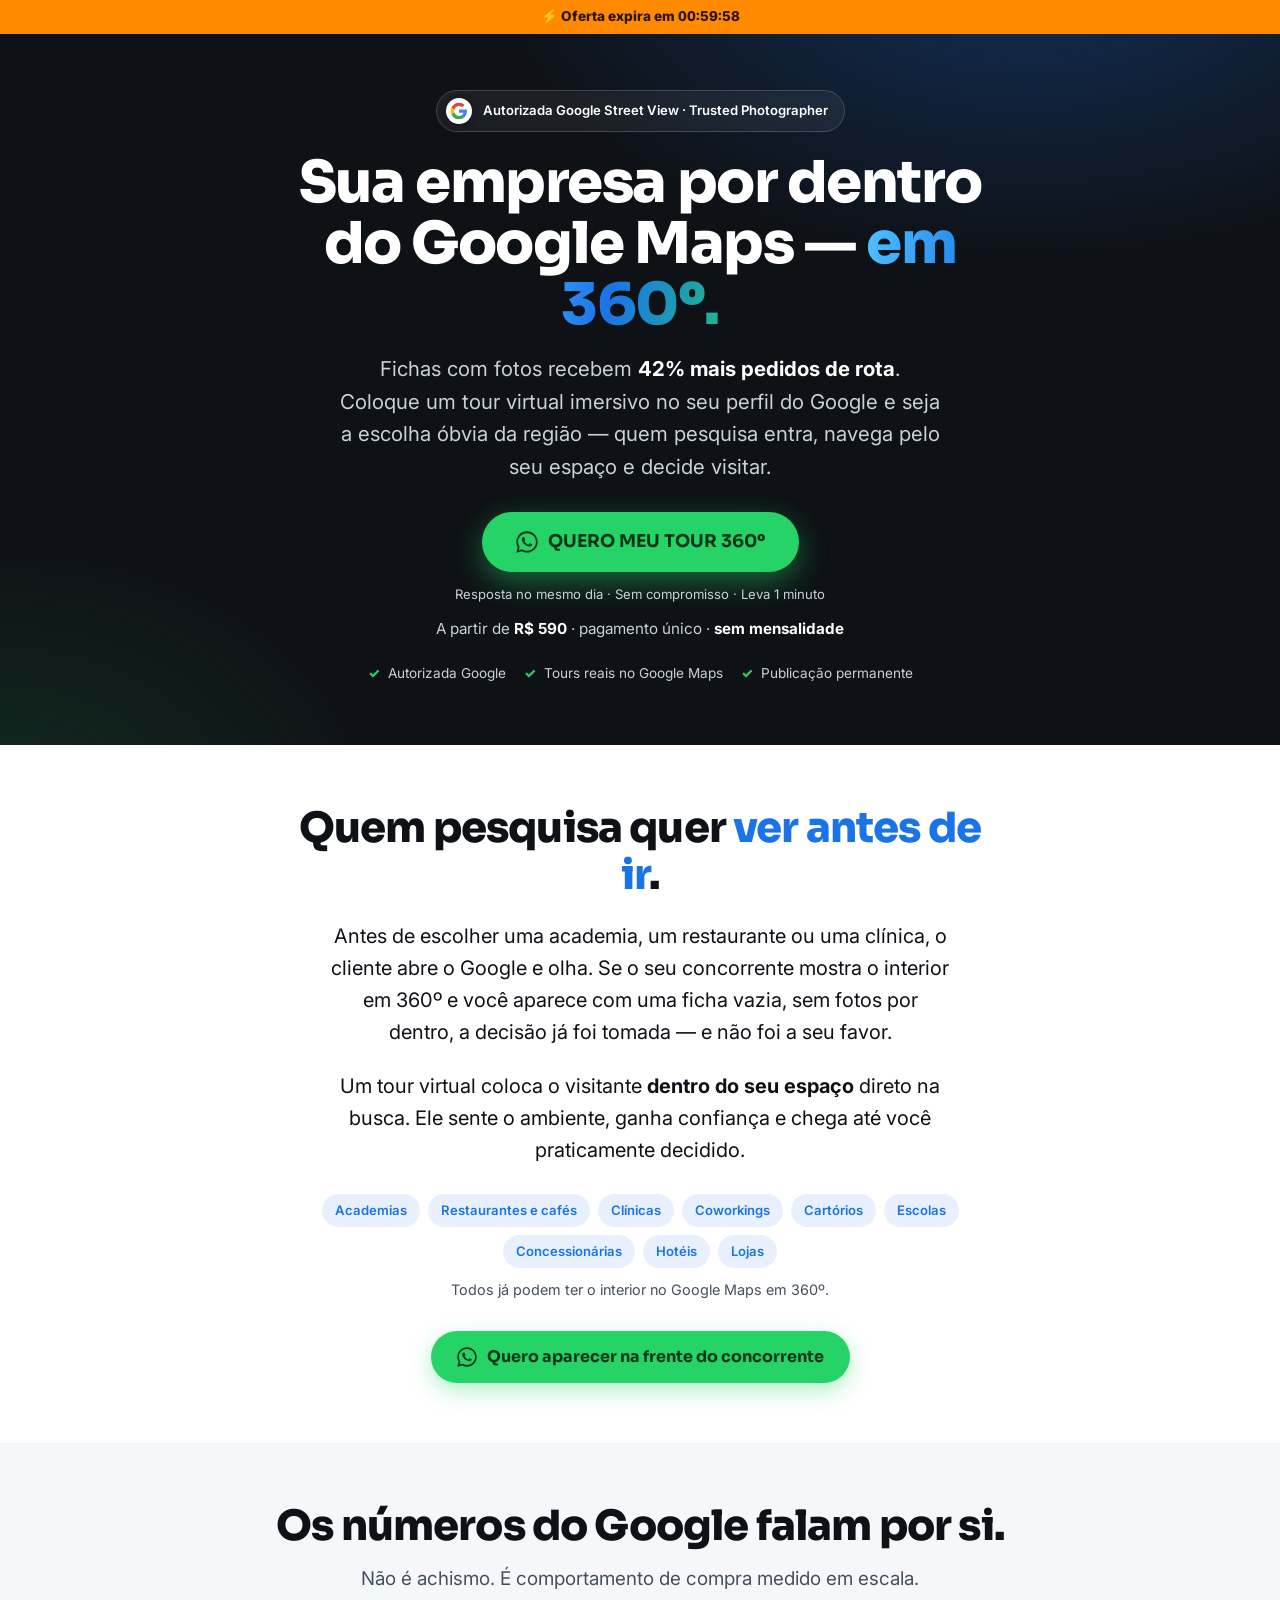
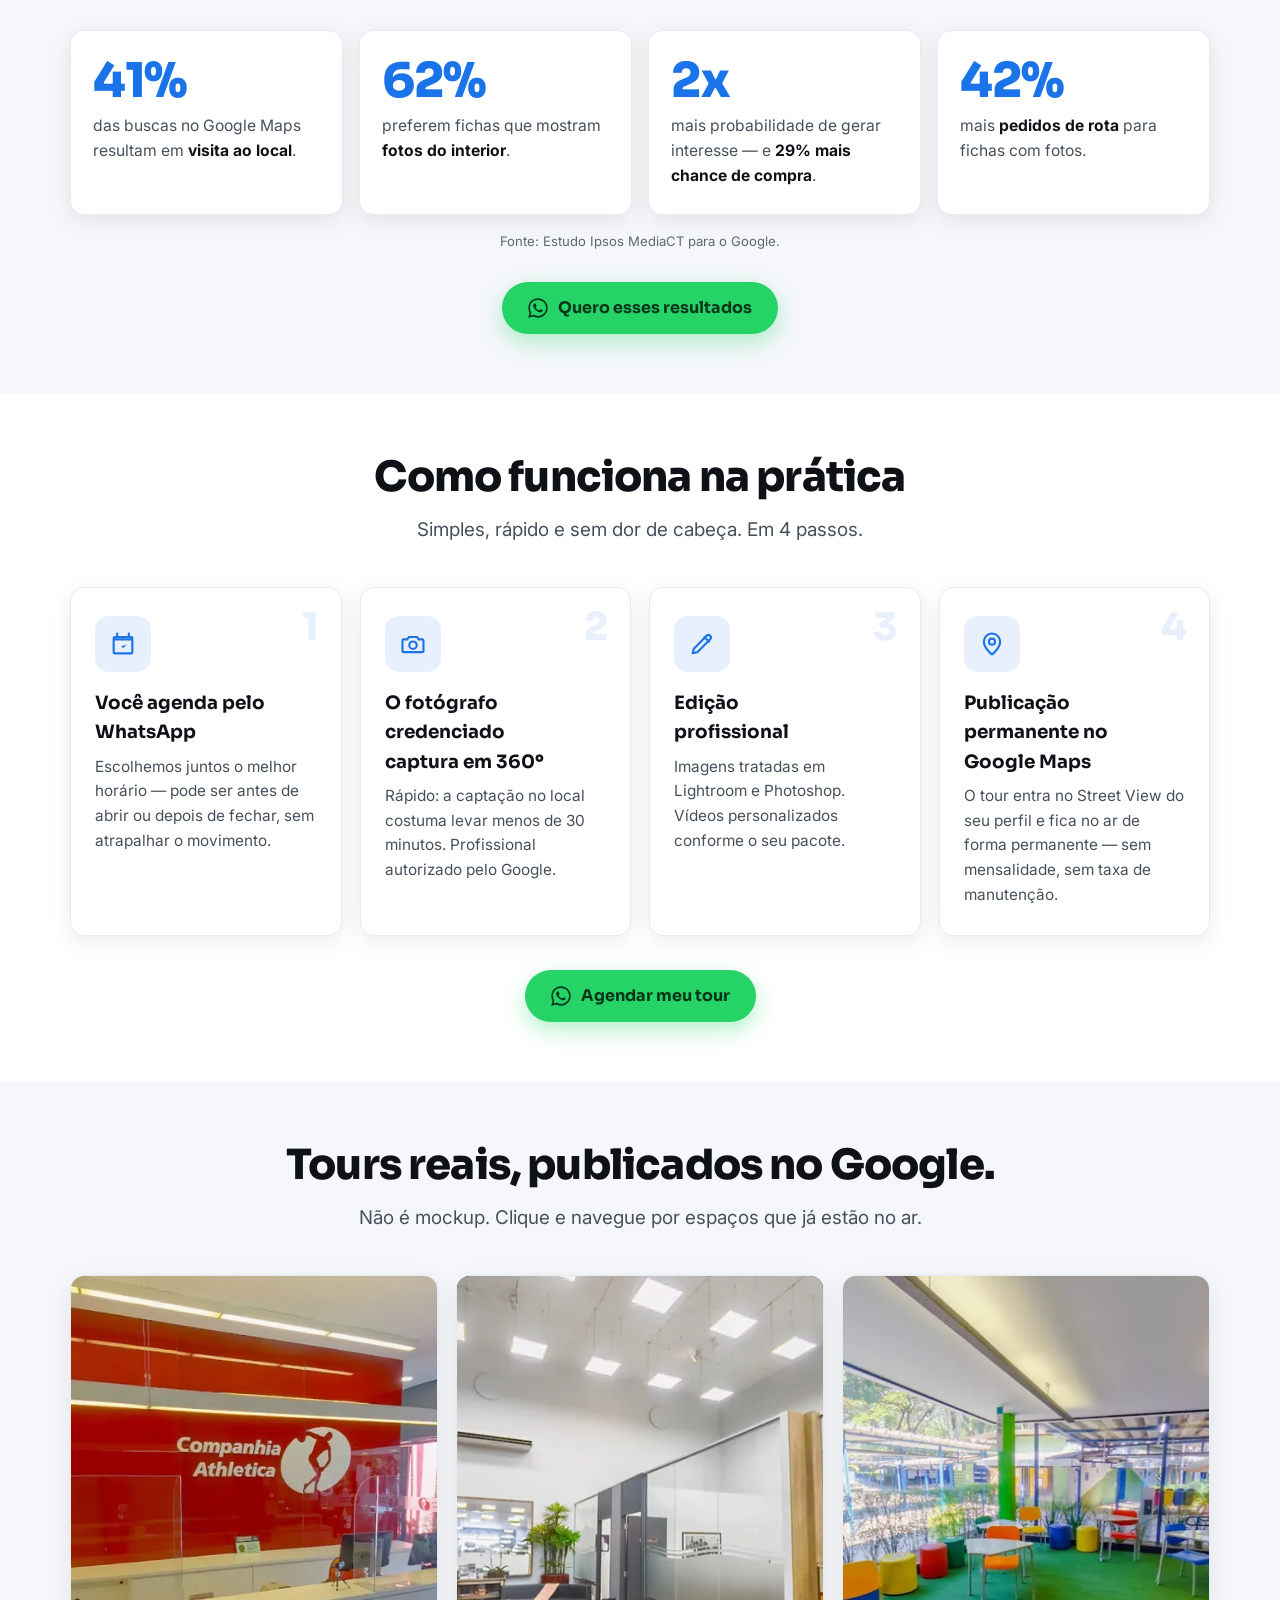
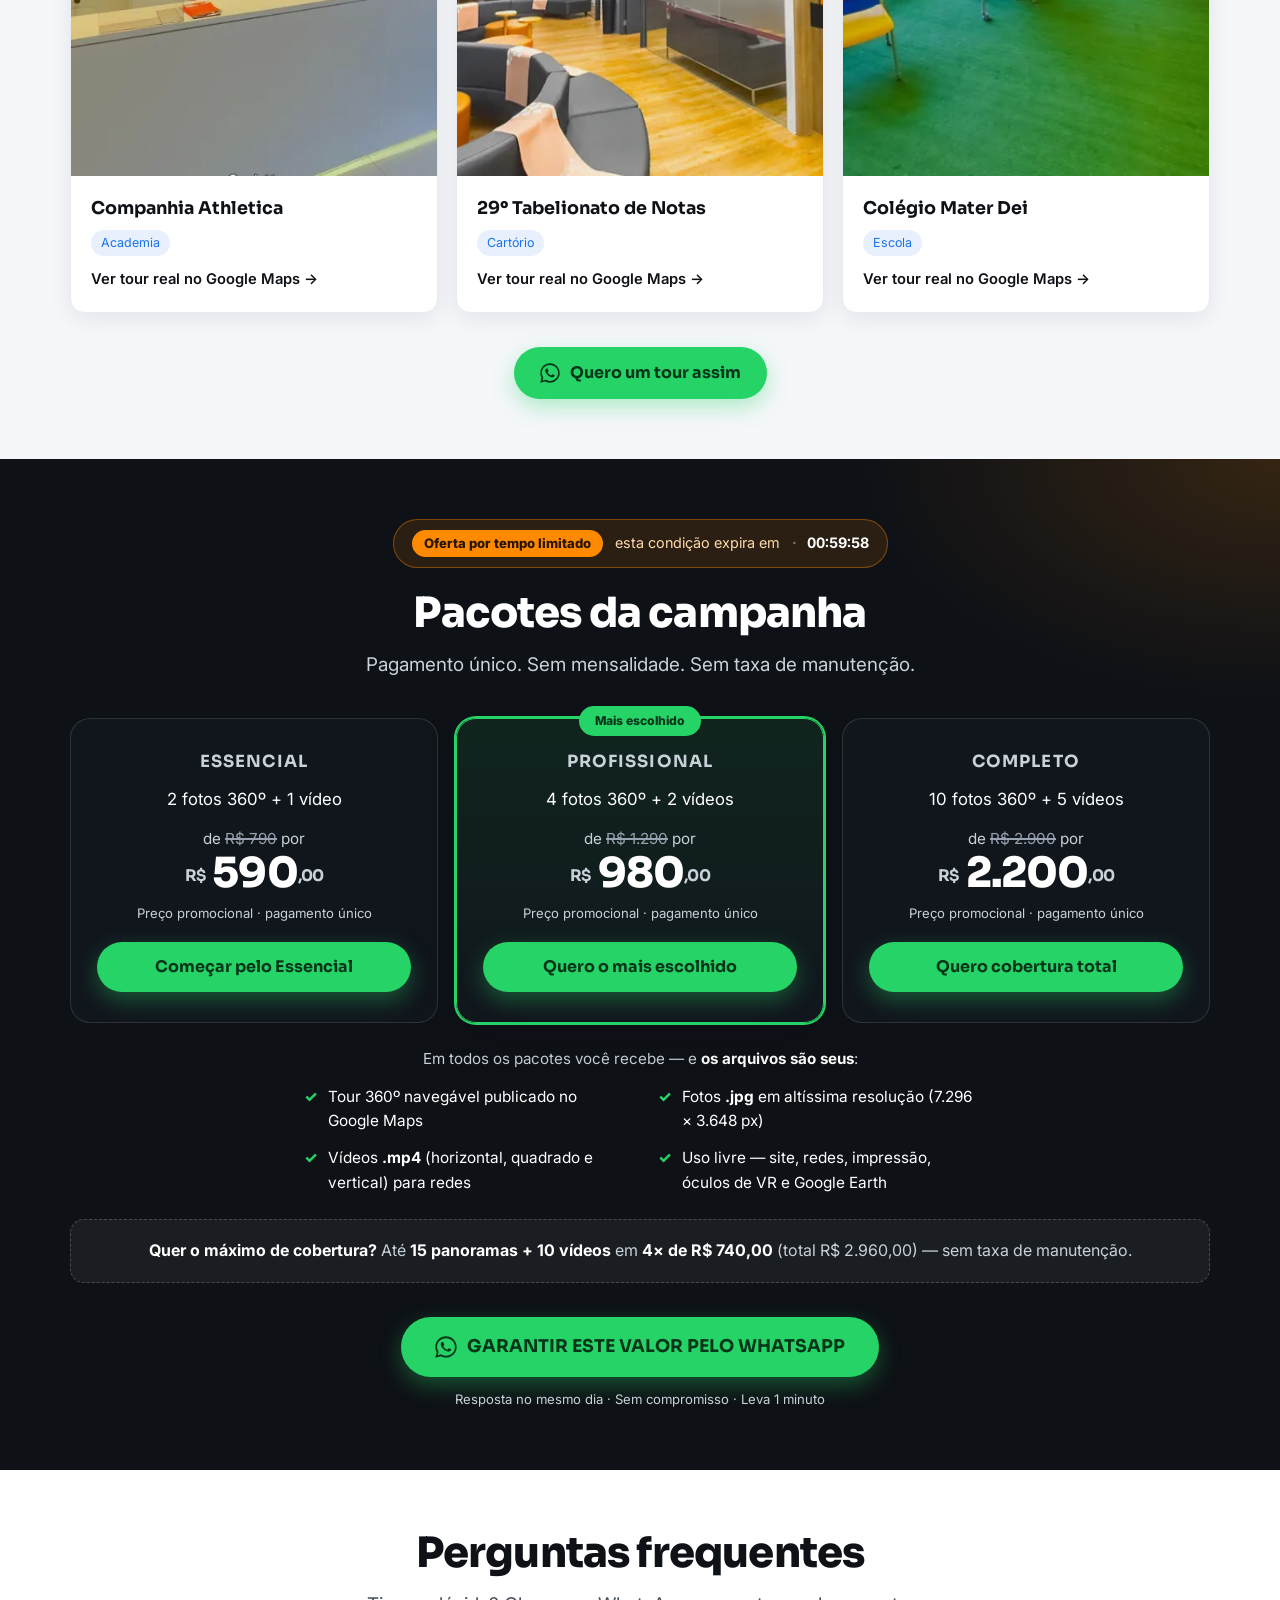
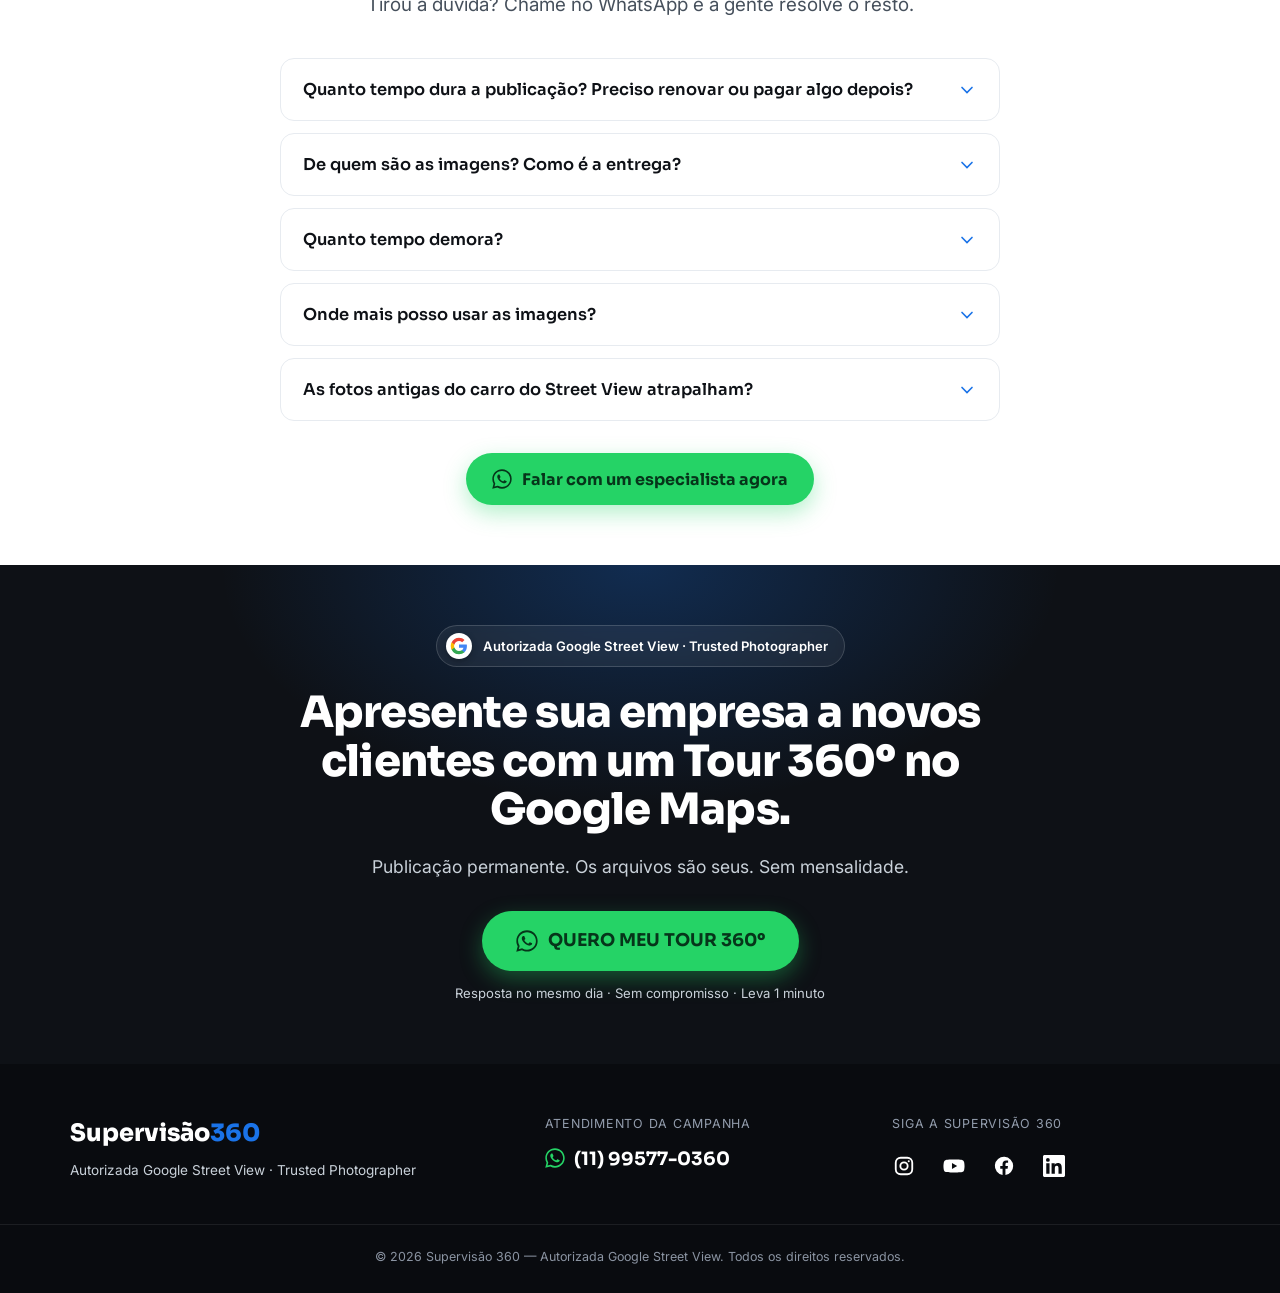
<file: index.html>
<!DOCTYPE html>
<html lang="pt-BR">
<head>
  <meta charset="UTF-8" />
  <meta name="viewport" content="width=device-width, initial-scale=1.0" />

  <!-- Marca JS como disponível ANTES do paint: o estado escondido das animações
       (.reveal) só vale quando há JS. Sem JS, o conteúdo aparece normalmente. -->
  <script>document.documentElement.classList.add('js');</script>

  <!-- ====================================================================== -->
  <!-- SEO / OPEN GRAPH  (⚠️ AJUSTAR: domínio final em og:url e og:image)     -->
  <!-- ====================================================================== -->
  <title>Tour Virtual 360º no Google Maps · Street View | Supervisão 360</title>
  <meta name="description" content="Tour virtual 360º no perfil da sua empresa no Google Maps. Fichas com fotos recebem 42% mais pedidos de rota. Autorizada Google Street View. Sem mensalidade." />
  <meta name="robots" content="index, follow" />
  <link rel="canonical" href="https://supervisao.com.br/" />

  <!-- Open Graph (⚠️ AJUSTAR: troque para URL absoluta com o domínio final) -->
  <meta property="og:type" content="website" />
  <meta property="og:locale" content="pt_BR" />
  <meta property="og:site_name" content="Supervisão 360" />
  <meta property="og:title" content="Sua empresa por dentro do Google Maps — em 360º" />
  <meta property="og:description" content="Tour virtual imersivo no seu perfil do Google. Mais visitas, mais clientes. Autorizada Google Street View. Publicação permanente, sem mensalidade." />
  <meta property="og:image" content="https://supervisao.com.br/assets/og-image.jpg" />
  <meta property="og:image:width" content="1200" />
  <meta property="og:image:height" content="630" />
  <meta property="og:url" content="https://supervisao.com.br/" />

  <!-- Twitter -->
  <meta name="twitter:card" content="summary_large_image" />
  <meta name="twitter:title" content="Sua empresa por dentro do Google Maps — em 360º" />
  <meta name="twitter:description" content="Tour virtual imersivo no seu perfil do Google. Autorizada Google Street View. Publicação permanente." />
  <meta name="twitter:image" content="https://supervisao.com.br/assets/og-image.jpg" />

  <meta name="theme-color" content="#0E1116" />
  <link rel="icon" type="image/svg+xml" href="assets/favicon.svg" />
  <link rel="apple-touch-icon" href="assets/favicon.svg" />

  <!-- Fonts: preconnect + carregamento NÃO-bloqueante (media=print -> all no onload).
       Pesos enxutos (Inter 400/600/700, Sora 600/700/800) — só o que é usado. -->
  <link rel="preconnect" href="https://fonts.googleapis.com" />
  <link rel="preconnect" href="https://fonts.gstatic.com" crossorigin />
  <link rel="stylesheet" href="https://fonts.googleapis.com/css2?family=Inter:wght@400;600;700&family=Sora:wght@600;700;800&display=swap" media="print" onload="this.media='all'" />
  <noscript>
    <link rel="stylesheet" href="https://fonts.googleapis.com/css2?family=Inter:wght@400;600;700&family=Sora:wght@600;700;800&display=swap" />
  </noscript>

  <link rel="stylesheet" href="style.css" />

  <!-- ====================================================================== -->
  <!-- PIXELS DE RASTREAMENTO  (⚠️ AJUSTAR: cole os IDs reais e descomente)    -->
  <!-- O disparo de conversão no clique do WhatsApp está em script.js         -->
  <!-- ====================================================================== -->

  <!-- ===== Meta Pixel (Facebook) — ⚠️ AJUSTAR: substitua SEU_PIXEL_ID ===== -->
  <!--
  <script>
    !function(f,b,e,v,n,t,s)
    {if(f.fbq)return;n=f.fbq=function(){n.callMethod?
    n.callMethod.apply(n,arguments):n.queue.push(arguments)};
    if(!f._fbq)f._fbq=n;n.push=n;n.loaded=!0;n.version='2.0';
    n.queue=[];t=b.createElement(e);t.async=!0;
    t.src=v;s=b.getElementsByTagName(e)[0];
    s.parentNode.insertBefore(t,s)}(window, document,'script',
    'https://connect.facebook.net/en_US/fbevents.js');
    fbq('init', 'SEU_PIXEL_ID');
    fbq('track', 'PageView');
  </script>
  <noscript><img height="1" width="1" style="display:none"
    src="https://www.facebook.com/tr?id=SEU_PIXEL_ID&ev=PageView&noscript=1"/></noscript>
  -->

  <!-- ===== Google Tag (gtag.js) — ⚠️ AJUSTAR: substitua G-XXXXXXX ===== -->
  <!--
  <script async src="https://www.googletagmanager.com/gtag/js?id=G-XXXXXXX"></script>
  <script>
    window.dataLayer = window.dataLayer || [];
    function gtag(){dataLayer.push(arguments);}
    gtag('js', new Date());
    gtag('config', 'G-XXXXXXX');
  </script>
  -->

  <!-- ===== Dados estruturados (JSON-LD): Organização + FAQ ===== -->
  <script type="application/ld+json">
  {
    "@context": "https://schema.org",
    "@type": "LocalBusiness",
    "name": "Supervisão 360",
    "description": "Autorizada Google Street View (Trusted Photographer). Produção e publicação de tours virtuais 360º no Google Maps para estabelecimentos físicos.",
    "url": "https://supervisao.com.br/",
    "telephone": "+5511995770360",
    "image": "https://supervisao.com.br/assets/og-image.jpg",
    "sameAs": [
      "https://www.instagram.com/supervisaogoogle360/",
      "https://www.youtube.com/@supervisao360",
      "https://www.facebook.com/supervisao360",
      "https://www.linkedin.com/company/supervisao360/"
    ]
  }
  </script>
  <script type="application/ld+json">
  {
    "@context": "https://schema.org",
    "@type": "FAQPage",
    "mainEntity": [
      { "@type": "Question", "name": "Quanto tempo dura a publicação? Preciso renovar ou pagar algo depois?", "acceptedAnswer": { "@type": "Answer", "text": "A publicação é permanente, sem custos fixos posteriores. O tour fica integrado ao Street View e distribuído na plataforma do Google indefinidamente, conforme os termos do Google. Não há mensalidade nem taxa de manutenção." } },
      { "@type": "Question", "name": "De quem são as imagens? Como é a entrega?", "acceptedAnswer": { "@type": "Answer", "text": "Todos os arquivos pertencem ao cliente. Cada panorama é entregue em .jpg com 7.296 × 3.648 px e os vídeos em .mp4 nos formatos horizontal, quadrado e vertical." } },
      { "@type": "Question", "name": "Quanto tempo demora?", "acceptedAnswer": { "@type": "Answer", "text": "A captação no local geralmente leva menos de 30 minutos. Depois vem o processamento em Lightroom, a edição em Photoshop e a montagem do tour com os links internos entre os panoramas." } },
      { "@type": "Question", "name": "Onde mais posso usar as imagens?", "acceptedAnswer": { "@type": "Answer", "text": "Além do Google Maps, as imagens ficam disponíveis no Google Earth e podem ser usadas em óculos de VR, redes sociais, site e impressão. Os vídeos servem para website, redes e mensagens." } },
      { "@type": "Question", "name": "As fotos antigas do carro do Street View atrapalham?", "acceptedAnswer": { "@type": "Answer", "text": "As fotos novas ganham evidência: imagens recentes aparecem em destaque. O Street View mantém o histórico arquivado por data, mas o posicionamento do que aparece primeiro é definido pelo algoritmo do Google." } }
    ]
  }
  </script>
</head>

<body>

  <!-- ====================================================================== -->
  <!-- SPRITE DE ÍCONES (definido 1x; reutilizado via <use>)                  -->
  <!-- ====================================================================== -->
  <svg aria-hidden="true" focusable="false" style="position:absolute;width:0;height:0;overflow:hidden" xmlns="http://www.w3.org/2000/svg">
    <symbol id="ic-wa" viewBox="0 0 32 32">
      <path fill="currentColor" d="M16 .4C7.4.4.5 7.3.5 15.9c0 2.8.7 5.4 2 7.7L.4 31.6l8.2-2.1c2.2 1.2 4.8 1.9 7.4 1.9 8.6 0 15.5-6.9 15.5-15.5S24.6.4 16 .4zm0 28.3c-2.4 0-4.6-.6-6.6-1.8l-.5-.3-4.9 1.3 1.3-4.8-.3-.5a12.7 12.7 0 0 1-2-6.9C3 9 8.8 3.3 16 3.3S29 9 29 16.1 23.2 28.7 16 28.7zm7.1-9.5c-.4-.2-2.3-1.1-2.6-1.3-.4-.1-.6-.2-.9.2-.3.4-1 1.3-1.2 1.5-.2.2-.4.3-.8.1-.4-.2-1.6-.6-3.1-1.9-1.1-1-1.9-2.3-2.2-2.7-.2-.4 0-.6.2-.8l.6-.7c.2-.2.3-.4.4-.6.1-.2 0-.5 0-.7-.1-.2-.9-2.1-1.2-2.9-.3-.8-.6-.7-.9-.7h-.7c-.2 0-.6.1-1 .5-.3.4-1.3 1.3-1.3 3.1s1.3 3.6 1.5 3.9c.2.2 2.6 4 6.3 5.6.9.4 1.6.6 2.1.8.9.3 1.7.2 2.3.1.7-.1 2.3-.9 2.6-1.8.3-.9.3-1.7.2-1.8-.1-.2-.3-.3-.7-.5z"/>
    </symbol>
    <symbol id="ic-google" viewBox="0 0 24 24">
      <path fill="#4285F4" d="M22.56 12.25c0-.78-.07-1.53-.2-2.25H12v4.26h5.92a5.06 5.06 0 0 1-2.2 3.32v2.77h3.57c2.08-1.92 3.27-4.74 3.27-8.1z"/>
      <path fill="#34A853" d="M12 23c2.97 0 5.46-.98 7.28-2.66l-3.57-2.77c-.99.66-2.26 1.06-3.71 1.06-2.86 0-5.29-1.93-6.16-4.53H2.18v2.84A11 11 0 0 0 12 23z"/>
      <path fill="#FBBC05" d="M5.84 14.1a6.6 6.6 0 0 1 0-4.2V7.06H2.18a11 11 0 0 0 0 9.88l3.66-2.84z"/>
      <path fill="#EA4335" d="M12 5.38c1.62 0 3.06.56 4.21 1.64l3.15-3.15C17.45 2.09 14.97 1 12 1 7.7 1 3.99 3.47 2.18 7.06l3.66 2.84C6.71 7.3 9.14 5.38 12 5.38z"/>
    </symbol>
    <symbol id="ic-check" viewBox="0 0 24 24">
      <circle cx="12" cy="12" r="11" fill="#1FB855"/>
      <path fill="none" stroke="#fff" stroke-width="2.2" stroke-linecap="round" stroke-linejoin="round" d="m7 12.5 3.2 3.2L17 8.5"/>
    </symbol>
    <symbol id="ic-chev" viewBox="0 0 24 24">
      <path fill="none" stroke="currentColor" stroke-width="2" stroke-linecap="round" d="m6 9 6 6 6-6"/>
    </symbol>
  </svg>

  <!-- Faixa de urgência: cronômetro por sessão (FLASH_MINUTES em script.js). -->
  <div class="promo-bar" id="promo-bar">
    ⚡ <strong>Oferta expira em <span id="flash-countdown" class="flash-num">01:00:00</span></strong>
  </div>

  <!-- ====================================================================== -->
  <!-- 1. HERO  (sem .reveal: pinta imediatamente — protege o LCP)            -->
  <!-- ====================================================================== -->
  <header class="hero" id="topo">
    <div class="container hero__grid">
      <div class="hero__content">

        <span class="badge-authority">
          <svg class="badge-authority__icon" width="18" height="18" aria-hidden="true"><use href="#ic-google"/></svg>
          Autorizada Google Street View · Trusted Photographer
        </span>

        <h1 class="hero__title">
          Sua empresa por dentro do Google&nbsp;Maps — <span class="text-grad">em 360º.</span>
        </h1>

        <p class="hero__subtitle">
          Fichas com fotos recebem <strong>42% mais pedidos de rota</strong>. Coloque um
          tour virtual imersivo no seu perfil do Google e seja a escolha óbvia da região —
          quem pesquisa entra, navega pelo seu espaço e decide visitar.
        </p>

        <a class="btn btn--whatsapp btn--lg js-wa"
           data-wa-context="hero" data-track-label="cta_hero"
           aria-label="Falar no WhatsApp e pedir meu Tour Virtual 360º">
          <svg class="btn__wa-icon" width="22" height="22" aria-hidden="true"><use href="#ic-wa"/></svg>
          QUERO MEU TOUR 360º
        </a>
        <p class="cta-reassure">Resposta no mesmo dia · Sem compromisso · Leva 1 minuto</p>
        <p class="hero__price">A partir de <strong>R$&nbsp;590</strong> · pagamento único · <strong>sem mensalidade</strong></p>

        <ul class="hero__proof" aria-label="Diferenciais">
          <li>Autorizada Google</li>
          <li>Tours reais no Google Maps</li>
          <li>Publicação permanente</li>
        </ul>
        <!-- ⚠️ AJUSTAR (opcional): se o cliente confirmar o número real de
             estabelecimentos publicados, troque um <li> acima por algo como
             "+120 estabelecimentos publicados". NÃO inventar o número. -->
      </div>

    </div>
  </header>

  <!-- ====================================================================== -->
  <!-- 2. O PROBLEMA / A VIRADA                                               -->
  <!-- ====================================================================== -->
  <section class="section problem">
    <div class="container narrow center">
      <h2 class="section__title reveal">Quem pesquisa quer <span class="text-blue">ver antes de ir</span>.</h2>
      <p class="section__lead reveal">
        Antes de escolher uma academia, um restaurante ou uma clínica, o cliente abre o
        Google e olha. Se o seu concorrente mostra o interior em 360º e você aparece com
        uma ficha vazia, sem fotos por dentro, a decisão já foi tomada — e não foi a seu favor.
      </p>
      <p class="section__lead reveal">
        Um tour virtual coloca o visitante <strong>dentro do seu espaço</strong> direto na busca.
        Ele sente o ambiente, ganha confiança e chega até você praticamente decidido.
      </p>

      <ul class="segments reveal" aria-label="Segmentos atendidos">
        <li>Academias</li>
        <li>Restaurantes e cafés</li>
        <li>Clínicas</li>
        <li>Coworkings</li>
        <li>Cartórios</li>
        <li>Escolas</li>
        <li>Concessionárias</li>
        <li>Hotéis</li>
        <li>Lojas</li>
      </ul>
      <p class="segments__note reveal">Todos já podem ter o interior no Google Maps em 360º.</p>

      <a class="btn btn--whatsapp js-wa reveal"
         data-wa-context="problema" data-track-label="cta_problema"
         aria-label="Falar no WhatsApp sobre o tour virtual 360º">
        <svg class="btn__wa-icon" width="20" height="20" aria-hidden="true"><use href="#ic-wa"/></svg>
        Quero aparecer na frente do concorrente
      </a>
    </div>
  </section>

  <!-- ====================================================================== -->
  <!-- 4. DADOS / ROI (Ipsos MediaCT para o Google)                          -->
  <!-- ====================================================================== -->
  <section class="section section--alt data">
    <div class="container">
      <div class="center">
        <h2 class="section__title reveal">Os números do Google falam por si.</h2>
        <p class="section__lead reveal">Não é achismo. É comportamento de compra medido em escala.</p>
      </div>

      <div class="data__grid">
        <div class="stat reveal">
          <span class="stat__num" data-count="41" data-suffix="%">41%</span>
          <p class="stat__desc">das buscas no Google Maps resultam em <strong>visita ao local</strong>.</p>
        </div>
        <div class="stat reveal">
          <span class="stat__num" data-count="62" data-suffix="%">62%</span>
          <p class="stat__desc">preferem fichas que mostram <strong>fotos do interior</strong>.</p>
        </div>
        <div class="stat reveal">
          <span class="stat__num">2x</span>
          <p class="stat__desc">mais probabilidade de gerar interesse — e <strong>29% mais chance de compra</strong>.</p>
        </div>
        <div class="stat reveal">
          <span class="stat__num" data-count="42" data-suffix="%">42%</span>
          <p class="stat__desc">mais <strong>pedidos de rota</strong> para fichas com fotos.</p>
        </div>
      </div>

      <p class="data__source reveal">Fonte: Estudo Ipsos MediaCT para o Google.</p>

      <div class="center">
        <a class="btn btn--whatsapp js-wa reveal"
           data-wa-context="dados" data-track-label="cta_dados"
           aria-label="Falar no WhatsApp para colocar meu negócio nesses números">
          <svg class="btn__wa-icon" width="20" height="20" aria-hidden="true"><use href="#ic-wa"/></svg>
          Quero esses resultados
        </a>
      </div>
    </div>
  </section>

  <!-- ====================================================================== -->
  <!-- 5. COMO FUNCIONA (4 passos)                                            -->
  <!-- ====================================================================== -->
  <section class="section how">
    <div class="container">
      <div class="center">
        <h2 class="section__title reveal">Como funciona na prática</h2>
        <p class="section__lead reveal">Simples, rápido e sem dor de cabeça. Em 4 passos.</p>
      </div>

      <ol class="how__grid">
        <li class="step reveal">
          <span class="step__num" aria-hidden="true">1</span>
          <span class="step__icon" aria-hidden="true">
            <svg viewBox="0 0 24 24" width="28" height="28"><path fill="none" stroke="#1A73E8" stroke-width="1.8" stroke-linecap="round" d="M7 3v3m10-3v3M4 8h16M5 6h14a1 1 0 0 1 1 1v12a1 1 0 0 1-1 1H5a1 1 0 0 1-1-1V7a1 1 0 0 1 1-1z"/><path fill="#1A73E8" d="m10.5 14 1.6 1.6 3-3.2"/></svg>
          </span>
          <h3 class="step__title">Você agenda pelo WhatsApp</h3>
          <p class="step__desc">Escolhemos juntos o melhor horário — pode ser antes de abrir ou depois de fechar, sem atrapalhar o movimento.</p>
        </li>
        <li class="step reveal">
          <span class="step__num" aria-hidden="true">2</span>
          <span class="step__icon" aria-hidden="true">
            <svg viewBox="0 0 24 24" width="28" height="28"><path fill="none" stroke="#1A73E8" stroke-width="1.8" d="M4 8h3l1.5-2h7L17 8h3a1 1 0 0 1 1 1v9a1 1 0 0 1-1 1H4a1 1 0 0 1-1-1V9a1 1 0 0 1 1-1z"/><circle cx="12" cy="13" r="3.2" fill="none" stroke="#1A73E8" stroke-width="1.8"/></svg>
          </span>
          <h3 class="step__title">O fotógrafo credenciado captura em 360º</h3>
          <p class="step__desc">Rápido: a captação no local costuma levar menos de 30 minutos. Profissional autorizado pelo Google.</p>
        </li>
        <li class="step reveal">
          <span class="step__num" aria-hidden="true">3</span>
          <span class="step__icon" aria-hidden="true">
            <svg viewBox="0 0 24 24" width="28" height="28"><path fill="none" stroke="#1A73E8" stroke-width="1.8" stroke-linecap="round" stroke-linejoin="round" d="m14 6 4 4M4 20l1-4L16 5a2 2 0 0 1 3 3L8 19l-4 1z"/></svg>
          </span>
          <h3 class="step__title">Edição profissional</h3>
          <p class="step__desc">Imagens tratadas em Lightroom e Photoshop. Vídeos personalizados conforme o seu pacote.</p>
        </li>
        <li class="step reveal">
          <span class="step__num" aria-hidden="true">4</span>
          <span class="step__icon" aria-hidden="true">
            <svg viewBox="0 0 24 24" width="28" height="28"><path fill="none" stroke="#1A73E8" stroke-width="1.8" d="M12 21s7-5.5 7-11a7 7 0 1 0-14 0c0 5.5 7 11 7 11z"/><circle cx="12" cy="10" r="2.6" fill="none" stroke="#1A73E8" stroke-width="1.8"/></svg>
          </span>
          <h3 class="step__title">Publicação permanente no Google Maps</h3>
          <p class="step__desc">O tour entra no Street View do seu perfil e fica no ar de forma permanente — sem mensalidade, sem taxa de manutenção.</p>
        </li>
      </ol>

      <div class="center">
        <a class="btn btn--whatsapp js-wa reveal"
           data-wa-context="como_funciona" data-track-label="cta_como_funciona"
           aria-label="Falar no WhatsApp para agendar o tour 360º">
          <svg class="btn__wa-icon" width="20" height="20" aria-hidden="true"><use href="#ic-wa"/></svg>
          Agendar meu tour
        </a>
      </div>
    </div>
  </section>

  <!-- ====================================================================== -->
  <!-- 6. GALERIA DE TOURS REAIS                                              -->
  <!-- ====================================================================== -->
  <section class="section section--alt gallery">
    <div class="container">
      <div class="center">
        <h2 class="section__title reveal">Tours reais, publicados no Google.</h2>
        <p class="section__lead reveal">Não é mockup. Clique e navegue por espaços que já estão no ar.</p>
      </div>

      <!-- Thumbnails .webp reais e otimizadas (assets/images/), com loading="lazy".
           Os links abaixo são REAIS (extraídos do site institucional). -->
      <div class="gallery__grid">

        <a class="tour-card reveal" href="https://goo.gl/maps/jH2p1vk9M58bKJk57" target="_blank" rel="noopener" data-track-label="tour_companhia_athletica" aria-label="Ver tour real da Companhia Athletica (academia) no Google Maps — abre em nova aba">
          <img class="tour-card__thumb" src="assets/images/ciaathletica.webp" alt="Tour virtual 360º (Street View) da academia Companhia Athletica no Google Maps" width="800" height="500" loading="lazy" decoding="async" />
          <div class="tour-card__body">
            <h3 class="tour-card__name">Companhia Athletica</h3>
            <span class="tour-card__cat">Academia</span>
            <span class="tour-card__link">Ver tour real no Google Maps <span aria-hidden="true">→</span></span>
          </div>
        </a>

        <a class="tour-card reveal" href="https://goo.gl/maps/kPEXGrYg3cuVrKXn8" target="_blank" rel="noopener" data-track-label="tour_cartorio" aria-label="Ver tour real do 29º Tabelionato de Notas no Google Maps — abre em nova aba">
          <img class="tour-card__thumb" src="assets/images/tabeliaodenotas.webp" alt="Tour virtual 360º (Street View) do cartório 29º Tabelionato de Notas no Google Maps" width="800" height="500" loading="lazy" decoding="async" style="object-position: 28% center;" />
          <div class="tour-card__body">
            <h3 class="tour-card__name">29º Tabelionato de Notas</h3>
            <span class="tour-card__cat">Cartório</span>
            <span class="tour-card__link">Ver tour real no Google Maps <span aria-hidden="true">→</span></span>
          </div>
        </a>

        <a class="tour-card reveal" href="https://goo.gl/maps/6zkHBG5EDCZabGjo8" target="_blank" rel="noopener" data-track-label="tour_mater_dei" aria-label="Ver tour real do Colégio Mater Dei no Google Maps — abre em nova aba">
          <img class="tour-card__thumb" src="assets/images/colegiomaterdei.webp" alt="Tour virtual 360º (Street View) da escola Colégio Mater Dei no Google Maps" width="800" height="500" loading="lazy" decoding="async" />
          <div class="tour-card__body">
            <h3 class="tour-card__name">Colégio Mater Dei</h3>
            <span class="tour-card__cat">Escola</span>
            <span class="tour-card__link">Ver tour real no Google Maps <span aria-hidden="true">→</span></span>
          </div>
        </a>

      </div>

      <div class="center">
        <a class="btn btn--whatsapp js-wa reveal"
           data-wa-context="galeria" data-track-label="cta_galeria"
           aria-label="Falar no WhatsApp e ter um tour como esses">
          <svg class="btn__wa-icon" width="20" height="20" aria-hidden="true"><use href="#ic-wa"/></svg>
          Quero um tour assim
        </a>
      </div>
    </div>
  </section>

  <!-- ====================================================================== -->
  <!-- 7. OFERTA / PROMOÇÃO + O QUE VOCÊ RECEBE (urgência real)               -->
  <!-- ====================================================================== -->
  <section class="section section--dark offer" id="oferta">
    <div class="container">
      <div class="center">
        <!-- Cronômetro por sessão (mesmo relógio da faixa do topo) -->
        <div class="promo-flag reveal" id="promo-flag">
          <span class="promo-flag__pill">Oferta por tempo limitado</span>
          <span class="promo-flag__text">esta condição expira em</span>
          <span class="promo-flag__count flash-num" id="promo-countdown" aria-live="polite">01:00:00</span>
        </div>
        <!-- ⚠️ AJUSTAR: a duração do cronômetro está em script.js (FLASH_MINUTES).
             É urgência por sessão (reinicia a cada reload), não um prazo real. -->

        <h2 class="section__title reveal">Pacotes da campanha</h2>
        <p class="section__lead reveal">Pagamento único. Sem mensalidade. Sem taxa de manutenção.</p>
      </div>

      <!-- ⚠️ AJUSTAR: valores e pacotes. Os preços riscados "de R$X" (.price-card__was)
           são PLACEHOLDERS — troque pelo PREÇO REGULAR REAL (fora da promoção).
           Desconto inventado é propaganda enganosa (CDC/Procon) e pode reprovar o
           anúncio. Se não existir preço cheio real, REMOVA as linhas .price-card__was. -->
      <div class="pricing">
        <div class="price-card reveal">
          <h3 class="price-card__name">Essencial</h3>
          <p class="price-card__items">2 fotos 360º + 1 vídeo</p>
          <p class="price-card__was">de <s>R$&nbsp;790</s> por</p>
          <p class="price-card__value" aria-label="de 790 por 590 reais na promoção, pagamento único"><span class="price-card__cents" aria-hidden="true">R$</span> 590<span class="price-card__cents" aria-hidden="true">,00</span></p>
          <p class="price-card__note">Preço promocional · pagamento único</p>
          <a class="btn btn--whatsapp btn--block js-wa" data-wa-context="pacote_essencial" data-track-label="cta_pacote_essencial" aria-label="Começar pelo pacote Essencial no WhatsApp">Começar pelo Essencial</a>
        </div>

        <div class="price-card price-card--featured reveal">
          <span class="price-card__tag">Mais escolhido</span>
          <h3 class="price-card__name">Profissional</h3>
          <p class="price-card__items">4 fotos 360º + 2 vídeos</p>
          <p class="price-card__was">de <s>R$&nbsp;1.290</s> por</p>
          <p class="price-card__value" aria-label="de 1290 por 980 reais na promoção, pagamento único"><span class="price-card__cents" aria-hidden="true">R$</span> 980<span class="price-card__cents" aria-hidden="true">,00</span></p>
          <p class="price-card__note">Preço promocional · pagamento único</p>
          <a class="btn btn--whatsapp btn--block js-wa" data-wa-context="pacote_profissional" data-track-label="cta_pacote_profissional" aria-label="Quero o pacote Profissional (mais escolhido) no WhatsApp">Quero o mais escolhido</a>
        </div>

        <div class="price-card reveal">
          <h3 class="price-card__name">Completo</h3>
          <p class="price-card__items">10 fotos 360º + 5 vídeos</p>
          <p class="price-card__was">de <s>R$&nbsp;2.900</s> por</p>
          <p class="price-card__value" aria-label="de 2900 por 2200 reais na promoção, pagamento único"><span class="price-card__cents" aria-hidden="true">R$</span> 2.200<span class="price-card__cents" aria-hidden="true">,00</span></p>
          <p class="price-card__note">Preço promocional · pagamento único</p>
          <a class="btn btn--whatsapp btn--block js-wa" data-wa-context="pacote_completo" data-track-label="cta_pacote_completo" aria-label="Quero cobertura total com o pacote Completo no WhatsApp">Quero cobertura total</a>
        </div>
      </div>

      <!-- O que está incluído em todos os pacotes (entregáveis) -->
      <div class="offer__includes reveal">
        <p class="offer__includes-label">Em todos os pacotes você recebe — e <strong>os arquivos são seus</strong>:</p>
        <ul class="offer__includes-list">
          <li>Tour 360º navegável publicado no Google Maps</li>
          <li>Fotos <strong>.jpg</strong> em altíssima resolução (7.296 × 3.648 px)</li>
          <li>Vídeos <strong>.mp4</strong> (horizontal, quadrado e vertical) para redes</li>
          <li>Uso livre — site, redes, impressão, óculos de VR e Google Earth</li>
        </ul>
      </div>

      <!-- Pacote parcelado em destaque (⚠️ AJUSTAR: confirmar se entra na campanha) -->
      <div class="offer__extra reveal">
        <strong>Quer o máximo de cobertura?</strong> Até <strong>15 panoramas + 10 vídeos</strong> em
        <strong>4× de R$ 740,00</strong> (total R$ 2.960,00) — sem taxa de manutenção.
      </div>

      <div class="center">
        <a class="btn btn--whatsapp btn--lg js-wa reveal"
           data-wa-context="oferta" data-track-label="cta_oferta"
           aria-label="Garantir este valor pelo WhatsApp">
          <svg class="btn__wa-icon" width="22" height="22" aria-hidden="true"><use href="#ic-wa"/></svg>
          GARANTIR ESTE VALOR PELO WHATSAPP
        </a>
        <p class="cta-reassure">Resposta no mesmo dia · Sem compromisso · Leva 1 minuto</p>
      </div>
    </div>
  </section>

  <!-- ====================================================================== -->
  <!-- 9. FAQ                                                                 -->
  <!-- ====================================================================== -->
  <section class="section faq">
    <div class="container narrow">
      <div class="center">
        <h2 class="section__title reveal">Perguntas frequentes</h2>
        <p class="section__lead reveal">Tirou a dúvida? Chame no WhatsApp e a gente resolve o resto.</p>
      </div>

      <div class="accordion">
        <div class="faq-item reveal">
          <h3 class="faq-item__h">
            <button class="faq-item__q" id="faq-q-1" aria-expanded="false" aria-controls="faq-a-1">
              <span>Quanto tempo dura a publicação? Preciso renovar ou pagar algo depois?</span>
              <svg class="faq-item__chev" width="20" height="20" aria-hidden="true"><use href="#ic-chev"/></svg>
            </button>
          </h3>
          <div class="faq-item__a" id="faq-a-1" role="region" aria-labelledby="faq-q-1" hidden><p>A publicação é <strong>permanente</strong>, sem custos fixos posteriores. O tour fica integrado ao Street View e distribuído na plataforma do Google indefinidamente, conforme os termos do Google. Não há mensalidade nem taxa de manutenção.</p></div>
        </div>

        <div class="faq-item reveal">
          <h3 class="faq-item__h">
            <button class="faq-item__q" id="faq-q-2" aria-expanded="false" aria-controls="faq-a-2">
              <span>De quem são as imagens? Como é a entrega?</span>
              <svg class="faq-item__chev" width="20" height="20" aria-hidden="true"><use href="#ic-chev"/></svg>
            </button>
          </h3>
          <div class="faq-item__a" id="faq-a-2" role="region" aria-labelledby="faq-q-2" hidden><p>Todos os arquivos <strong>pertencem ao cliente</strong>. Cada panorama é entregue em <strong>.jpg com 7.296 × 3.648 px</strong> e os vídeos em <strong>.mp4</strong> nos formatos horizontal (1.328×746), quadrado (736×736) e vertical (736×1.310).</p></div>
        </div>

        <div class="faq-item reveal">
          <h3 class="faq-item__h">
            <button class="faq-item__q" id="faq-q-4" aria-expanded="false" aria-controls="faq-a-4">
              <span>Quanto tempo demora?</span>
              <svg class="faq-item__chev" width="20" height="20" aria-hidden="true"><use href="#ic-chev"/></svg>
            </button>
          </h3>
          <div class="faq-item__a" id="faq-a-4" role="region" aria-labelledby="faq-q-4" hidden><p>A captação no local geralmente leva <strong>menos de 30 minutos</strong>. Depois vem o processamento em Lightroom, a edição em Photoshop e a montagem do tour com os links internos entre os panoramas.</p></div>
        </div>

        <div class="faq-item reveal">
          <h3 class="faq-item__h">
            <button class="faq-item__q" id="faq-q-5" aria-expanded="false" aria-controls="faq-a-5">
              <span>Onde mais posso usar as imagens?</span>
              <svg class="faq-item__chev" width="20" height="20" aria-hidden="true"><use href="#ic-chev"/></svg>
            </button>
          </h3>
          <div class="faq-item__a" id="faq-a-5" role="region" aria-labelledby="faq-q-5" hidden><p>Além do Google Maps, as imagens ficam disponíveis no <strong>Google Earth</strong> e podem ser usadas em <strong>óculos de VR</strong>, redes sociais, site e impressão. Os vídeos servem para website, redes e mensagens.</p></div>
        </div>

        <div class="faq-item reveal">
          <h3 class="faq-item__h">
            <button class="faq-item__q" id="faq-q-7" aria-expanded="false" aria-controls="faq-a-7">
              <span>As fotos antigas do carro do Street View atrapalham?</span>
              <svg class="faq-item__chev" width="20" height="20" aria-hidden="true"><use href="#ic-chev"/></svg>
            </button>
          </h3>
          <div class="faq-item__a" id="faq-a-7" role="region" aria-labelledby="faq-q-7" hidden><p>As fotos novas ganham evidência: imagens recentes aparecem em destaque. O Street View mantém o histórico arquivado por data, mas o posicionamento do que aparece primeiro é definido pelo algoritmo do Google.</p></div>
        </div>
      </div>

      <div class="center">
        <a class="btn btn--whatsapp js-wa reveal"
           data-wa-context="faq" data-track-label="cta_faq"
           aria-label="Falar com um especialista no WhatsApp">
          <svg class="btn__wa-icon" width="20" height="20" aria-hidden="true"><use href="#ic-wa"/></svg>
          Falar com um especialista agora
        </a>
      </div>
    </div>
  </section>

  <!-- ====================================================================== -->
  <!-- 10. CTA FINAL                                                          -->
  <!-- ====================================================================== -->
  <section class="section section--dark final-cta">
    <div class="container narrow center">
      <span class="badge-authority reveal">
        <svg class="badge-authority__icon" width="18" height="18" aria-hidden="true"><use href="#ic-google"/></svg>
        Autorizada Google Street View · Trusted Photographer
      </span>
      <h2 class="final-cta__title reveal">Apresente sua empresa a novos clientes com um Tour 360º no Google Maps.</h2>
      <p class="final-cta__sub reveal">Publicação permanente. Os arquivos são seus. Sem mensalidade.</p>
      <a class="btn btn--whatsapp btn--lg js-wa reveal"
         data-wa-context="final" data-track-label="cta_final"
         aria-label="Começar agora pelo WhatsApp">
        <svg class="btn__wa-icon" width="22" height="22" aria-hidden="true"><use href="#ic-wa"/></svg>
        QUERO MEU TOUR 360º
      </a>
      <p class="cta-reassure">Resposta no mesmo dia · Sem compromisso · Leva 1 minuto</p>
    </div>
  </section>

  <!-- ====================================================================== -->
  <!-- 11. RODAPÉ                                                             -->
  <!-- ====================================================================== -->
  <footer class="footer">
    <div class="container footer__grid">
      <div class="footer__brand">
        <span class="footer__logo">Supervisão<span class="text-blue">360</span></span>
        <p class="footer__tag">Autorizada Google Street View · Trusted Photographer</p>
        <!-- ⚠️ ASSET: badge oficial trusted_photographer_google_maps_street_view.png -->
      </div>

      <div class="footer__contact">
        <p class="footer__contact-label">Atendimento da campanha</p>
        <!-- ⚠️ AJUSTAR: confirmar qual número usar na campanha (atual: SP).
             O texto visível abaixo deve casar com WHATSAPP_PHONE em script.js. -->
        <a class="footer__wa js-wa" data-wa-context="rodape" data-track-label="cta_rodape" aria-label="Falar no WhatsApp (11) 99577-0360">
          <svg class="footer__wa-icon" width="20" height="20" aria-hidden="true"><use href="#ic-wa"/></svg>
          (11) 99577-0360
        </a>
      </div>

      <div class="footer__social">
        <p class="footer__contact-label">Siga a Supervisão 360</p>
        <div class="footer__social-icons">
          <a href="https://www.instagram.com/supervisaogoogle360/" target="_blank" rel="noopener" aria-label="Instagram da Supervisão 360 (abre em nova aba)">
            <svg viewBox="0 0 24 24" width="22" height="22" aria-hidden="true" fill="none" stroke="currentColor" stroke-width="2" stroke-linecap="round" stroke-linejoin="round"><rect x="3" y="3" width="18" height="18" rx="5.4"/><circle cx="12" cy="12" r="4"/><circle cx="17.2" cy="6.8" r="1.1" fill="currentColor" stroke="none"/></svg>
          </a>
          <a href="https://www.youtube.com/@supervisao360" target="_blank" rel="noopener" aria-label="YouTube da Supervisão 360 (abre em nova aba)">
            <svg viewBox="0 0 24 24" width="22" height="22" aria-hidden="true"><path fill="currentColor" d="M23 7.5a3 3 0 0 0-2.1-2.1C19 4.9 12 4.9 12 4.9s-7 0-8.9.5A3 3 0 0 0 1 7.5C.5 9.4.5 12 .5 12s0 2.6.5 4.5a3 3 0 0 0 2.1 2.1c1.9.5 8.9.5 8.9.5s7 0 8.9-.5a3 3 0 0 0 2.1-2.1c.5-1.9.5-4.5.5-4.5s0-2.6-.5-4.5zM9.8 15.3V8.7l5.7 3.3-5.7 3.3z"/></svg>
          </a>
          <a href="https://www.facebook.com/supervisao360" target="_blank" rel="noopener" aria-label="Facebook da Supervisão 360 (abre em nova aba)">
            <svg viewBox="0 0 24 24" width="22" height="22" aria-hidden="true"><path fill="currentColor" d="M22 12a10 10 0 1 0-11.56 9.88v-6.99H7.9V12h2.54V9.8c0-2.5 1.49-3.89 3.78-3.89 1.09 0 2.24.2 2.24.2v2.46h-1.26c-1.24 0-1.63.77-1.63 1.56V12h2.78l-.44 2.89h-2.34v6.99A10 10 0 0 0 22 12z"/></svg>
          </a>
          <a href="https://www.linkedin.com/company/supervisao360/" target="_blank" rel="noopener" aria-label="LinkedIn da Supervisão 360 (abre em nova aba)">
            <svg viewBox="0 0 24 24" width="22" height="22" aria-hidden="true"><path fill="currentColor" d="M20.45 20.45h-3.56v-5.57c0-1.33-.02-3.04-1.85-3.04-1.85 0-2.13 1.45-2.13 2.94v5.67H9.35V9h3.41v1.56h.05c.48-.9 1.64-1.85 3.37-1.85 3.6 0 4.27 2.37 4.27 5.46v6.28zM5.34 7.43a2.07 2.07 0 1 1 0-4.14 2.07 2.07 0 0 1 0 4.14zM7.12 20.45H3.55V9h3.57v11.45zM22.22 0H1.77C.79 0 0 .77 0 1.73v20.54C0 23.22.79 24 1.77 24h20.45c.98 0 1.78-.78 1.78-1.73V1.73C24 .77 23.2 0 22.22 0z"/></svg>
          </a>
        </div>
      </div>
    </div>
    <p class="footer__legal">© 2026 Supervisão 360 — Autorizada Google Street View. Todos os direitos reservados.</p>
  </footer>

  <!-- Botão flutuante de WhatsApp (aparece após o 1º scroll) -->
  <a class="wa-float js-wa" id="wa-float"
     data-wa-context="flutuante" data-track-label="cta_flutuante"
     aria-label="Falar no WhatsApp">
    <svg class="wa-float__icon" width="30" height="30" aria-hidden="true"><use href="#ic-wa"/></svg>
    <span class="wa-float__label">Quero meu tour 360º</span>
  </a>

  <!-- ====================================================================== -->
  <!-- PIXELS (corpo) — ⚠️ AJUSTAR: cole aqui scripts que pedem tag antes de  -->
  <!-- </body> (ex.: Google Ads remarketing), se necessário.                 -->
  <!-- ====================================================================== -->

  <script src="script.js" defer></script>
</body>
</html>
</file>
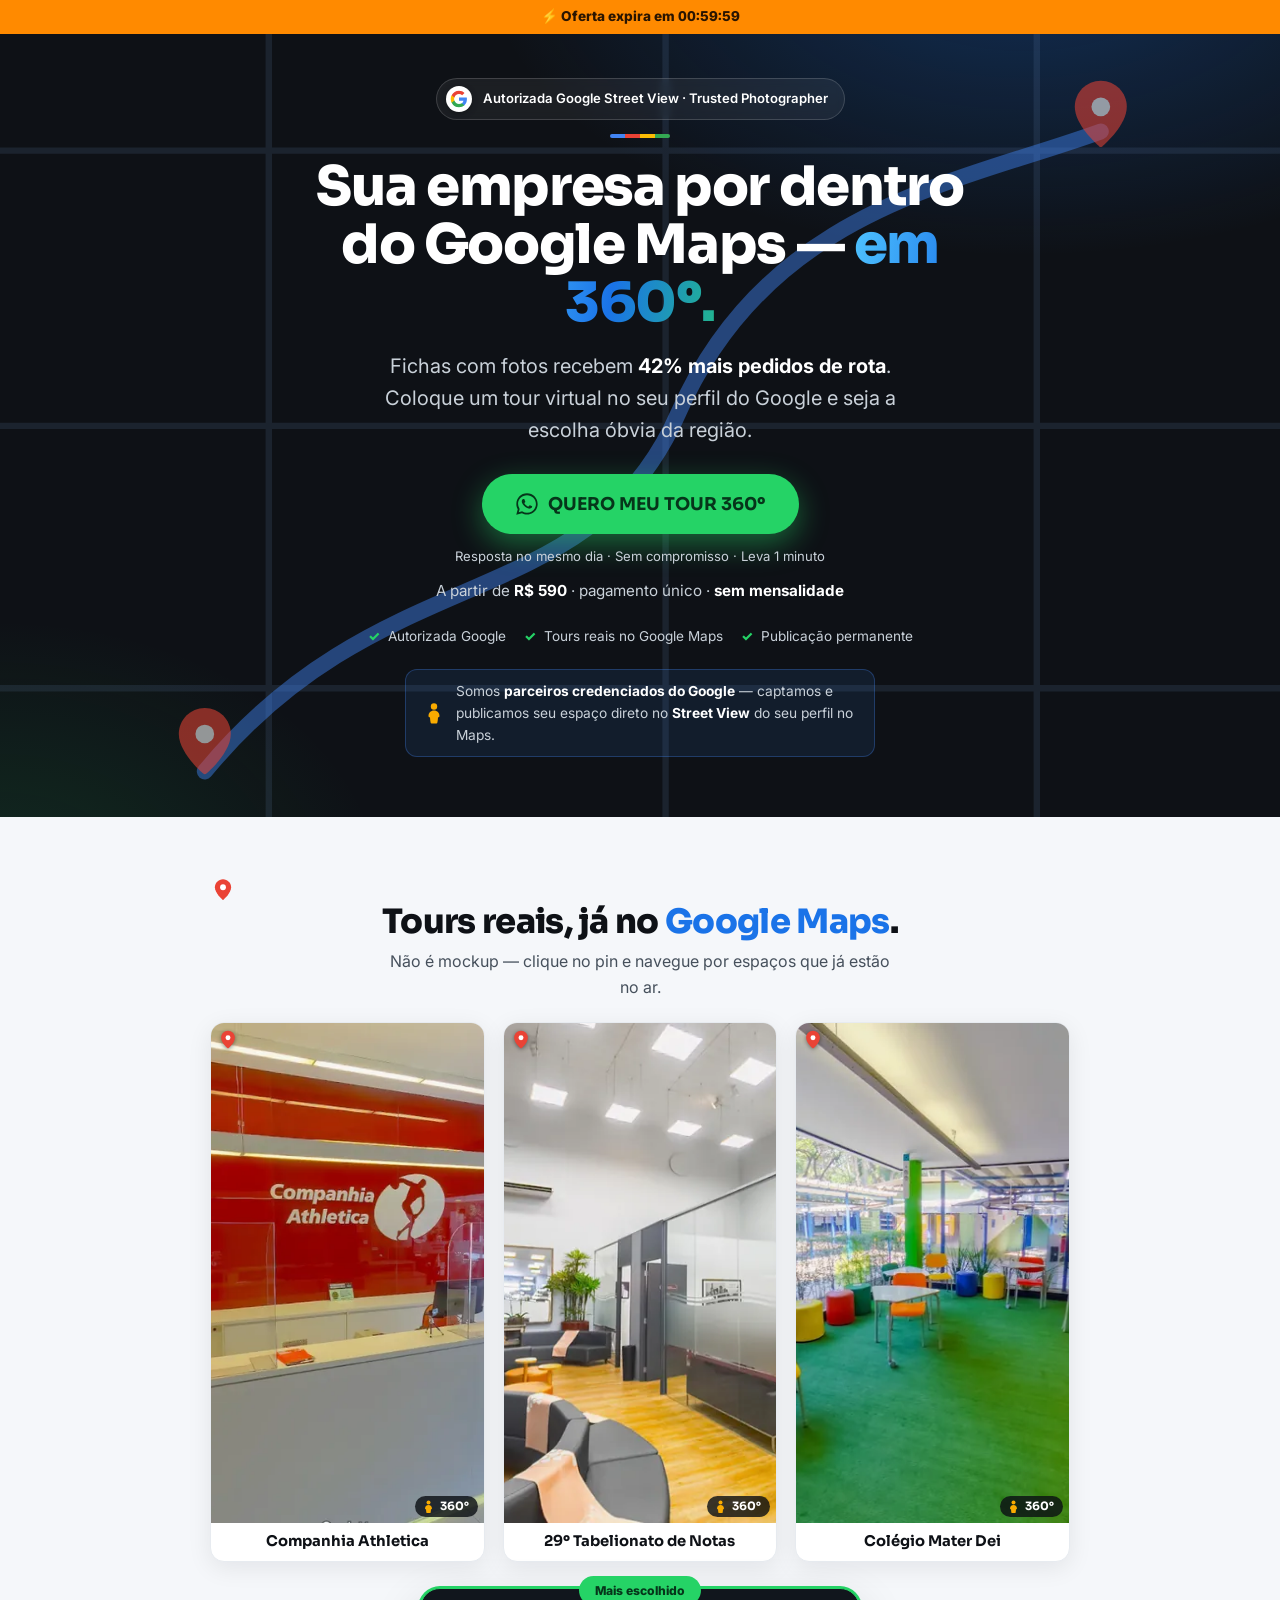
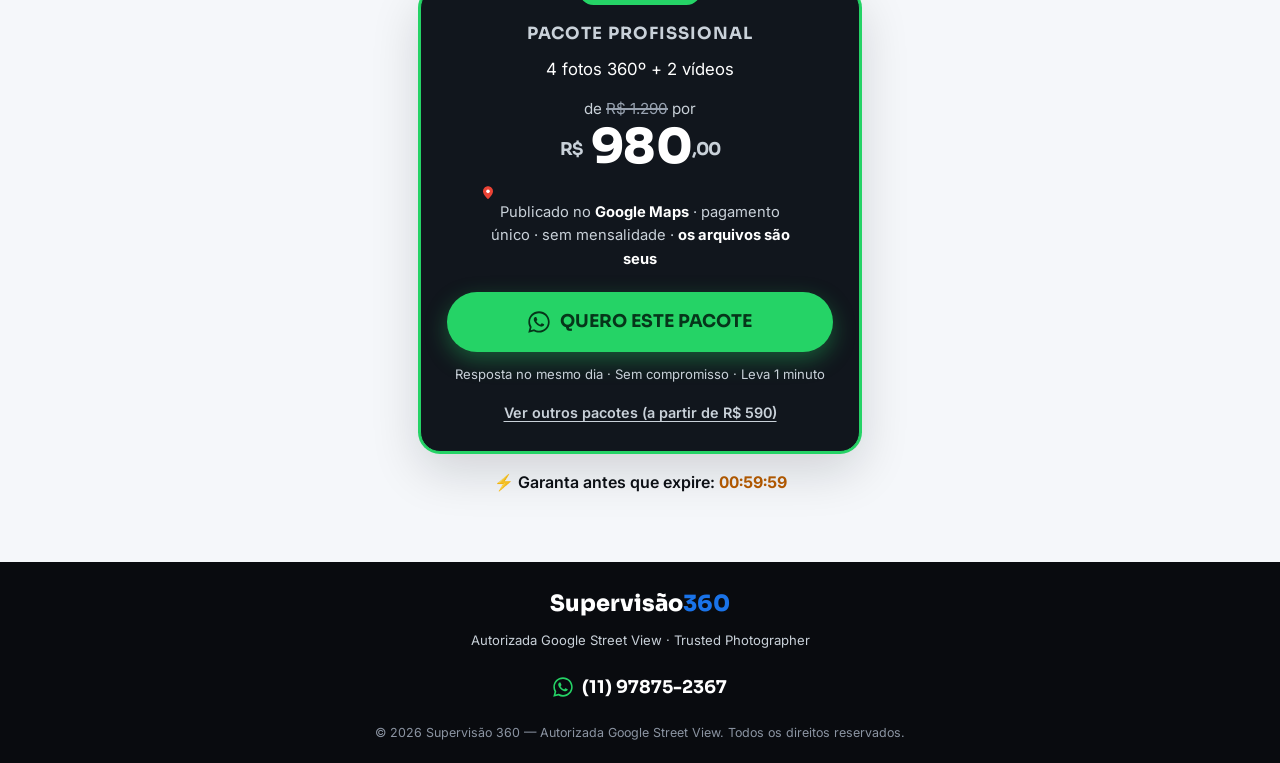
<file: b.html>
<!DOCTYPE html>
<html lang="pt-BR">
<head>
  <meta charset="UTF-8" />
  <meta name="viewport" content="width=device-width, initial-scale=1.0" />

  <!-- ====================================================================== -->
  <!-- VARIANTE B (teste A/B) — versão enxuta de 2 dobras.                    -->
  <!-- ⚠️ noindex enquanto for variante de teste (evita conteúdo duplicado   -->
  <!--    com a versão A). Remova se quiser indexar.                         -->
  <!-- ====================================================================== -->
  <meta name="robots" content="noindex, follow" />

  <title>Tour Virtual 360º no Google Maps · Street View | Supervisão 360</title>
  <meta name="description" content="Tour virtual 360º no perfil da sua empresa no Google Maps. Fichas com fotos recebem 42% mais pedidos de rota. Autorizada Google Street View. Sem mensalidade." />
  <!-- ⚠️ AJUSTAR: domínio final em canonical/og -->
  <link rel="canonical" href="https://lp.supervisao.com.br/" />

  <meta property="og:type" content="website" />
  <meta property="og:locale" content="pt_BR" />
  <meta property="og:site_name" content="Supervisão 360" />
  <meta property="og:title" content="Sua empresa por dentro do Google Maps — em 360º" />
  <meta property="og:description" content="Tour virtual imersivo no seu perfil do Google. Mais visitas, mais clientes. Autorizada Google Street View. Sem mensalidade." />
  <meta property="og:image" content="https://lp.supervisao.com.br/assets/og-image.jpg" />
  <meta property="og:image:width" content="1200" />
  <meta property="og:image:height" content="630" />
  <meta property="og:url" content="https://lp.supervisao.com.br/b" />
  <meta name="twitter:card" content="summary_large_image" />
  <meta name="twitter:title" content="Sua empresa por dentro do Google Maps — em 360º" />
  <meta name="twitter:description" content="Tour virtual imersivo no seu perfil do Google. Autorizada Google Street View." />
  <meta name="twitter:image" content="https://lp.supervisao.com.br/assets/og-image.jpg" />

  <meta name="theme-color" content="#0E1116" />
  <link rel="icon" type="image/svg+xml" href="assets/favicon.svg" />
  <link rel="apple-touch-icon" href="assets/favicon.svg" />

  <!-- Fonts: preconnect + carregamento não-bloqueante; só os pesos usados -->
  <link rel="preconnect" href="https://fonts.googleapis.com" />
  <link rel="preconnect" href="https://fonts.gstatic.com" crossorigin />
  <link rel="stylesheet" href="https://fonts.googleapis.com/css2?family=Inter:wght@400;600;700&family=Sora:wght@700;800&display=swap" media="print" onload="this.media='all'" />
  <noscript><link rel="stylesheet" href="https://fonts.googleapis.com/css2?family=Inter:wght@400;600;700&family=Sora:wght@700;800&display=swap" /></noscript>

  <link rel="stylesheet" href="style-b.css" />

  <!-- ===== Meta Pixel — ATIVO · ID 1509049053476848 (mesmo da versão A) ===== -->
  <!-- PageView aqui; "Contact" (clique no WhatsApp) sai de script-b.js -> trackConversion(). -->
  <script>
    !function(f,b,e,v,n,t,s){if(f.fbq)return;n=f.fbq=function(){n.callMethod?
    n.callMethod.apply(n,arguments):n.queue.push(arguments)};if(!f._fbq)f._fbq=n;
    n.push=n;n.loaded=!0;n.version='2.0';n.queue=[];t=b.createElement(e);t.async=!0;
    t.src=v;s=b.getElementsByTagName(e)[0];s.parentNode.insertBefore(t,s)}(window,
    document,'script','https://connect.facebook.net/en_US/fbevents.js');
    fbq('init','1509049053476848'); fbq('track','PageView');
  </script>
  <noscript><img height="1" width="1" style="display:none"
    src="https://www.facebook.com/tr?id=1509049053476848&ev=PageView&noscript=1"/></noscript>

  <!-- ===== Google Tag (gtag.js) — ⚠️ AJUSTAR: G-XXXXXXX ===== -->
  <!--
  <script async src="https://www.googletagmanager.com/gtag/js?id=G-XXXXXXX"></script>
  <script>
    window.dataLayer = window.dataLayer || [];
    function gtag(){dataLayer.push(arguments);}
    gtag('js', new Date()); gtag('config', 'G-XXXXXXX');
  </script>
  -->

  <!-- Dados estruturados -->
  <script type="application/ld+json">
  {
    "@context": "https://schema.org",
    "@type": "LocalBusiness",
    "name": "Supervisão 360",
    "description": "Autorizada Google Street View (Trusted Photographer). Tours virtuais 360º publicados no Google Maps para estabelecimentos físicos.",
    "url": "https://lp.supervisao.com.br/",
    "telephone": "+5511978752367",
    "image": "https://lp.supervisao.com.br/assets/og-image.jpg",
    "sameAs": [
      "https://www.instagram.com/supervisaogoogle360/",
      "https://www.youtube.com/@supervisao360",
      "https://www.facebook.com/supervisao360",
      "https://www.linkedin.com/company/supervisao360/"
    ]
  }
  </script>
</head>

<body>

  <!-- SPRITE DE ÍCONES (1x, reutilizado via <use>) -->
  <svg aria-hidden="true" focusable="false" style="position:absolute;width:0;height:0;overflow:hidden" xmlns="http://www.w3.org/2000/svg">
    <symbol id="ic-wa" viewBox="0 0 32 32">
      <path fill="currentColor" d="M16 .4C7.4.4.5 7.3.5 15.9c0 2.8.7 5.4 2 7.7L.4 31.6l8.2-2.1c2.2 1.2 4.8 1.9 7.4 1.9 8.6 0 15.5-6.9 15.5-15.5S24.6.4 16 .4zm0 28.3c-2.4 0-4.6-.6-6.6-1.8l-.5-.3-4.9 1.3 1.3-4.8-.3-.5a12.7 12.7 0 0 1-2-6.9C3 9 8.8 3.3 16 3.3S29 9 29 16.1 23.2 28.7 16 28.7zm7.1-9.5c-.4-.2-2.3-1.1-2.6-1.3-.4-.1-.6-.2-.9.2-.3.4-1 1.3-1.2 1.5-.2.2-.4.3-.8.1-.4-.2-1.6-.6-3.1-1.9-1.1-1-1.9-2.3-2.2-2.7-.2-.4 0-.6.2-.8l.6-.7c.2-.2.3-.4.4-.6.1-.2 0-.5 0-.7-.1-.2-.9-2.1-1.2-2.9-.3-.8-.6-.7-.9-.7h-.7c-.2 0-.6.1-1 .5-.3.4-1.3 1.3-1.3 3.1s1.3 3.6 1.5 3.9c.2.2 2.6 4 6.3 5.6.9.4 1.6.6 2.1.8.9.3 1.7.2 2.3.1.7-.1 2.3-.9 2.6-1.8.3-.9.3-1.7.2-1.8-.1-.2-.3-.3-.7-.5z"/>
    </symbol>
    <symbol id="ic-google" viewBox="0 0 24 24">
      <path fill="#4285F4" d="M22.56 12.25c0-.78-.07-1.53-.2-2.25H12v4.26h5.92a5.06 5.06 0 0 1-2.2 3.32v2.77h3.57c2.08-1.92 3.27-4.74 3.27-8.1z"/>
      <path fill="#34A853" d="M12 23c2.97 0 5.46-.98 7.28-2.66l-3.57-2.77c-.99.66-2.26 1.06-3.71 1.06-2.86 0-5.29-1.93-6.16-4.53H2.18v2.84A11 11 0 0 0 12 23z"/>
      <path fill="#FBBC05" d="M5.84 14.1a6.6 6.6 0 0 1 0-4.2V7.06H2.18a11 11 0 0 0 0 9.88l3.66-2.84z"/>
      <path fill="#EA4335" d="M12 5.38c1.62 0 3.06.56 4.21 1.64l3.15-3.15C17.45 2.09 14.97 1 12 1 7.7 1 3.99 3.47 2.18 7.06l3.66 2.84C6.71 7.3 9.14 5.38 12 5.38z"/>
    </symbol>
    <symbol id="ic-check" viewBox="0 0 24 24">
      <circle cx="12" cy="12" r="11" fill="#1FB855"/>
      <path fill="none" stroke="#fff" stroke-width="2.2" stroke-linecap="round" stroke-linejoin="round" d="m7 12.5 3.2 3.2L17 8.5"/>
    </symbol>
    <!-- Pin de localização do Google Maps (vermelho oficial) -->
    <symbol id="ic-pin" viewBox="0 0 24 24">
      <path fill="#EA4335" d="M12 2C7.86 2 4.5 5.36 4.5 9.5c0 5.05 6.02 10.54 7.04 11.43a.7.7 0 0 0 .92 0C13.48 20.04 19.5 14.55 19.5 9.5 19.5 5.36 16.14 2 12 2z"/>
      <circle cx="12" cy="9.5" r="2.7" fill="#fff"/>
    </symbol>
    <!-- "Pegman" do Street View (boneco amarelo) -->
    <symbol id="ic-pegman" viewBox="0 0 24 24">
      <circle cx="12" cy="5.5" r="3.2" fill="#F9AB00"/>
      <path fill="#F9AB00" d="M12 9.5c-3.3 0-5.5 2.4-5.5 5.6 0 1 .8 1.4 1.5 1.4.1 1.8.3 3.6.6 5.1.1.5.5.9 1 .9h4.8c.5 0 .9-.4 1-.9.3-1.5.5-3.3.6-5.1.7 0 1.5-.4 1.5-1.4 0-3.2-2.2-5.6-5.5-5.6z"/>
    </symbol>
  </svg>

  <!-- Faixa de urgência: cronômetro por sessão (FLASH_MINUTES em script-b.js) -->
  <div class="promo-bar" id="promo-bar">
    ⚡ <strong>Oferta expira em <span id="flash-countdown" class="flash-num">01:00:00</span></strong>
  </div>

  <!-- ====================================================================== -->
  <!-- DOBRA 1 — HERO (escuro)                                                -->
  <!-- ====================================================================== -->
  <header class="hero" id="topo">
    <!-- Motivo de "mapa": ruas + rota azul (Google Maps) + pins, bem sutil -->
    <div class="hero__map" aria-hidden="true">
      <svg viewBox="0 0 400 300" preserveAspectRatio="xMidYMid slice">
        <g stroke="#6E8FC0" stroke-width="2" fill="none" opacity=".14">
          <path d="M-20 64 H420"/><path d="M-20 150 H420"/><path d="M-20 232 H420"/>
          <path d="M84 -20 V320"/><path d="M208 -20 V320"/><path d="M324 -20 V320"/>
        </g>
        <path d="M64 258 C 120 190, 184 210, 212 146 S 300 74, 344 58" fill="none" stroke="#4285F4" stroke-width="5" stroke-linecap="round" opacity=".45"/>
        <use href="#ic-pin" x="51" y="236" width="26" height="26" opacity=".55"/>
        <use href="#ic-pin" x="331" y="40" width="26" height="26" opacity=".55"/>
      </svg>
    </div>
    <div class="container">
      <span class="badge-authority">
        <svg class="badge-authority__icon" width="18" height="18" aria-hidden="true"><use href="#ic-google"/></svg>
        Autorizada Google Street View · Trusted Photographer
      </span>
      <!-- ⚠️ ASSET: trocar pelo badge oficial trusted_photographer_google_maps_street_view.png -->
      <span class="gbar" aria-hidden="true"></span>

      <h1 class="hero__title">
        Sua empresa por dentro do Google&nbsp;Maps — <span class="text-grad">em 360º.</span>
      </h1>

      <p class="hero__subtitle">
        Fichas com fotos recebem <strong>42% mais pedidos de rota</strong>. Coloque um
        tour virtual no seu perfil do Google e seja a escolha óbvia da região.
      </p>

      <!-- href de fallback (funciona sem JS); o script enriquece com a mensagem completa -->
      <a class="btn btn--whatsapp btn--lg js-wa" href="https://wa.me/5511978752367"
         data-wa-context="hero" data-track-label="cta_hero"
         aria-label="Falar no WhatsApp e pedir meu Tour Virtual 360º">
        <svg class="btn__wa-icon" width="22" height="22" aria-hidden="true"><use href="#ic-wa"/></svg>
        QUERO MEU TOUR 360º
      </a>
      <p class="cta-reassure">Resposta no mesmo dia · Sem compromisso · Leva 1 minuto</p>
      <p class="hero__price">A partir de <strong>R$&nbsp;590</strong> · pagamento único · <strong>sem mensalidade</strong></p>

      <ul class="trust" aria-label="Diferenciais">
        <li>Autorizada Google</li>
        <li>Tours reais no Google Maps</li>
        <li>Publicação permanente</li>
      </ul>

      <p class="partner">
        <svg class="partner__icon" width="24" height="24" aria-hidden="true"><use href="#ic-pegman"/></svg>
        <span>Somos <strong>parceiros credenciados do Google</strong> — captamos e publicamos seu espaço direto no <strong>Street View</strong> do seu perfil no Maps.</span>
      </p>
    </div>
  </header>

  <!-- ====================================================================== -->
  <!-- DOBRA 2 — PROVA + OFERTA + FECHAMENTO (claro)                          -->
  <!-- ====================================================================== -->
  <main class="fold2">
    <div class="container">

      <h2 class="fold2__title"><svg class="fold2__pin" width="26" height="26" aria-hidden="true"><use href="#ic-pin"/></svg>Tours reais, já no <span class="text-blue">Google&nbsp;Maps</span>.</h2>
      <p class="fold2__lead">Não é mockup — clique no pin e navegue por espaços que já estão no ar.</p>

      <!-- ⚠️ ANTES DE PUBLICAR: confirmar os links (goo.gl foi descontinuado pelo
           Google) e trocar pelas URLs atuais maps.app.goo.gl de cada perfil. -->
      <div class="proof">
        <a class="proof__item" href="https://goo.gl/maps/jH2p1vk9M58bKJk57" target="_blank" rel="noopener" data-track-label="tour_companhia_athletica" aria-label="Ver tour real da academia Companhia Athletica no Google Maps — abre em nova aba">
          <span class="proof__thumb">
            <img src="assets/images/ciaathletica.webp" alt="Tour virtual 360º (Street View) da academia Companhia Athletica no Google Maps" width="800" height="500" loading="lazy" decoding="async" />
            <span class="proof__pin"><svg width="22" height="22" aria-hidden="true"><use href="#ic-pin"/></svg></span>
            <span class="proof__sv"><svg width="15" height="15" aria-hidden="true"><use href="#ic-pegman"/></svg>360°</span>
          </span>
          <span class="proof__name">Companhia Athletica</span>
        </a>
        <a class="proof__item" href="https://goo.gl/maps/kPEXGrYg3cuVrKXn8" target="_blank" rel="noopener" data-track-label="tour_cartorio" aria-label="Ver tour real do cartório 29º Tabelionato de Notas no Google Maps — abre em nova aba">
          <span class="proof__thumb">
            <img src="assets/images/tabeliaodenotas.webp" alt="Tour virtual 360º (Street View) do cartório 29º Tabelionato de Notas no Google Maps" width="800" height="500" loading="lazy" decoding="async" style="object-position: 28% center;" />
            <span class="proof__pin"><svg width="22" height="22" aria-hidden="true"><use href="#ic-pin"/></svg></span>
            <span class="proof__sv"><svg width="15" height="15" aria-hidden="true"><use href="#ic-pegman"/></svg>360°</span>
          </span>
          <span class="proof__name">29º Tabelionato de Notas</span>
        </a>
        <a class="proof__item" href="https://goo.gl/maps/6zkHBG5EDCZabGjo8" target="_blank" rel="noopener" data-track-label="tour_mater_dei" aria-label="Ver tour real da escola Colégio Mater Dei no Google Maps — abre em nova aba">
          <span class="proof__thumb">
            <img src="assets/images/colegiomaterdei.webp" alt="Tour virtual 360º (Street View) da escola Colégio Mater Dei no Google Maps" width="800" height="500" loading="lazy" decoding="async" />
            <span class="proof__pin"><svg width="22" height="22" aria-hidden="true"><use href="#ic-pin"/></svg></span>
            <span class="proof__sv"><svg width="15" height="15" aria-hidden="true"><use href="#ic-pegman"/></svg>360°</span>
          </span>
          <span class="proof__name">Colégio Mater Dei</span>
        </a>
      </div>

      <!-- Oferta única destacada (1 pacote = menos fricção de decisão) -->
      <!-- ⚠️ AJUSTAR: o preço riscado "de R$ 1.290" é PLACEHOLDER. Use o preço
           REGULAR REAL (fora da promoção) ou REMOVA o riscado (.offer-card__was).
           Desconto inventado é propaganda enganosa (CDC/Procon). -->
      <div class="offer-card">
        <span class="offer-card__tag">Mais escolhido</span>
        <h3 class="offer-card__name">Pacote Profissional</h3>
        <p class="offer-card__items">4 fotos 360º + 2 vídeos</p>
        <p class="offer-card__was">de <s>R$&nbsp;1.290</s> por</p>
        <p class="offer-card__value" aria-label="de 1290 por 980 reais na promoção, pagamento único"><span class="offer-card__cents" aria-hidden="true">R$</span> 980<span class="offer-card__cents" aria-hidden="true">,00</span></p>
        <p class="offer-card__note"><svg class="inline-pin" width="16" height="16" aria-hidden="true"><use href="#ic-pin"/></svg> Publicado no <strong>Google Maps</strong> · pagamento único · sem mensalidade · <strong>os arquivos são seus</strong></p>
        <a class="btn btn--whatsapp btn--block btn--lg js-wa" href="https://wa.me/5511978752367"
           data-wa-context="oferta" data-track-label="cta_oferta"
           aria-label="Quero o pacote Profissional pelo WhatsApp">
          <svg class="btn__wa-icon" width="22" height="22" aria-hidden="true"><use href="#ic-wa"/></svg>
          QUERO ESTE PACOTE
        </a>
        <p class="cta-reassure">Resposta no mesmo dia · Sem compromisso · Leva 1 minuto</p>
        <a class="offer-card__other js-wa" href="https://wa.me/5511978752367" data-wa-context="outros" data-track-label="cta_outros_pacotes" aria-label="Ver outros pacotes no WhatsApp">Ver outros pacotes (a partir de R$ 590)</a>
      </div>

      <p class="offer-urgency">⚡ Garanta antes que expire: <strong class="flash-num" id="promo-countdown">01:00:00</strong></p>

    </div>
  </main>

  <!-- RODAPÉ MÍNIMO -->
  <footer class="footer">
    <div class="container">
      <span class="footer__logo">Supervisão<span class="text-blue">360</span></span>
      <p class="footer__tag">Autorizada Google Street View · Trusted Photographer</p>
      <a class="footer__wa js-wa" href="https://wa.me/5511978752367" data-wa-context="rodape" data-track-label="cta_rodape" aria-label="Falar no WhatsApp (11) 97875-2367">
        <svg class="footer__wa-icon" width="20" height="20" aria-hidden="true"><use href="#ic-wa"/></svg>
        (11) 97875-2367
      </a>
      <p class="footer__legal">© 2026 Supervisão 360 — Autorizada Google Street View. Todos os direitos reservados.</p>
    </div>
  </footer>

  <!-- Botão flutuante de WhatsApp (aparece após o 1º scroll) -->
  <a class="wa-float js-wa" id="wa-float" href="https://wa.me/5511978752367"
     data-wa-context="flutuante" data-track-label="cta_flutuante"
     aria-label="Falar no WhatsApp">
    <svg class="wa-float__icon" width="30" height="30" aria-hidden="true"><use href="#ic-wa"/></svg>
    <span class="wa-float__label">Quero meu tour 360º</span>
  </a>

  <script src="script-b.js" defer></script>
</body>
</html>
</file>
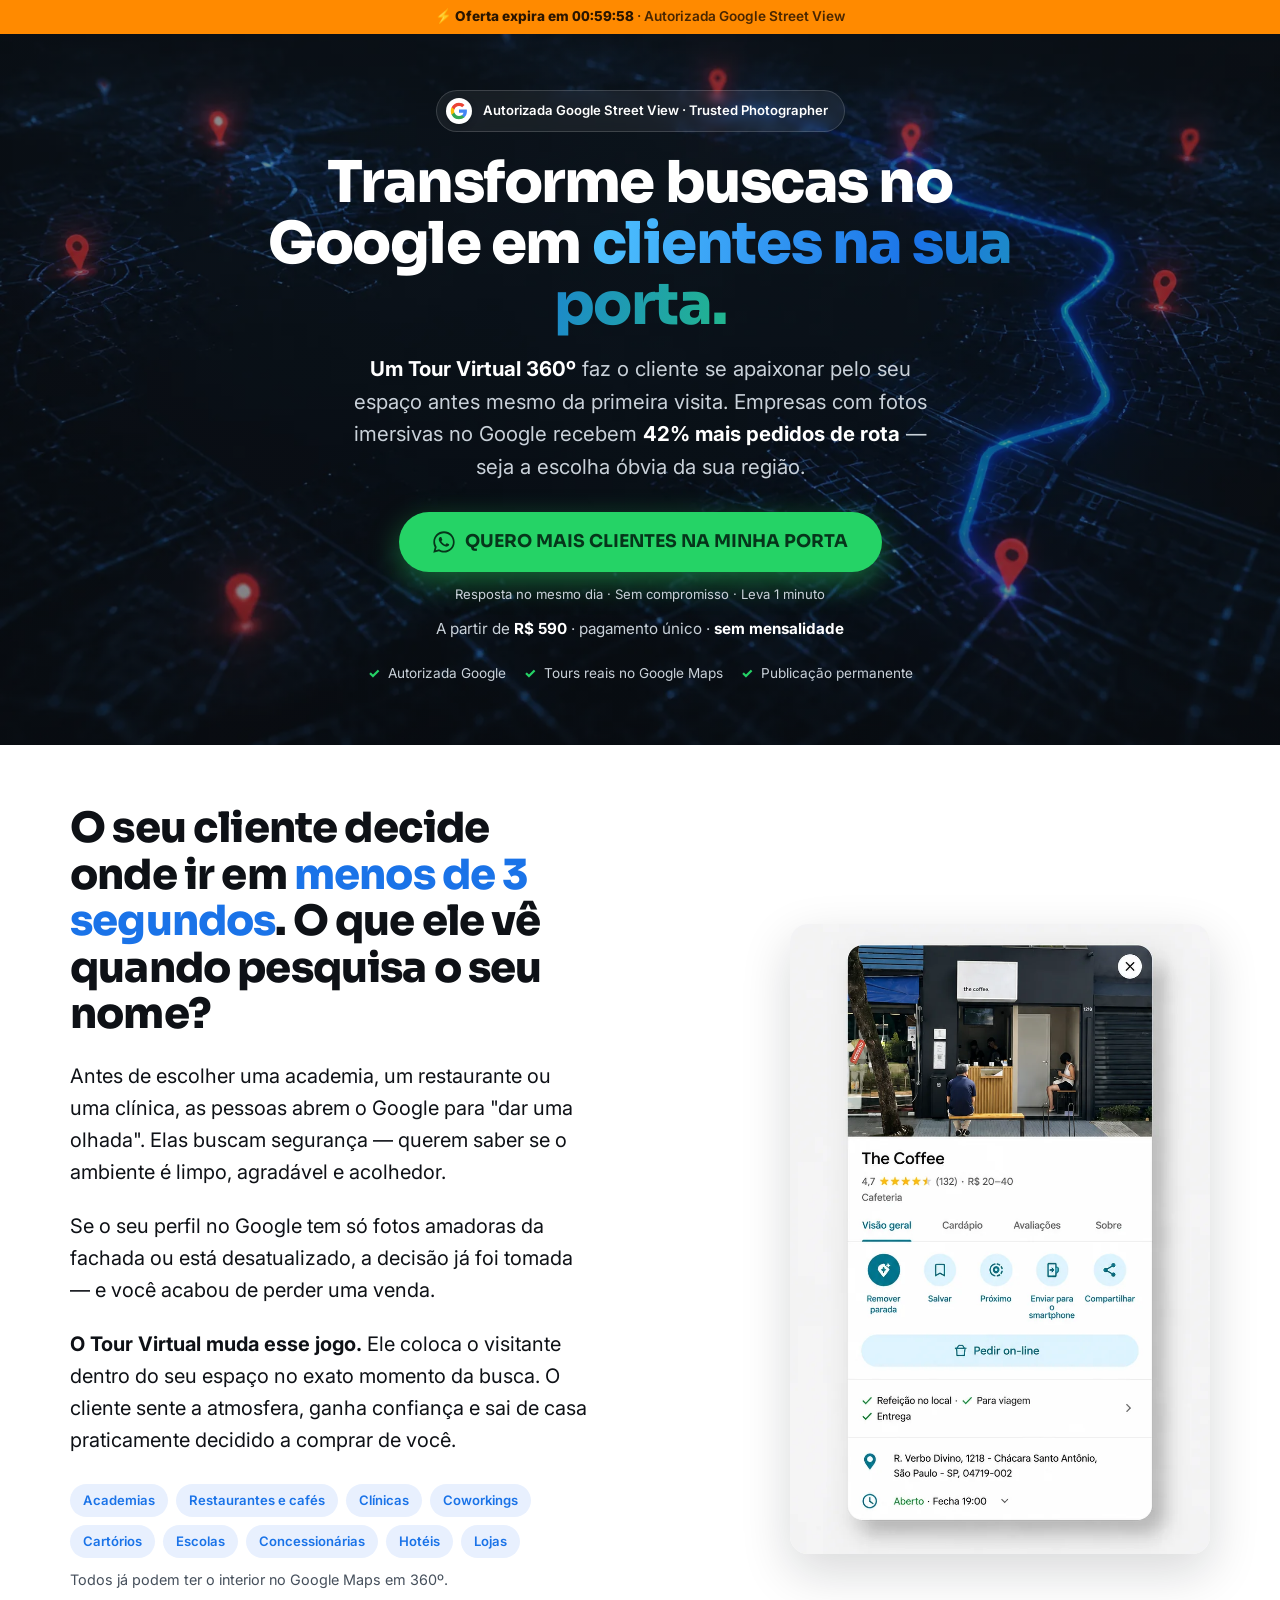
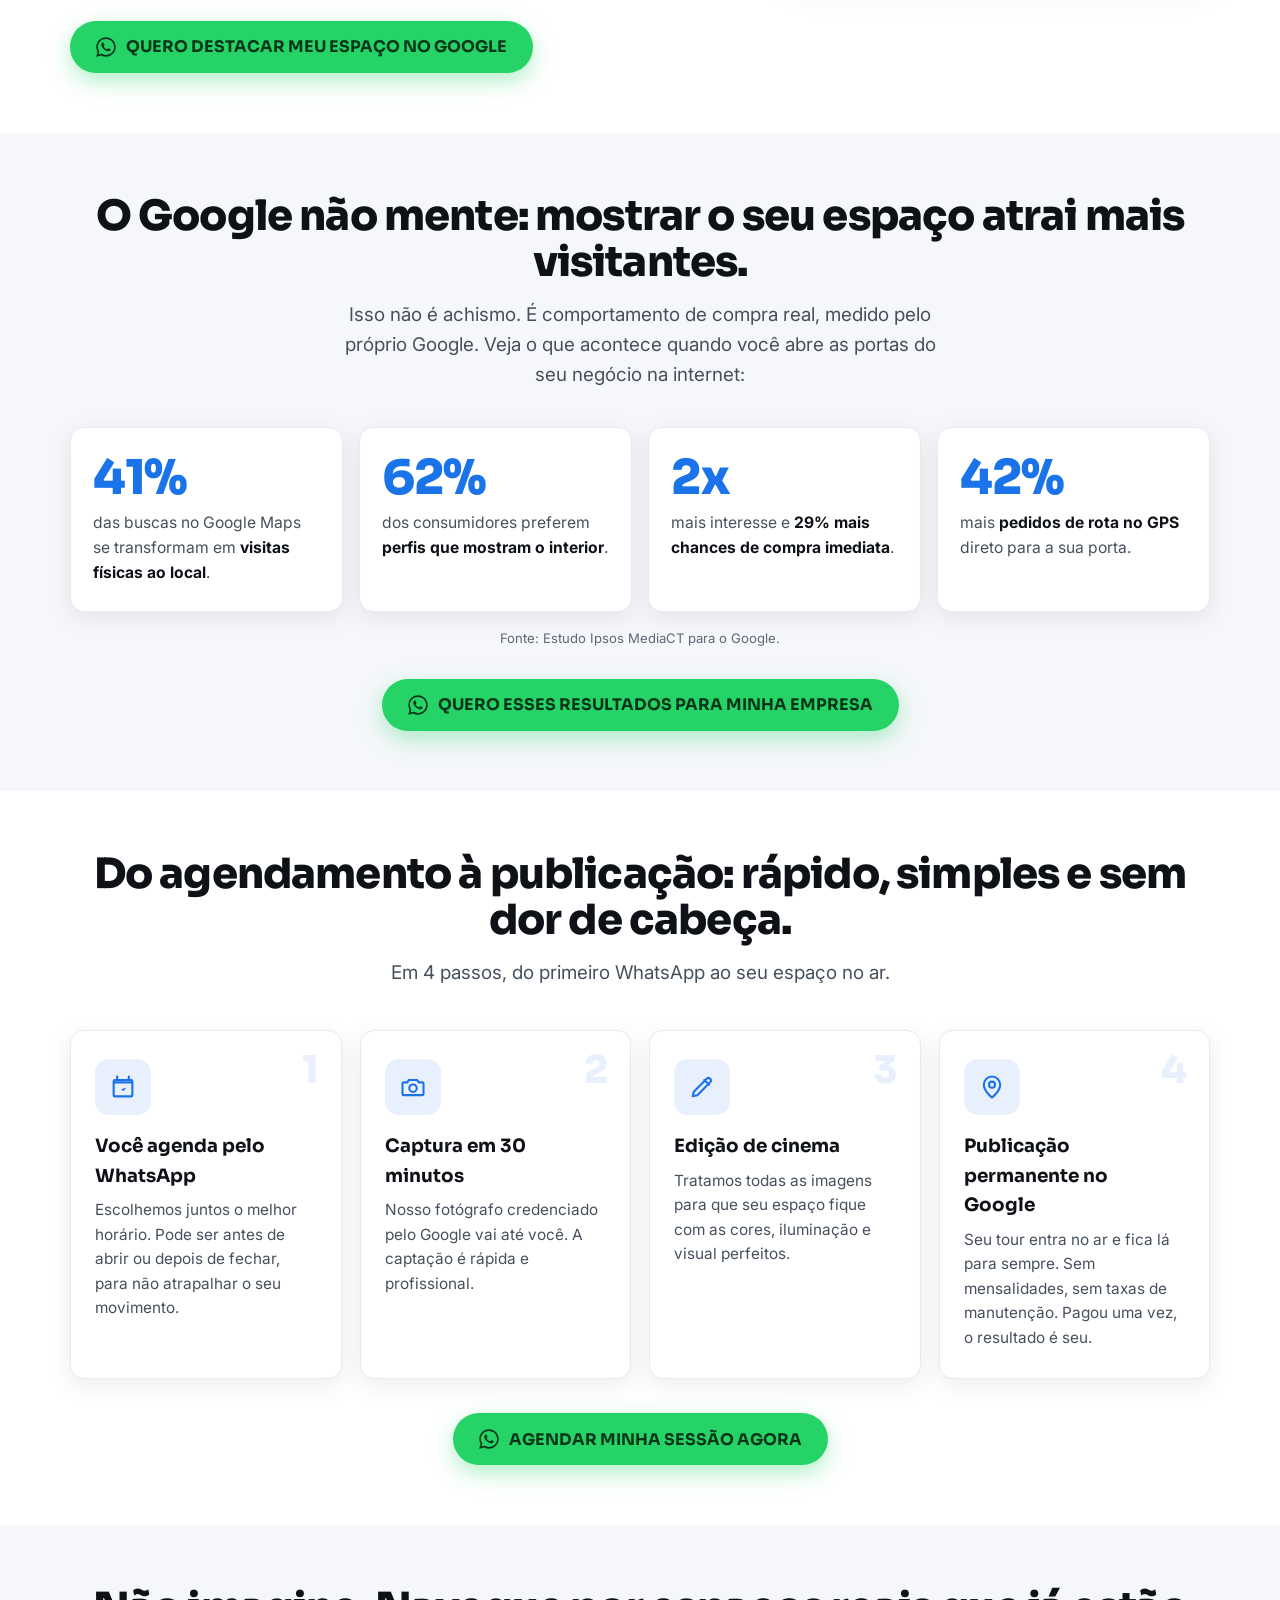
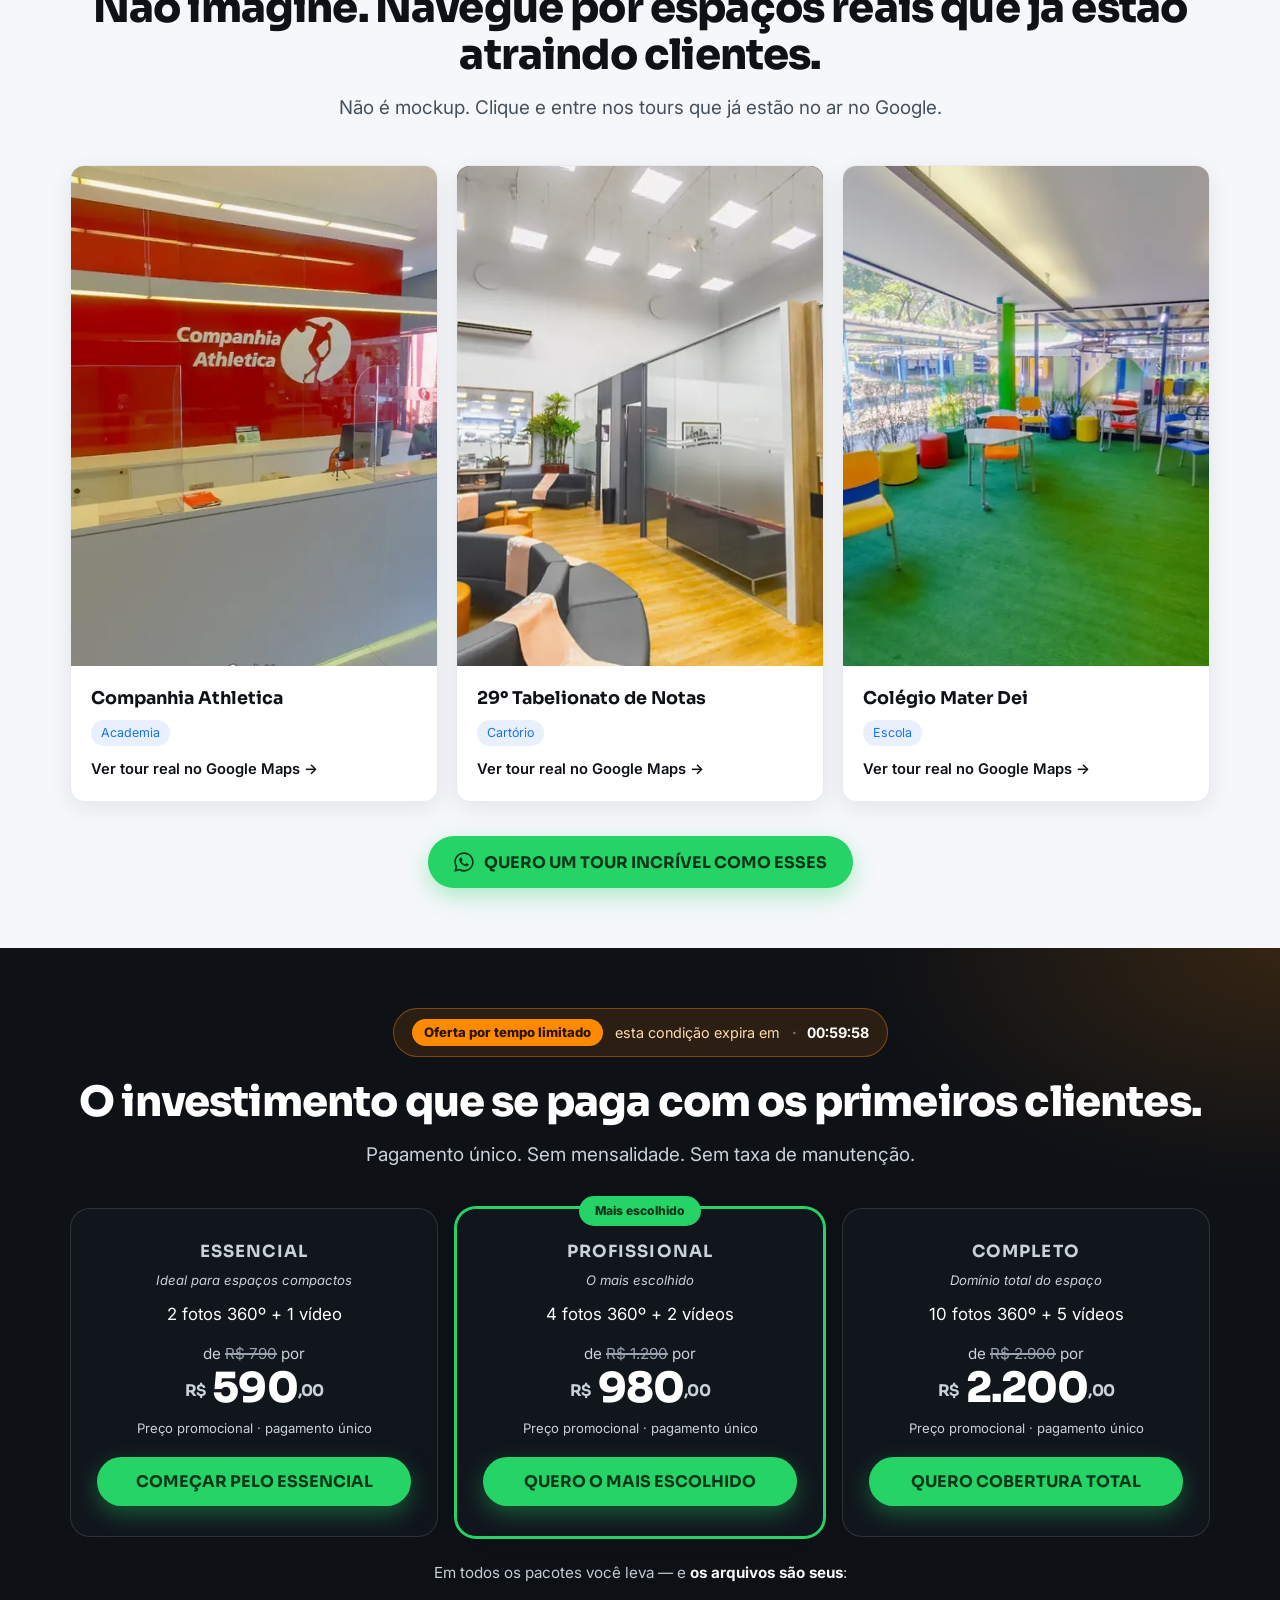
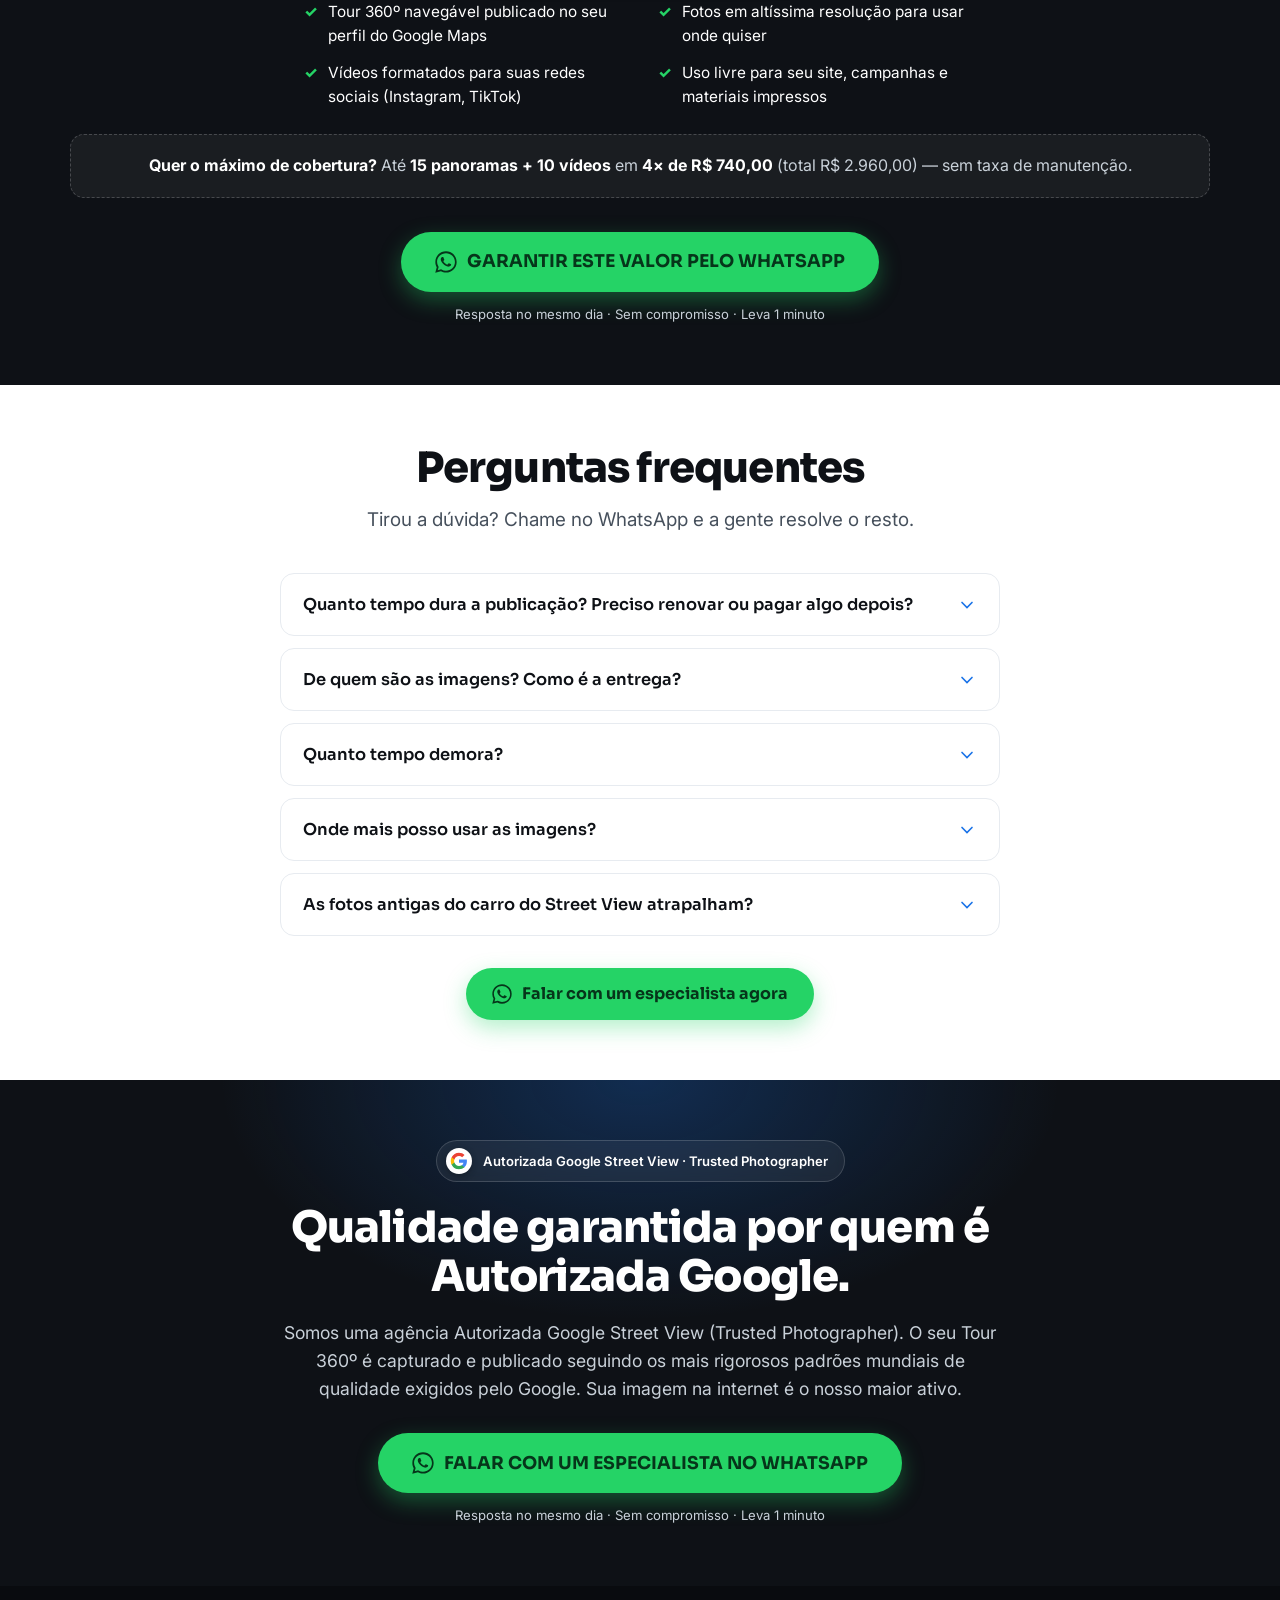
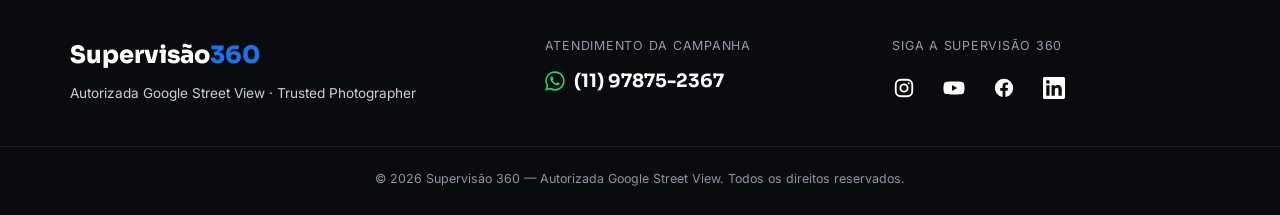
<file: index-a.html>
<!DOCTYPE html>
<html lang="pt-BR">
<head>
  <meta charset="UTF-8" />
  <meta name="viewport" content="width=device-width, initial-scale=1.0" />

  <!-- Marca JS como disponível ANTES do paint: o estado escondido das animações
       (.reveal) só vale quando há JS. Sem JS, o conteúdo aparece normalmente. -->
  <script>document.documentElement.classList.add('js');</script>

  <!-- ====================================================================== -->
  <!-- SEO / OPEN GRAPH  (⚠️ AJUSTAR: domínio final em og:url e og:image)     -->
  <!-- ====================================================================== -->
  <title>Tour Virtual 360º no Google Maps · Street View | Supervisão 360</title>
  <meta name="description" content="Tour virtual 360º no perfil da sua empresa no Google Maps. Empresas com fotos imersivas recebem 42% mais pedidos de rota. Autorizada Google Street View. Sem mensalidade." />
  <meta name="robots" content="index, follow" />
  <link rel="canonical" href="https://lp.supervisao.com.br/" />

  <!-- Open Graph (⚠️ AJUSTAR: troque para URL absoluta com o domínio final) -->
  <meta property="og:type" content="website" />
  <meta property="og:locale" content="pt_BR" />
  <meta property="og:site_name" content="Supervisão 360" />
  <meta property="og:title" content="Sua empresa por dentro do Google Maps — em 360º" />
  <meta property="og:description" content="Tour virtual imersivo no seu perfil do Google. Mais visitas, mais clientes. Autorizada Google Street View. Publicação permanente, sem mensalidade." />
  <meta property="og:image" content="https://lp.supervisao.com.br/assets/og-image.jpg" />
  <meta property="og:image:width" content="1200" />
  <meta property="og:image:height" content="630" />
  <meta property="og:url" content="https://lp.supervisao.com.br/" />

  <!-- Twitter -->
  <meta name="twitter:card" content="summary_large_image" />
  <meta name="twitter:title" content="Sua empresa por dentro do Google Maps — em 360º" />
  <meta name="twitter:description" content="Tour virtual imersivo no seu perfil do Google. Autorizada Google Street View. Publicação permanente." />
  <meta name="twitter:image" content="https://lp.supervisao.com.br/assets/og-image.jpg" />

  <meta name="theme-color" content="#0E1116" />
  <link rel="icon" type="image/svg+xml" href="assets/favicon.svg" />
  <link rel="apple-touch-icon" href="assets/favicon.svg" />

  <!-- Fonts: preconnect + carregamento NÃO-bloqueante (media=print -> all no onload).
       Pesos enxutos (Inter 400/600/700, Sora 600/700/800) — só o que é usado. -->
  <link rel="preconnect" href="https://fonts.googleapis.com" />
  <link rel="preconnect" href="https://fonts.gstatic.com" crossorigin />
  <link rel="stylesheet" href="https://fonts.googleapis.com/css2?family=Inter:wght@400;600;700&family=Sora:wght@600;700;800&display=swap" media="print" onload="this.media='all'" />
  <noscript>
    <link rel="stylesheet" href="https://fonts.googleapis.com/css2?family=Inter:wght@400;600;700&family=Sora:wght@600;700;800&display=swap" />
  </noscript>

  <link rel="stylesheet" href="style-a.css" />

  <!-- CSS CRÍTICO INLINE: garante a seção "Problema" (2 colunas no desktop +
       imagem na proporção certa) mesmo que o style-a.css do servidor esteja
       desatualizado. Vem DEPOIS do link, então prevalece. -->
  <style>
    .problem__grid { display: grid; gap: 30px; align-items: center; }
    .problem__text { text-align: left; }
    .problem__visual { display: flex; justify-content: center; align-items: center; }
    .problem__ficha {
      width: 100%; max-width: 420px; height: auto;
      aspect-ratio: 820 / 1230; object-fit: contain; align-self: center;
      border-radius: 18px; box-shadow: 0 18px 50px rgba(14,17,22,.16);
    }
    @media (min-width: 880px) {
      .problem__grid { grid-template-columns: 1fr 1.1fr; gap: 50px; }
      .problem__visual { justify-content: flex-end; }
    }
  </style>

  <!-- ====================================================================== -->
  <!-- PIXELS DE RASTREAMENTO  (⚠️ AJUSTAR: cole os IDs reais e descomente)    -->
  <!-- O disparo de conversão no clique do WhatsApp está em script.js         -->
  <!-- ====================================================================== -->

  <!-- ===== Meta Pixel (Facebook) — ATIVO · ID 1509049053476848 ===== -->
  <!-- PageView dispara aqui; o evento "Contact" (clique no WhatsApp) sai de
       script-a.js -> trackConversion(). -->
  <script>
    !function(f,b,e,v,n,t,s)
    {if(f.fbq)return;n=f.fbq=function(){n.callMethod?
    n.callMethod.apply(n,arguments):n.queue.push(arguments)};
    if(!f._fbq)f._fbq=n;n.push=n;n.loaded=!0;n.version='2.0';
    n.queue=[];t=b.createElement(e);t.async=!0;
    t.src=v;s=b.getElementsByTagName(e)[0];
    s.parentNode.insertBefore(t,s)}(window, document,'script',
    'https://connect.facebook.net/en_US/fbevents.js');
    fbq('init', '1509049053476848');
    fbq('track', 'PageView');
  </script>
  <noscript><img height="1" width="1" style="display:none"
    src="https://www.facebook.com/tr?id=1509049053476848&ev=PageView&noscript=1"/></noscript>

  <!-- ===== Google Tag (gtag.js) — ⚠️ AJUSTAR: substitua G-XXXXXXX ===== -->
  <!--
  <script async src="https://www.googletagmanager.com/gtag/js?id=G-XXXXXXX"></script>
  <script>
    window.dataLayer = window.dataLayer || [];
    function gtag(){dataLayer.push(arguments);}
    gtag('js', new Date());
    gtag('config', 'G-XXXXXXX');
  </script>
  -->

  <!-- ===== Dados estruturados (JSON-LD): Organização + FAQ ===== -->
  <script type="application/ld+json">
  {
    "@context": "https://schema.org",
    "@type": "LocalBusiness",
    "name": "Supervisão 360",
    "description": "Autorizada Google Street View (Trusted Photographer). Produção e publicação de tours virtuais 360º no Google Maps para estabelecimentos físicos.",
    "url": "https://lp.supervisao.com.br/",
    "telephone": "+5511978752367",
    "image": "https://lp.supervisao.com.br/assets/og-image.jpg",
    "sameAs": [
      "https://www.instagram.com/supervisaogoogle360/",
      "https://www.youtube.com/@supervisao360",
      "https://www.facebook.com/supervisao360",
      "https://www.linkedin.com/company/supervisao360/"
    ]
  }
  </script>
  <script type="application/ld+json">
  {
    "@context": "https://schema.org",
    "@type": "FAQPage",
    "mainEntity": [
      { "@type": "Question", "name": "Quanto tempo dura a publicação? Preciso renovar ou pagar algo depois?", "acceptedAnswer": { "@type": "Answer", "text": "A publicação é permanente, sem custos fixos posteriores. O tour fica integrado ao Street View e distribuído na plataforma do Google indefinidamente, conforme os termos do Google. Não há mensalidade nem taxa de manutenção." } },
      { "@type": "Question", "name": "De quem são as imagens? Como é a entrega?", "acceptedAnswer": { "@type": "Answer", "text": "Todos os arquivos pertencem ao cliente. Cada panorama é entregue em .jpg com 7.296 × 3.648 px e os vídeos em .mp4 nos formatos horizontal, quadrado e vertical." } },
      { "@type": "Question", "name": "Quanto tempo demora?", "acceptedAnswer": { "@type": "Answer", "text": "A captação no local geralmente leva menos de 30 minutos. Depois vem o processamento em Lightroom, a edição em Photoshop e a montagem do tour com os links internos entre os panoramas." } },
      { "@type": "Question", "name": "Onde mais posso usar as imagens?", "acceptedAnswer": { "@type": "Answer", "text": "Além do Google Maps, as imagens ficam disponíveis no Google Earth e podem ser usadas em óculos de VR, redes sociais, site e impressão. Os vídeos servem para website, redes e mensagens." } },
      { "@type": "Question", "name": "As fotos antigas do carro do Street View atrapalham?", "acceptedAnswer": { "@type": "Answer", "text": "As fotos novas ganham evidência: imagens recentes aparecem em destaque. O Street View mantém o histórico arquivado por data, mas o posicionamento do que aparece primeiro é definido pelo algoritmo do Google." } }
    ]
  }
  </script>
</head>

<body>

  <!-- ====================================================================== -->
  <!-- SPRITE DE ÍCONES (definido 1x; reutilizado via <use>)                  -->
  <!-- ====================================================================== -->
  <svg aria-hidden="true" focusable="false" style="position:absolute;width:0;height:0;overflow:hidden" xmlns="http://www.w3.org/2000/svg">
    <symbol id="ic-wa" viewBox="0 0 32 32">
      <path fill="currentColor" d="M16 .4C7.4.4.5 7.3.5 15.9c0 2.8.7 5.4 2 7.7L.4 31.6l8.2-2.1c2.2 1.2 4.8 1.9 7.4 1.9 8.6 0 15.5-6.9 15.5-15.5S24.6.4 16 .4zm0 28.3c-2.4 0-4.6-.6-6.6-1.8l-.5-.3-4.9 1.3 1.3-4.8-.3-.5a12.7 12.7 0 0 1-2-6.9C3 9 8.8 3.3 16 3.3S29 9 29 16.1 23.2 28.7 16 28.7zm7.1-9.5c-.4-.2-2.3-1.1-2.6-1.3-.4-.1-.6-.2-.9.2-.3.4-1 1.3-1.2 1.5-.2.2-.4.3-.8.1-.4-.2-1.6-.6-3.1-1.9-1.1-1-1.9-2.3-2.2-2.7-.2-.4 0-.6.2-.8l.6-.7c.2-.2.3-.4.4-.6.1-.2 0-.5 0-.7-.1-.2-.9-2.1-1.2-2.9-.3-.8-.6-.7-.9-.7h-.7c-.2 0-.6.1-1 .5-.3.4-1.3 1.3-1.3 3.1s1.3 3.6 1.5 3.9c.2.2 2.6 4 6.3 5.6.9.4 1.6.6 2.1.8.9.3 1.7.2 2.3.1.7-.1 2.3-.9 2.6-1.8.3-.9.3-1.7.2-1.8-.1-.2-.3-.3-.7-.5z"/>
    </symbol>
    <symbol id="ic-google" viewBox="0 0 24 24">
      <path fill="#4285F4" d="M22.56 12.25c0-.78-.07-1.53-.2-2.25H12v4.26h5.92a5.06 5.06 0 0 1-2.2 3.32v2.77h3.57c2.08-1.92 3.27-4.74 3.27-8.1z"/>
      <path fill="#34A853" d="M12 23c2.97 0 5.46-.98 7.28-2.66l-3.57-2.77c-.99.66-2.26 1.06-3.71 1.06-2.86 0-5.29-1.93-6.16-4.53H2.18v2.84A11 11 0 0 0 12 23z"/>
      <path fill="#FBBC05" d="M5.84 14.1a6.6 6.6 0 0 1 0-4.2V7.06H2.18a11 11 0 0 0 0 9.88l3.66-2.84z"/>
      <path fill="#EA4335" d="M12 5.38c1.62 0 3.06.56 4.21 1.64l3.15-3.15C17.45 2.09 14.97 1 12 1 7.7 1 3.99 3.47 2.18 7.06l3.66 2.84C6.71 7.3 9.14 5.38 12 5.38z"/>
    </symbol>
    <symbol id="ic-check" viewBox="0 0 24 24">
      <circle cx="12" cy="12" r="11" fill="#1FB855"/>
      <path fill="none" stroke="#fff" stroke-width="2.2" stroke-linecap="round" stroke-linejoin="round" d="m7 12.5 3.2 3.2L17 8.5"/>
    </symbol>
    <symbol id="ic-chev" viewBox="0 0 24 24">
      <path fill="none" stroke="currentColor" stroke-width="2" stroke-linecap="round" d="m6 9 6 6 6-6"/>
    </symbol>
  </svg>

  <!-- Faixa de urgência: cronômetro por sessão (FLASH_MINUTES em script.js). -->
  <div class="promo-bar" id="promo-bar">
    ⚡ <strong>Oferta expira em <span id="flash-countdown" class="flash-num">01:00:00</span></strong><span class="promo-bar__auth"> · Autorizada Google Street View</span>
  </div>

  <!-- ====================================================================== -->
  <!-- 1. HERO  (sem .reveal: pinta imediatamente — protege o LCP)            -->
  <!-- ====================================================================== -->
  <header class="hero" id="topo">
    <div class="container hero__grid">
      <div class="hero__content">

        <span class="badge-authority">
          <svg class="badge-authority__icon" width="18" height="18" aria-hidden="true"><use href="#ic-google"/></svg>
          Autorizada Google Street View · Trusted Photographer
        </span>

        <h1 class="hero__title">
          Transforme buscas no Google em <span class="text-grad">clientes na sua porta.</span>
        </h1>

        <p class="hero__subtitle">
          <strong>Um Tour Virtual 360º</strong> faz o cliente se apaixonar pelo seu espaço
          antes mesmo da primeira visita. Empresas com fotos imersivas no Google recebem
          <strong>42% mais pedidos de rota</strong> — seja a escolha óbvia da sua região.
        </p>

        <a class="btn btn--whatsapp btn--lg js-wa"
           data-wa-context="hero" data-track-label="cta_hero"
           aria-label="Falar no WhatsApp e ter mais clientes na minha porta">
          <svg class="btn__wa-icon" width="22" height="22" aria-hidden="true"><use href="#ic-wa"/></svg>
          QUERO MAIS CLIENTES NA MINHA PORTA
        </a>
        <p class="cta-reassure">Resposta no mesmo dia · Sem compromisso · Leva 1 minuto</p>
        <p class="hero__price">A partir de <strong>R$&nbsp;590</strong> · pagamento único · <strong>sem mensalidade</strong></p>

        <ul class="hero__proof" aria-label="Diferenciais">
          <li>Autorizada Google</li>
          <li>Tours reais no Google Maps</li>
          <li>Publicação permanente</li>
        </ul>
        <!-- ⚠️ AJUSTAR (opcional): se o cliente confirmar o número real de
             estabelecimentos publicados, troque um <li> acima por algo como
             "+120 estabelecimentos publicados". NÃO inventar o número. -->
      </div>

    </div>
  </header>

  <!-- ====================================================================== -->
  <!-- 2. O PROBLEMA / A VIRADA                                               -->
  <!-- ====================================================================== -->
  <section class="section problem">
    <div class="container problem__grid">
      <div class="problem__text">
        <h2 class="section__title reveal">O seu cliente decide onde ir em <span class="text-blue">menos de 3 segundos</span>. O que ele vê quando pesquisa o seu nome?</h2>
        <p class="section__lead reveal">
          Antes de escolher uma academia, um restaurante ou uma clínica, as pessoas abrem o
          Google para "dar uma olhada". Elas buscam segurança — querem saber se o ambiente é
          limpo, agradável e acolhedor.
        </p>
        <p class="section__lead reveal">
          Se o seu perfil no Google tem só fotos amadoras da fachada ou está desatualizado, a
          decisão já foi tomada — e você acabou de perder uma venda.
        </p>
        <p class="section__lead reveal">
          <strong>O Tour Virtual muda esse jogo.</strong> Ele coloca o visitante dentro do seu
          espaço no exato momento da busca. O cliente sente a atmosfera, ganha confiança e sai
          de casa praticamente decidido a comprar de você.
        </p>

        <ul class="segments reveal" aria-label="Segmentos atendidos">
          <li>Academias</li>
          <li>Restaurantes e cafés</li>
          <li>Clínicas</li>
          <li>Coworkings</li>
          <li>Cartórios</li>
          <li>Escolas</li>
          <li>Concessionárias</li>
          <li>Hotéis</li>
          <li>Lojas</li>
        </ul>
        <p class="segments__note reveal">Todos já podem ter o interior no Google Maps em 360º.</p>

        <a class="btn btn--whatsapp js-wa reveal"
           data-wa-context="problema" data-track-label="cta_problema"
           aria-label="Falar no WhatsApp sobre o tour virtual 360º">
          <svg class="btn__wa-icon" width="20" height="20" aria-hidden="true"><use href="#ic-wa"/></svg>
          QUERO DESTACAR MEU ESPAÇO NO GOOGLE
        </a>
      </div>

      <div class="problem__visual reveal">
        <img class="problem__ficha" src="assets/ficha-google.webp" alt="Perfil de empresa no Google Maps com fotos, nota e botões — exemplo real da The Coffee" width="820" height="1230" loading="lazy" decoding="async" style="width:100%;max-width:420px;height:auto;aspect-ratio:820/1230;object-fit:contain;" />
      </div>
    </div>
  </section>

  <!-- ====================================================================== -->
  <!-- 4. DADOS / ROI (Ipsos MediaCT para o Google)                          -->
  <!-- ====================================================================== -->
  <section class="section section--alt data">
    <div class="container">
      <div class="center">
        <h2 class="section__title reveal">O Google não mente: mostrar o seu espaço atrai mais visitantes.</h2>
        <p class="section__lead reveal">Isso não é achismo. É comportamento de compra real, medido pelo próprio Google. Veja o que acontece quando você abre as portas do seu negócio na internet:</p>
      </div>

      <div class="data__grid">
        <div class="stat reveal">
          <span class="stat__num" data-count="41" data-suffix="%">41%</span>
          <p class="stat__desc">das buscas no Google Maps se transformam em <strong>visitas físicas ao local</strong>.</p>
        </div>
        <div class="stat reveal">
          <span class="stat__num" data-count="62" data-suffix="%">62%</span>
          <p class="stat__desc">dos consumidores preferem <strong>perfis que mostram o interior</strong>.</p>
        </div>
        <div class="stat reveal">
          <span class="stat__num">2x</span>
          <p class="stat__desc">mais interesse e <strong>29% mais chances de compra imediata</strong>.</p>
        </div>
        <div class="stat reveal">
          <span class="stat__num" data-count="42" data-suffix="%">42%</span>
          <p class="stat__desc">mais <strong>pedidos de rota no GPS</strong> direto para a sua porta.</p>
        </div>
      </div>

      <p class="data__source reveal">Fonte: Estudo Ipsos MediaCT para o Google.</p>

      <div class="center">
        <a class="btn btn--whatsapp js-wa reveal"
           data-wa-context="dados" data-track-label="cta_dados"
           aria-label="Falar no WhatsApp para ter esses resultados na minha empresa">
          <svg class="btn__wa-icon" width="20" height="20" aria-hidden="true"><use href="#ic-wa"/></svg>
          QUERO ESSES RESULTADOS PARA MINHA EMPRESA
        </a>
      </div>
    </div>
  </section>

  <!-- ====================================================================== -->
  <!-- 5. COMO FUNCIONA (4 passos)                                            -->
  <!-- ====================================================================== -->
  <section class="section how">
    <div class="container">
      <div class="center">
        <h2 class="section__title reveal">Do agendamento à publicação: rápido, simples e sem dor de cabeça.</h2>
        <p class="section__lead reveal">Em 4 passos, do primeiro WhatsApp ao seu espaço no ar.</p>
      </div>

      <ol class="how__grid">
        <li class="step reveal">
          <span class="step__num" aria-hidden="true">1</span>
          <span class="step__icon" aria-hidden="true">
            <svg viewBox="0 0 24 24" width="28" height="28"><path fill="none" stroke="#1A73E8" stroke-width="1.8" stroke-linecap="round" d="M7 3v3m10-3v3M4 8h16M5 6h14a1 1 0 0 1 1 1v12a1 1 0 0 1-1 1H5a1 1 0 0 1-1-1V7a1 1 0 0 1 1-1z"/><path fill="#1A73E8" d="m10.5 14 1.6 1.6 3-3.2"/></svg>
          </span>
          <h3 class="step__title">Você agenda pelo WhatsApp</h3>
          <p class="step__desc">Escolhemos juntos o melhor horário. Pode ser antes de abrir ou depois de fechar, para não atrapalhar o seu movimento.</p>
        </li>
        <li class="step reveal">
          <span class="step__num" aria-hidden="true">2</span>
          <span class="step__icon" aria-hidden="true">
            <svg viewBox="0 0 24 24" width="28" height="28"><path fill="none" stroke="#1A73E8" stroke-width="1.8" d="M4 8h3l1.5-2h7L17 8h3a1 1 0 0 1 1 1v9a1 1 0 0 1-1 1H4a1 1 0 0 1-1-1V9a1 1 0 0 1 1-1z"/><circle cx="12" cy="13" r="3.2" fill="none" stroke="#1A73E8" stroke-width="1.8"/></svg>
          </span>
          <h3 class="step__title">Captura em 30 minutos</h3>
          <p class="step__desc">Nosso fotógrafo credenciado pelo Google vai até você. A captação é rápida e profissional.</p>
        </li>
        <li class="step reveal">
          <span class="step__num" aria-hidden="true">3</span>
          <span class="step__icon" aria-hidden="true">
            <svg viewBox="0 0 24 24" width="28" height="28"><path fill="none" stroke="#1A73E8" stroke-width="1.8" stroke-linecap="round" stroke-linejoin="round" d="m14 6 4 4M4 20l1-4L16 5a2 2 0 0 1 3 3L8 19l-4 1z"/></svg>
          </span>
          <h3 class="step__title">Edição de cinema</h3>
          <p class="step__desc">Tratamos todas as imagens para que seu espaço fique com as cores, iluminação e visual perfeitos.</p>
        </li>
        <li class="step reveal">
          <span class="step__num" aria-hidden="true">4</span>
          <span class="step__icon" aria-hidden="true">
            <svg viewBox="0 0 24 24" width="28" height="28"><path fill="none" stroke="#1A73E8" stroke-width="1.8" d="M12 21s7-5.5 7-11a7 7 0 1 0-14 0c0 5.5 7 11 7 11z"/><circle cx="12" cy="10" r="2.6" fill="none" stroke="#1A73E8" stroke-width="1.8"/></svg>
          </span>
          <h3 class="step__title">Publicação permanente no Google</h3>
          <p class="step__desc">Seu tour entra no ar e fica lá para sempre. Sem mensalidades, sem taxas de manutenção. Pagou uma vez, o resultado é seu.</p>
        </li>
      </ol>

      <div class="center">
        <a class="btn btn--whatsapp js-wa reveal"
           data-wa-context="como_funciona" data-track-label="cta_como_funciona"
           aria-label="Falar no WhatsApp e agendar minha sessão agora">
          <svg class="btn__wa-icon" width="20" height="20" aria-hidden="true"><use href="#ic-wa"/></svg>
          AGENDAR MINHA SESSÃO AGORA
        </a>
      </div>
    </div>
  </section>

  <!-- ====================================================================== -->
  <!-- 6. GALERIA DE TOURS REAIS                                              -->
  <!-- ====================================================================== -->
  <section class="section section--alt gallery">
    <div class="container">
      <div class="center">
        <h2 class="section__title reveal">Não imagine. Navegue por espaços reais que já estão atraindo clientes.</h2>
        <p class="section__lead reveal">Não é mockup. Clique e entre nos tours que já estão no ar no Google.</p>
      </div>

      <!-- Thumbnails .webp reais e otimizadas (assets/images/), com loading="lazy".
           Os links abaixo são REAIS (extraídos do site institucional). -->
      <div class="gallery__grid">

        <a class="tour-card reveal" href="https://goo.gl/maps/jH2p1vk9M58bKJk57" target="_blank" rel="noopener" data-track-label="tour_companhia_athletica" aria-label="Ver tour real da Companhia Athletica (academia) no Google Maps — abre em nova aba">
          <img class="tour-card__thumb" src="assets/images/ciaathletica.webp" alt="Tour virtual 360º (Street View) da academia Companhia Athletica no Google Maps" width="800" height="500" loading="lazy" decoding="async" />
          <div class="tour-card__body">
            <h3 class="tour-card__name">Companhia Athletica</h3>
            <span class="tour-card__cat">Academia</span>
            <span class="tour-card__link">Ver tour real no Google Maps <span aria-hidden="true">→</span></span>
          </div>
        </a>

        <a class="tour-card reveal" href="https://goo.gl/maps/kPEXGrYg3cuVrKXn8" target="_blank" rel="noopener" data-track-label="tour_cartorio" aria-label="Ver tour real do 29º Tabelionato de Notas no Google Maps — abre em nova aba">
          <img class="tour-card__thumb" src="assets/images/tabeliaodenotas.webp" alt="Tour virtual 360º (Street View) do cartório 29º Tabelionato de Notas no Google Maps" width="800" height="500" loading="lazy" decoding="async" style="object-position: 28% center;" />
          <div class="tour-card__body">
            <h3 class="tour-card__name">29º Tabelionato de Notas</h3>
            <span class="tour-card__cat">Cartório</span>
            <span class="tour-card__link">Ver tour real no Google Maps <span aria-hidden="true">→</span></span>
          </div>
        </a>

        <a class="tour-card reveal" href="https://goo.gl/maps/6zkHBG5EDCZabGjo8" target="_blank" rel="noopener" data-track-label="tour_mater_dei" aria-label="Ver tour real do Colégio Mater Dei no Google Maps — abre em nova aba">
          <img class="tour-card__thumb" src="assets/images/colegiomaterdei.webp" alt="Tour virtual 360º (Street View) da escola Colégio Mater Dei no Google Maps" width="800" height="500" loading="lazy" decoding="async" />
          <div class="tour-card__body">
            <h3 class="tour-card__name">Colégio Mater Dei</h3>
            <span class="tour-card__cat">Escola</span>
            <span class="tour-card__link">Ver tour real no Google Maps <span aria-hidden="true">→</span></span>
          </div>
        </a>

      </div>

      <div class="center">
        <a class="btn btn--whatsapp js-wa reveal"
           data-wa-context="galeria" data-track-label="cta_galeria"
           aria-label="Falar no WhatsApp e ter um tour incrível como esses">
          <svg class="btn__wa-icon" width="20" height="20" aria-hidden="true"><use href="#ic-wa"/></svg>
          QUERO UM TOUR INCRÍVEL COMO ESSES
        </a>
      </div>
    </div>
  </section>

  <!-- ====================================================================== -->
  <!-- 7. OFERTA / PROMOÇÃO + O QUE VOCÊ RECEBE (urgência real)               -->
  <!-- ====================================================================== -->
  <section class="section section--dark offer" id="oferta">
    <div class="container">
      <div class="center">
        <!-- Cronômetro por sessão (mesmo relógio da faixa do topo) -->
        <div class="promo-flag reveal" id="promo-flag">
          <span class="promo-flag__pill">Oferta por tempo limitado</span>
          <span class="promo-flag__text">esta condição expira em</span>
          <span class="promo-flag__count flash-num" id="promo-countdown" aria-live="polite">01:00:00</span>
        </div>
        <!-- ⚠️ AJUSTAR: a duração do cronômetro está em script.js (FLASH_MINUTES).
             É urgência por sessão (reinicia a cada reload), não um prazo real. -->

        <h2 class="section__title reveal">O investimento que se paga com os primeiros clientes.</h2>
        <p class="section__lead reveal">Pagamento único. Sem mensalidade. Sem taxa de manutenção.</p>
      </div>

      <!-- ⚠️ AJUSTAR: valores e pacotes. Os preços riscados "de R$X" (.price-card__was)
           são PLACEHOLDERS — troque pelo PREÇO REGULAR REAL (fora da promoção).
           Desconto inventado é propaganda enganosa (CDC/Procon) e pode reprovar o
           anúncio. Se não existir preço cheio real, REMOVA as linhas .price-card__was. -->
      <div class="pricing">
        <div class="price-card reveal">
          <h3 class="price-card__name">Essencial</h3>
          <p class="price-card__sub">Ideal para espaços compactos</p>
          <p class="price-card__items">2 fotos 360º + 1 vídeo</p>
          <p class="price-card__was">de <s>R$&nbsp;790</s> por</p>
          <p class="price-card__value" aria-label="de 790 por 590 reais na promoção, pagamento único"><span class="price-card__cents" aria-hidden="true">R$</span> 590<span class="price-card__cents" aria-hidden="true">,00</span></p>
          <p class="price-card__note">Preço promocional · pagamento único</p>
          <a class="btn btn--whatsapp btn--block js-wa" data-wa-context="pacote_essencial" data-track-label="cta_pacote_essencial" aria-label="Começar pelo pacote Essencial no WhatsApp">COMEÇAR PELO ESSENCIAL</a>
        </div>

        <div class="price-card price-card--featured reveal">
          <span class="price-card__tag">Mais escolhido</span>
          <h3 class="price-card__name">Profissional</h3>
          <p class="price-card__sub">O mais escolhido</p>
          <p class="price-card__items">4 fotos 360º + 2 vídeos</p>
          <p class="price-card__was">de <s>R$&nbsp;1.290</s> por</p>
          <p class="price-card__value" aria-label="de 1290 por 980 reais na promoção, pagamento único"><span class="price-card__cents" aria-hidden="true">R$</span> 980<span class="price-card__cents" aria-hidden="true">,00</span></p>
          <p class="price-card__note">Preço promocional · pagamento único</p>
          <a class="btn btn--whatsapp btn--block js-wa" data-wa-context="pacote_profissional" data-track-label="cta_pacote_profissional" aria-label="Quero o pacote Profissional (mais escolhido) no WhatsApp">QUERO O MAIS ESCOLHIDO</a>
        </div>

        <div class="price-card reveal">
          <h3 class="price-card__name">Completo</h3>
          <p class="price-card__sub">Domínio total do espaço</p>
          <p class="price-card__items">10 fotos 360º + 5 vídeos</p>
          <p class="price-card__was">de <s>R$&nbsp;2.900</s> por</p>
          <p class="price-card__value" aria-label="de 2900 por 2200 reais na promoção, pagamento único"><span class="price-card__cents" aria-hidden="true">R$</span> 2.200<span class="price-card__cents" aria-hidden="true">,00</span></p>
          <p class="price-card__note">Preço promocional · pagamento único</p>
          <a class="btn btn--whatsapp btn--block js-wa" data-wa-context="pacote_completo" data-track-label="cta_pacote_completo" aria-label="Quero cobertura total com o pacote Completo no WhatsApp">QUERO COBERTURA TOTAL</a>
        </div>
      </div>

      <!-- O que está incluído em todos os pacotes (entregáveis) -->
      <div class="offer__includes reveal">
        <p class="offer__includes-label">Em todos os pacotes você leva — e <strong>os arquivos são seus</strong>:</p>
        <ul class="offer__includes-list">
          <li>Tour 360º navegável publicado no seu perfil do Google Maps</li>
          <li>Fotos em altíssima resolução para usar onde quiser</li>
          <li>Vídeos formatados para suas redes sociais (Instagram, TikTok)</li>
          <li>Uso livre para seu site, campanhas e materiais impressos</li>
        </ul>
      </div>

      <!-- Pacote parcelado em destaque (⚠️ AJUSTAR: confirmar se entra na campanha) -->
      <div class="offer__extra reveal">
        <strong>Quer o máximo de cobertura?</strong> Até <strong>15 panoramas + 10 vídeos</strong> em
        <strong>4× de R$ 740,00</strong> (total R$ 2.960,00) — sem taxa de manutenção.
      </div>

      <div class="center">
        <a class="btn btn--whatsapp btn--lg js-wa reveal"
           data-wa-context="oferta" data-track-label="cta_oferta"
           aria-label="Garantir este valor pelo WhatsApp">
          <svg class="btn__wa-icon" width="22" height="22" aria-hidden="true"><use href="#ic-wa"/></svg>
          GARANTIR ESTE VALOR PELO WHATSAPP
        </a>
        <p class="cta-reassure">Resposta no mesmo dia · Sem compromisso · Leva 1 minuto</p>
      </div>
    </div>
  </section>

  <!-- ====================================================================== -->
  <!-- 9. FAQ                                                                 -->
  <!-- ====================================================================== -->
  <section class="section faq">
    <div class="container narrow">
      <div class="center">
        <h2 class="section__title reveal">Perguntas frequentes</h2>
        <p class="section__lead reveal">Tirou a dúvida? Chame no WhatsApp e a gente resolve o resto.</p>
      </div>

      <div class="accordion">
        <div class="faq-item reveal">
          <h3 class="faq-item__h">
            <button class="faq-item__q" id="faq-q-1" aria-expanded="false" aria-controls="faq-a-1">
              <span>Quanto tempo dura a publicação? Preciso renovar ou pagar algo depois?</span>
              <svg class="faq-item__chev" width="20" height="20" aria-hidden="true"><use href="#ic-chev"/></svg>
            </button>
          </h3>
          <div class="faq-item__a" id="faq-a-1" role="region" aria-labelledby="faq-q-1" hidden><p>A publicação é <strong>permanente</strong>, sem custos fixos posteriores. O tour fica integrado ao Street View e distribuído na plataforma do Google indefinidamente, conforme os termos do Google. Não há mensalidade nem taxa de manutenção.</p></div>
        </div>

        <div class="faq-item reveal">
          <h3 class="faq-item__h">
            <button class="faq-item__q" id="faq-q-2" aria-expanded="false" aria-controls="faq-a-2">
              <span>De quem são as imagens? Como é a entrega?</span>
              <svg class="faq-item__chev" width="20" height="20" aria-hidden="true"><use href="#ic-chev"/></svg>
            </button>
          </h3>
          <div class="faq-item__a" id="faq-a-2" role="region" aria-labelledby="faq-q-2" hidden><p>Todos os arquivos <strong>pertencem ao cliente</strong>. Cada panorama é entregue em <strong>.jpg com 7.296 × 3.648 px</strong> e os vídeos em <strong>.mp4</strong> nos formatos horizontal (1.328×746), quadrado (736×736) e vertical (736×1.310).</p></div>
        </div>

        <div class="faq-item reveal">
          <h3 class="faq-item__h">
            <button class="faq-item__q" id="faq-q-4" aria-expanded="false" aria-controls="faq-a-4">
              <span>Quanto tempo demora?</span>
              <svg class="faq-item__chev" width="20" height="20" aria-hidden="true"><use href="#ic-chev"/></svg>
            </button>
          </h3>
          <div class="faq-item__a" id="faq-a-4" role="region" aria-labelledby="faq-q-4" hidden><p>A captação no local geralmente leva <strong>menos de 30 minutos</strong>. Depois vem o processamento em Lightroom, a edição em Photoshop e a montagem do tour com os links internos entre os panoramas.</p></div>
        </div>

        <div class="faq-item reveal">
          <h3 class="faq-item__h">
            <button class="faq-item__q" id="faq-q-5" aria-expanded="false" aria-controls="faq-a-5">
              <span>Onde mais posso usar as imagens?</span>
              <svg class="faq-item__chev" width="20" height="20" aria-hidden="true"><use href="#ic-chev"/></svg>
            </button>
          </h3>
          <div class="faq-item__a" id="faq-a-5" role="region" aria-labelledby="faq-q-5" hidden><p>Além do Google Maps, as imagens ficam disponíveis no <strong>Google Earth</strong> e podem ser usadas em <strong>óculos de VR</strong>, redes sociais, site e impressão. Os vídeos servem para website, redes e mensagens.</p></div>
        </div>

        <div class="faq-item reveal">
          <h3 class="faq-item__h">
            <button class="faq-item__q" id="faq-q-7" aria-expanded="false" aria-controls="faq-a-7">
              <span>As fotos antigas do carro do Street View atrapalham?</span>
              <svg class="faq-item__chev" width="20" height="20" aria-hidden="true"><use href="#ic-chev"/></svg>
            </button>
          </h3>
          <div class="faq-item__a" id="faq-a-7" role="region" aria-labelledby="faq-q-7" hidden><p>As fotos novas ganham evidência: imagens recentes aparecem em destaque. O Street View mantém o histórico arquivado por data, mas o posicionamento do que aparece primeiro é definido pelo algoritmo do Google.</p></div>
        </div>
      </div>

      <div class="center">
        <a class="btn btn--whatsapp js-wa reveal"
           data-wa-context="faq" data-track-label="cta_faq"
           aria-label="Falar com um especialista no WhatsApp">
          <svg class="btn__wa-icon" width="20" height="20" aria-hidden="true"><use href="#ic-wa"/></svg>
          Falar com um especialista agora
        </a>
      </div>
    </div>
  </section>

  <!-- ====================================================================== -->
  <!-- 10. CTA FINAL                                                          -->
  <!-- ====================================================================== -->
  <section class="section section--dark final-cta">
    <div class="container narrow center">
      <span class="badge-authority reveal">
        <svg class="badge-authority__icon" width="18" height="18" aria-hidden="true"><use href="#ic-google"/></svg>
        Autorizada Google Street View · Trusted Photographer
      </span>
      <h2 class="final-cta__title reveal">Qualidade garantida por quem é Autorizada Google.</h2>
      <p class="final-cta__sub reveal">Somos uma agência Autorizada Google Street View (Trusted Photographer). O seu Tour 360º é capturado e publicado seguindo os mais rigorosos padrões mundiais de qualidade exigidos pelo Google. Sua imagem na internet é o nosso maior ativo.</p>
      <a class="btn btn--whatsapp btn--lg js-wa reveal"
         data-wa-context="final" data-track-label="cta_final"
         aria-label="Falar com um especialista no WhatsApp">
        <svg class="btn__wa-icon" width="22" height="22" aria-hidden="true"><use href="#ic-wa"/></svg>
        FALAR COM UM ESPECIALISTA NO WHATSAPP
      </a>
      <p class="cta-reassure">Resposta no mesmo dia · Sem compromisso · Leva 1 minuto</p>
    </div>
  </section>

  <!-- ====================================================================== -->
  <!-- 11. RODAPÉ                                                             -->
  <!-- ====================================================================== -->
  <footer class="footer">
    <div class="container footer__grid">
      <div class="footer__brand">
        <span class="footer__logo">Supervisão<span class="text-blue">360</span></span>
        <p class="footer__tag">Autorizada Google Street View · Trusted Photographer</p>
        <!-- ⚠️ ASSET: badge oficial trusted_photographer_google_maps_street_view.png -->
      </div>

      <div class="footer__contact">
        <p class="footer__contact-label">Atendimento da campanha</p>
        <!-- ⚠️ AJUSTAR: confirmar qual número usar na campanha (atual: SP).
             O texto visível abaixo deve casar com WHATSAPP_PHONE em script.js. -->
        <a class="footer__wa js-wa" data-wa-context="rodape" data-track-label="cta_rodape" aria-label="Falar no WhatsApp (11) 97875-2367">
          <svg class="footer__wa-icon" width="20" height="20" aria-hidden="true"><use href="#ic-wa"/></svg>
          (11) 97875-2367
        </a>
      </div>

      <div class="footer__social">
        <p class="footer__contact-label">Siga a Supervisão 360</p>
        <div class="footer__social-icons">
          <a href="https://www.instagram.com/supervisaogoogle360/" target="_blank" rel="noopener" aria-label="Instagram da Supervisão 360 (abre em nova aba)">
            <svg viewBox="0 0 24 24" width="22" height="22" aria-hidden="true" fill="none" stroke="currentColor" stroke-width="2" stroke-linecap="round" stroke-linejoin="round"><rect x="3" y="3" width="18" height="18" rx="5.4"/><circle cx="12" cy="12" r="4"/><circle cx="17.2" cy="6.8" r="1.1" fill="currentColor" stroke="none"/></svg>
          </a>
          <a href="https://www.youtube.com/@supervisao360" target="_blank" rel="noopener" aria-label="YouTube da Supervisão 360 (abre em nova aba)">
            <svg viewBox="0 0 24 24" width="22" height="22" aria-hidden="true"><path fill="currentColor" d="M23 7.5a3 3 0 0 0-2.1-2.1C19 4.9 12 4.9 12 4.9s-7 0-8.9.5A3 3 0 0 0 1 7.5C.5 9.4.5 12 .5 12s0 2.6.5 4.5a3 3 0 0 0 2.1 2.1c1.9.5 8.9.5 8.9.5s7 0 8.9-.5a3 3 0 0 0 2.1-2.1c.5-1.9.5-4.5.5-4.5s0-2.6-.5-4.5zM9.8 15.3V8.7l5.7 3.3-5.7 3.3z"/></svg>
          </a>
          <a href="https://www.facebook.com/supervisao360" target="_blank" rel="noopener" aria-label="Facebook da Supervisão 360 (abre em nova aba)">
            <svg viewBox="0 0 24 24" width="22" height="22" aria-hidden="true"><path fill="currentColor" d="M22 12a10 10 0 1 0-11.56 9.88v-6.99H7.9V12h2.54V9.8c0-2.5 1.49-3.89 3.78-3.89 1.09 0 2.24.2 2.24.2v2.46h-1.26c-1.24 0-1.63.77-1.63 1.56V12h2.78l-.44 2.89h-2.34v6.99A10 10 0 0 0 22 12z"/></svg>
          </a>
          <a href="https://www.linkedin.com/company/supervisao360/" target="_blank" rel="noopener" aria-label="LinkedIn da Supervisão 360 (abre em nova aba)">
            <svg viewBox="0 0 24 24" width="22" height="22" aria-hidden="true"><path fill="currentColor" d="M20.45 20.45h-3.56v-5.57c0-1.33-.02-3.04-1.85-3.04-1.85 0-2.13 1.45-2.13 2.94v5.67H9.35V9h3.41v1.56h.05c.48-.9 1.64-1.85 3.37-1.85 3.6 0 4.27 2.37 4.27 5.46v6.28zM5.34 7.43a2.07 2.07 0 1 1 0-4.14 2.07 2.07 0 0 1 0 4.14zM7.12 20.45H3.55V9h3.57v11.45zM22.22 0H1.77C.79 0 0 .77 0 1.73v20.54C0 23.22.79 24 1.77 24h20.45c.98 0 1.78-.78 1.78-1.73V1.73C24 .77 23.2 0 22.22 0z"/></svg>
          </a>
        </div>
      </div>
    </div>
    <p class="footer__legal">© 2026 Supervisão 360 — Autorizada Google Street View. Todos os direitos reservados.</p>
  </footer>

  <!-- Botão flutuante de WhatsApp (aparece após o 1º scroll) -->
  <a class="wa-float js-wa" id="wa-float"
     data-wa-context="flutuante" data-track-label="cta_flutuante"
     aria-label="Falar no WhatsApp">
    <svg class="wa-float__icon" width="30" height="30" aria-hidden="true"><use href="#ic-wa"/></svg>
    <span class="wa-float__label">Quero meu tour 360º</span>
  </a>

  <!-- ====================================================================== -->
  <!-- PIXELS (corpo) — ⚠️ AJUSTAR: cole aqui scripts que pedem tag antes de  -->
  <!-- </body> (ex.: Google Ads remarketing), se necessário.                 -->
  <!-- ====================================================================== -->

  <script src="script-a.js" defer></script>
</body>
</html>
</file>
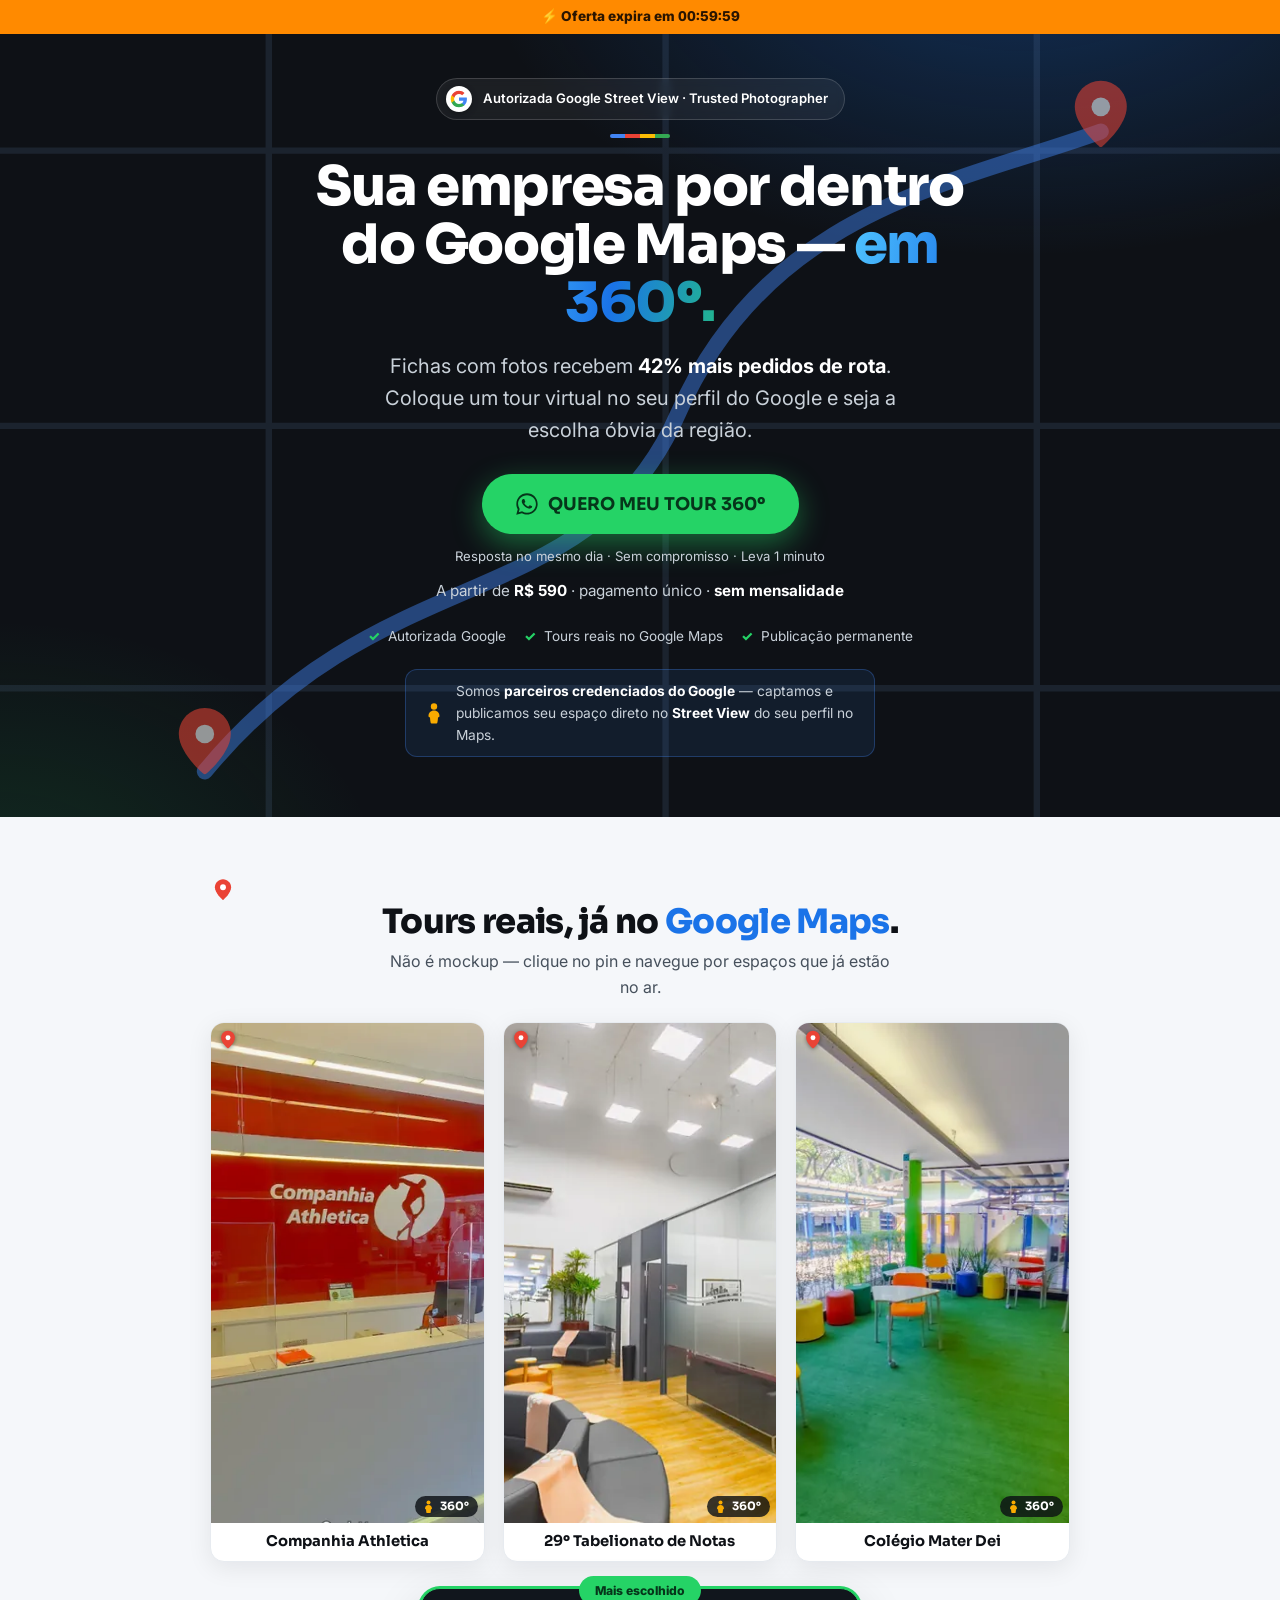
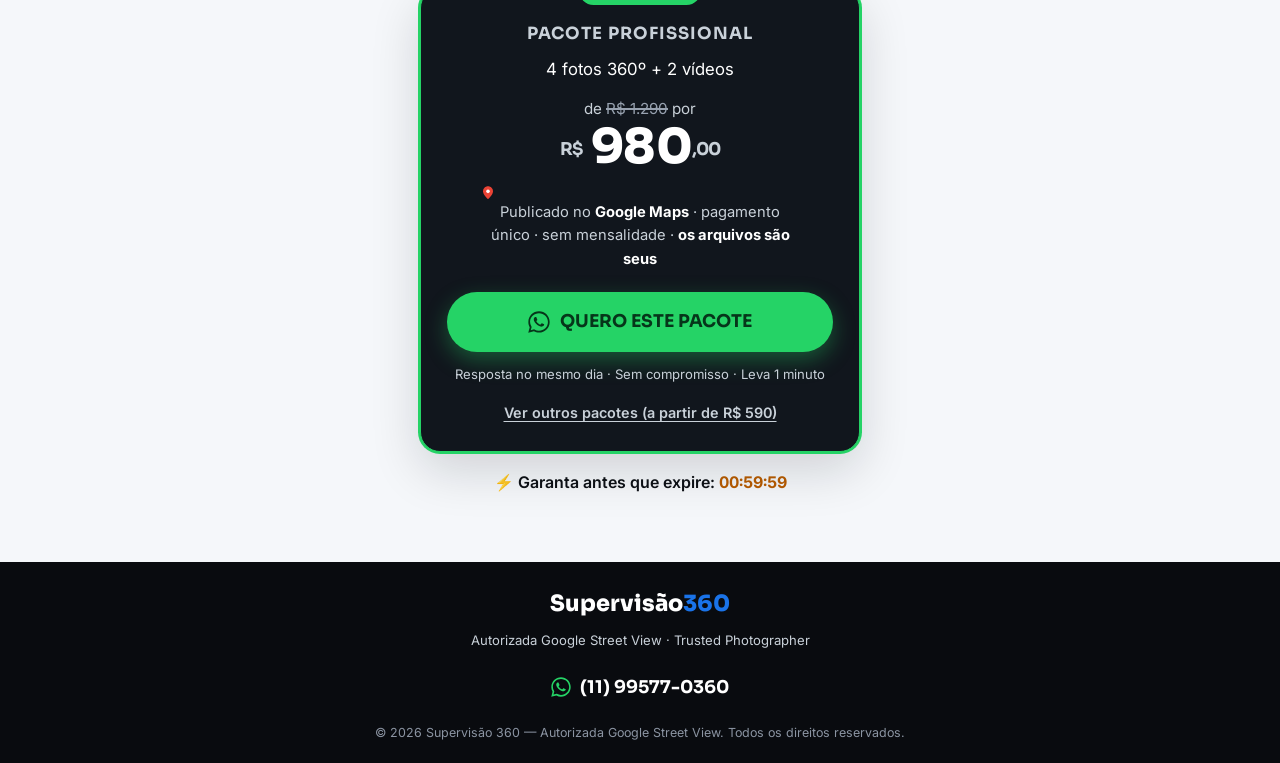
<file: index-b.html>
<!DOCTYPE html>
<html lang="pt-BR">
<head>
  <meta charset="UTF-8" />
  <meta name="viewport" content="width=device-width, initial-scale=1.0" />

  <!-- ====================================================================== -->
  <!-- VARIANTE B (teste A/B) — versão enxuta de 2 dobras.                    -->
  <!-- ⚠️ noindex enquanto for variante de teste (evita conteúdo duplicado   -->
  <!--    com a versão A). Remova se quiser indexar.                         -->
  <!-- ====================================================================== -->
  <meta name="robots" content="noindex, follow" />

  <title>Tour Virtual 360º no Google Maps · Street View | Supervisão 360</title>
  <meta name="description" content="Tour virtual 360º no perfil da sua empresa no Google Maps. Fichas com fotos recebem 42% mais pedidos de rota. Autorizada Google Street View. Sem mensalidade." />
  <!-- ⚠️ AJUSTAR: domínio final em canonical/og -->
  <link rel="canonical" href="https://lp.supervisao.com.br/" />

  <meta property="og:type" content="website" />
  <meta property="og:locale" content="pt_BR" />
  <meta property="og:site_name" content="Supervisão 360" />
  <meta property="og:title" content="Sua empresa por dentro do Google Maps — em 360º" />
  <meta property="og:description" content="Tour virtual imersivo no seu perfil do Google. Mais visitas, mais clientes. Autorizada Google Street View. Sem mensalidade." />
  <meta property="og:image" content="https://lp.supervisao.com.br/assets/og-image.jpg" />
  <meta property="og:image:width" content="1200" />
  <meta property="og:image:height" content="630" />
  <meta property="og:url" content="https://lp.supervisao.com.br/index-b.html" />
  <meta name="twitter:card" content="summary_large_image" />
  <meta name="twitter:title" content="Sua empresa por dentro do Google Maps — em 360º" />
  <meta name="twitter:description" content="Tour virtual imersivo no seu perfil do Google. Autorizada Google Street View." />
  <meta name="twitter:image" content="https://lp.supervisao.com.br/assets/og-image.jpg" />

  <meta name="theme-color" content="#0E1116" />
  <link rel="icon" type="image/svg+xml" href="assets/favicon.svg" />
  <link rel="apple-touch-icon" href="assets/favicon.svg" />

  <!-- Fonts: preconnect + carregamento não-bloqueante; só os pesos usados -->
  <link rel="preconnect" href="https://fonts.googleapis.com" />
  <link rel="preconnect" href="https://fonts.gstatic.com" crossorigin />
  <link rel="stylesheet" href="https://fonts.googleapis.com/css2?family=Inter:wght@400;600;700&family=Sora:wght@700;800&display=swap" media="print" onload="this.media='all'" />
  <noscript><link rel="stylesheet" href="https://fonts.googleapis.com/css2?family=Inter:wght@400;600;700&family=Sora:wght@700;800&display=swap" /></noscript>

  <link rel="stylesheet" href="style-b.css" />

  <!-- ===== Meta Pixel — ATIVO · ID 1509049053476848 (mesmo da versão A) ===== -->
  <!-- PageView aqui; "Contact" (clique no WhatsApp) sai de script-b.js -> trackConversion(). -->
  <script>
    !function(f,b,e,v,n,t,s){if(f.fbq)return;n=f.fbq=function(){n.callMethod?
    n.callMethod.apply(n,arguments):n.queue.push(arguments)};if(!f._fbq)f._fbq=n;
    n.push=n;n.loaded=!0;n.version='2.0';n.queue=[];t=b.createElement(e);t.async=!0;
    t.src=v;s=b.getElementsByTagName(e)[0];s.parentNode.insertBefore(t,s)}(window,
    document,'script','https://connect.facebook.net/en_US/fbevents.js');
    fbq('init','1509049053476848'); fbq('track','PageView');
  </script>
  <noscript><img height="1" width="1" style="display:none"
    src="https://www.facebook.com/tr?id=1509049053476848&ev=PageView&noscript=1"/></noscript>

  <!-- ===== Google Tag (gtag.js) — ⚠️ AJUSTAR: G-XXXXXXX ===== -->
  <!--
  <script async src="https://www.googletagmanager.com/gtag/js?id=G-XXXXXXX"></script>
  <script>
    window.dataLayer = window.dataLayer || [];
    function gtag(){dataLayer.push(arguments);}
    gtag('js', new Date()); gtag('config', 'G-XXXXXXX');
  </script>
  -->

  <!-- Dados estruturados -->
  <script type="application/ld+json">
  {
    "@context": "https://schema.org",
    "@type": "LocalBusiness",
    "name": "Supervisão 360",
    "description": "Autorizada Google Street View (Trusted Photographer). Tours virtuais 360º publicados no Google Maps para estabelecimentos físicos.",
    "url": "https://lp.supervisao.com.br/",
    "telephone": "+5511995770360",
    "image": "https://lp.supervisao.com.br/assets/og-image.jpg",
    "sameAs": [
      "https://www.instagram.com/supervisaogoogle360/",
      "https://www.youtube.com/@supervisao360",
      "https://www.facebook.com/supervisao360",
      "https://www.linkedin.com/company/supervisao360/"
    ]
  }
  </script>
</head>

<body>

  <!-- SPRITE DE ÍCONES (1x, reutilizado via <use>) -->
  <svg aria-hidden="true" focusable="false" style="position:absolute;width:0;height:0;overflow:hidden" xmlns="http://www.w3.org/2000/svg">
    <symbol id="ic-wa" viewBox="0 0 32 32">
      <path fill="currentColor" d="M16 .4C7.4.4.5 7.3.5 15.9c0 2.8.7 5.4 2 7.7L.4 31.6l8.2-2.1c2.2 1.2 4.8 1.9 7.4 1.9 8.6 0 15.5-6.9 15.5-15.5S24.6.4 16 .4zm0 28.3c-2.4 0-4.6-.6-6.6-1.8l-.5-.3-4.9 1.3 1.3-4.8-.3-.5a12.7 12.7 0 0 1-2-6.9C3 9 8.8 3.3 16 3.3S29 9 29 16.1 23.2 28.7 16 28.7zm7.1-9.5c-.4-.2-2.3-1.1-2.6-1.3-.4-.1-.6-.2-.9.2-.3.4-1 1.3-1.2 1.5-.2.2-.4.3-.8.1-.4-.2-1.6-.6-3.1-1.9-1.1-1-1.9-2.3-2.2-2.7-.2-.4 0-.6.2-.8l.6-.7c.2-.2.3-.4.4-.6.1-.2 0-.5 0-.7-.1-.2-.9-2.1-1.2-2.9-.3-.8-.6-.7-.9-.7h-.7c-.2 0-.6.1-1 .5-.3.4-1.3 1.3-1.3 3.1s1.3 3.6 1.5 3.9c.2.2 2.6 4 6.3 5.6.9.4 1.6.6 2.1.8.9.3 1.7.2 2.3.1.7-.1 2.3-.9 2.6-1.8.3-.9.3-1.7.2-1.8-.1-.2-.3-.3-.7-.5z"/>
    </symbol>
    <symbol id="ic-google" viewBox="0 0 24 24">
      <path fill="#4285F4" d="M22.56 12.25c0-.78-.07-1.53-.2-2.25H12v4.26h5.92a5.06 5.06 0 0 1-2.2 3.32v2.77h3.57c2.08-1.92 3.27-4.74 3.27-8.1z"/>
      <path fill="#34A853" d="M12 23c2.97 0 5.46-.98 7.28-2.66l-3.57-2.77c-.99.66-2.26 1.06-3.71 1.06-2.86 0-5.29-1.93-6.16-4.53H2.18v2.84A11 11 0 0 0 12 23z"/>
      <path fill="#FBBC05" d="M5.84 14.1a6.6 6.6 0 0 1 0-4.2V7.06H2.18a11 11 0 0 0 0 9.88l3.66-2.84z"/>
      <path fill="#EA4335" d="M12 5.38c1.62 0 3.06.56 4.21 1.64l3.15-3.15C17.45 2.09 14.97 1 12 1 7.7 1 3.99 3.47 2.18 7.06l3.66 2.84C6.71 7.3 9.14 5.38 12 5.38z"/>
    </symbol>
    <symbol id="ic-check" viewBox="0 0 24 24">
      <circle cx="12" cy="12" r="11" fill="#1FB855"/>
      <path fill="none" stroke="#fff" stroke-width="2.2" stroke-linecap="round" stroke-linejoin="round" d="m7 12.5 3.2 3.2L17 8.5"/>
    </symbol>
    <!-- Pin de localização do Google Maps (vermelho oficial) -->
    <symbol id="ic-pin" viewBox="0 0 24 24">
      <path fill="#EA4335" d="M12 2C7.86 2 4.5 5.36 4.5 9.5c0 5.05 6.02 10.54 7.04 11.43a.7.7 0 0 0 .92 0C13.48 20.04 19.5 14.55 19.5 9.5 19.5 5.36 16.14 2 12 2z"/>
      <circle cx="12" cy="9.5" r="2.7" fill="#fff"/>
    </symbol>
    <!-- "Pegman" do Street View (boneco amarelo) -->
    <symbol id="ic-pegman" viewBox="0 0 24 24">
      <circle cx="12" cy="5.5" r="3.2" fill="#F9AB00"/>
      <path fill="#F9AB00" d="M12 9.5c-3.3 0-5.5 2.4-5.5 5.6 0 1 .8 1.4 1.5 1.4.1 1.8.3 3.6.6 5.1.1.5.5.9 1 .9h4.8c.5 0 .9-.4 1-.9.3-1.5.5-3.3.6-5.1.7 0 1.5-.4 1.5-1.4 0-3.2-2.2-5.6-5.5-5.6z"/>
    </symbol>
  </svg>

  <!-- Faixa de urgência: cronômetro por sessão (FLASH_MINUTES em script-b.js) -->
  <div class="promo-bar" id="promo-bar">
    ⚡ <strong>Oferta expira em <span id="flash-countdown" class="flash-num">01:00:00</span></strong>
  </div>

  <!-- ====================================================================== -->
  <!-- DOBRA 1 — HERO (escuro)                                                -->
  <!-- ====================================================================== -->
  <header class="hero" id="topo">
    <!-- Motivo de "mapa": ruas + rota azul (Google Maps) + pins, bem sutil -->
    <div class="hero__map" aria-hidden="true">
      <svg viewBox="0 0 400 300" preserveAspectRatio="xMidYMid slice">
        <g stroke="#6E8FC0" stroke-width="2" fill="none" opacity=".14">
          <path d="M-20 64 H420"/><path d="M-20 150 H420"/><path d="M-20 232 H420"/>
          <path d="M84 -20 V320"/><path d="M208 -20 V320"/><path d="M324 -20 V320"/>
        </g>
        <path d="M64 258 C 120 190, 184 210, 212 146 S 300 74, 344 58" fill="none" stroke="#4285F4" stroke-width="5" stroke-linecap="round" opacity=".45"/>
        <use href="#ic-pin" x="51" y="236" width="26" height="26" opacity=".55"/>
        <use href="#ic-pin" x="331" y="40" width="26" height="26" opacity=".55"/>
      </svg>
    </div>
    <div class="container">
      <span class="badge-authority">
        <svg class="badge-authority__icon" width="18" height="18" aria-hidden="true"><use href="#ic-google"/></svg>
        Autorizada Google Street View · Trusted Photographer
      </span>
      <!-- ⚠️ ASSET: trocar pelo badge oficial trusted_photographer_google_maps_street_view.png -->
      <span class="gbar" aria-hidden="true"></span>

      <h1 class="hero__title">
        Sua empresa por dentro do Google&nbsp;Maps — <span class="text-grad">em 360º.</span>
      </h1>

      <p class="hero__subtitle">
        Fichas com fotos recebem <strong>42% mais pedidos de rota</strong>. Coloque um
        tour virtual no seu perfil do Google e seja a escolha óbvia da região.
      </p>

      <!-- href de fallback (funciona sem JS); o script enriquece com a mensagem completa -->
      <a class="btn btn--whatsapp btn--lg js-wa" href="https://wa.me/5511995770360"
         data-wa-context="hero" data-track-label="cta_hero"
         aria-label="Falar no WhatsApp e pedir meu Tour Virtual 360º">
        <svg class="btn__wa-icon" width="22" height="22" aria-hidden="true"><use href="#ic-wa"/></svg>
        QUERO MEU TOUR 360º
      </a>
      <p class="cta-reassure">Resposta no mesmo dia · Sem compromisso · Leva 1 minuto</p>
      <p class="hero__price">A partir de <strong>R$&nbsp;590</strong> · pagamento único · <strong>sem mensalidade</strong></p>

      <ul class="trust" aria-label="Diferenciais">
        <li>Autorizada Google</li>
        <li>Tours reais no Google Maps</li>
        <li>Publicação permanente</li>
      </ul>

      <p class="partner">
        <svg class="partner__icon" width="24" height="24" aria-hidden="true"><use href="#ic-pegman"/></svg>
        <span>Somos <strong>parceiros credenciados do Google</strong> — captamos e publicamos seu espaço direto no <strong>Street View</strong> do seu perfil no Maps.</span>
      </p>
    </div>
  </header>

  <!-- ====================================================================== -->
  <!-- DOBRA 2 — PROVA + OFERTA + FECHAMENTO (claro)                          -->
  <!-- ====================================================================== -->
  <main class="fold2">
    <div class="container">

      <h2 class="fold2__title"><svg class="fold2__pin" width="26" height="26" aria-hidden="true"><use href="#ic-pin"/></svg>Tours reais, já no <span class="text-blue">Google&nbsp;Maps</span>.</h2>
      <p class="fold2__lead">Não é mockup — clique no pin e navegue por espaços que já estão no ar.</p>

      <!-- ⚠️ ANTES DE PUBLICAR: confirmar os links (goo.gl foi descontinuado pelo
           Google) e trocar pelas URLs atuais maps.app.goo.gl de cada perfil. -->
      <div class="proof">
        <a class="proof__item" href="https://goo.gl/maps/jH2p1vk9M58bKJk57" target="_blank" rel="noopener" data-track-label="tour_companhia_athletica" aria-label="Ver tour real da academia Companhia Athletica no Google Maps — abre em nova aba">
          <span class="proof__thumb">
            <img src="assets/images/ciaathletica.webp" alt="Tour virtual 360º (Street View) da academia Companhia Athletica no Google Maps" width="800" height="500" loading="lazy" decoding="async" />
            <span class="proof__pin"><svg width="22" height="22" aria-hidden="true"><use href="#ic-pin"/></svg></span>
            <span class="proof__sv"><svg width="15" height="15" aria-hidden="true"><use href="#ic-pegman"/></svg>360°</span>
          </span>
          <span class="proof__name">Companhia Athletica</span>
        </a>
        <a class="proof__item" href="https://goo.gl/maps/kPEXGrYg3cuVrKXn8" target="_blank" rel="noopener" data-track-label="tour_cartorio" aria-label="Ver tour real do cartório 29º Tabelionato de Notas no Google Maps — abre em nova aba">
          <span class="proof__thumb">
            <img src="assets/images/tabeliaodenotas.webp" alt="Tour virtual 360º (Street View) do cartório 29º Tabelionato de Notas no Google Maps" width="800" height="500" loading="lazy" decoding="async" style="object-position: 28% center;" />
            <span class="proof__pin"><svg width="22" height="22" aria-hidden="true"><use href="#ic-pin"/></svg></span>
            <span class="proof__sv"><svg width="15" height="15" aria-hidden="true"><use href="#ic-pegman"/></svg>360°</span>
          </span>
          <span class="proof__name">29º Tabelionato de Notas</span>
        </a>
        <a class="proof__item" href="https://goo.gl/maps/6zkHBG5EDCZabGjo8" target="_blank" rel="noopener" data-track-label="tour_mater_dei" aria-label="Ver tour real da escola Colégio Mater Dei no Google Maps — abre em nova aba">
          <span class="proof__thumb">
            <img src="assets/images/colegiomaterdei.webp" alt="Tour virtual 360º (Street View) da escola Colégio Mater Dei no Google Maps" width="800" height="500" loading="lazy" decoding="async" />
            <span class="proof__pin"><svg width="22" height="22" aria-hidden="true"><use href="#ic-pin"/></svg></span>
            <span class="proof__sv"><svg width="15" height="15" aria-hidden="true"><use href="#ic-pegman"/></svg>360°</span>
          </span>
          <span class="proof__name">Colégio Mater Dei</span>
        </a>
      </div>

      <!-- Oferta única destacada (1 pacote = menos fricção de decisão) -->
      <!-- ⚠️ AJUSTAR: o preço riscado "de R$ 1.290" é PLACEHOLDER. Use o preço
           REGULAR REAL (fora da promoção) ou REMOVA o riscado (.offer-card__was).
           Desconto inventado é propaganda enganosa (CDC/Procon). -->
      <div class="offer-card">
        <span class="offer-card__tag">Mais escolhido</span>
        <h3 class="offer-card__name">Pacote Profissional</h3>
        <p class="offer-card__items">4 fotos 360º + 2 vídeos</p>
        <p class="offer-card__was">de <s>R$&nbsp;1.290</s> por</p>
        <p class="offer-card__value" aria-label="de 1290 por 980 reais na promoção, pagamento único"><span class="offer-card__cents" aria-hidden="true">R$</span> 980<span class="offer-card__cents" aria-hidden="true">,00</span></p>
        <p class="offer-card__note"><svg class="inline-pin" width="16" height="16" aria-hidden="true"><use href="#ic-pin"/></svg> Publicado no <strong>Google Maps</strong> · pagamento único · sem mensalidade · <strong>os arquivos são seus</strong></p>
        <a class="btn btn--whatsapp btn--block btn--lg js-wa" href="https://wa.me/5511995770360"
           data-wa-context="oferta" data-track-label="cta_oferta"
           aria-label="Quero o pacote Profissional pelo WhatsApp">
          <svg class="btn__wa-icon" width="22" height="22" aria-hidden="true"><use href="#ic-wa"/></svg>
          QUERO ESTE PACOTE
        </a>
        <p class="cta-reassure">Resposta no mesmo dia · Sem compromisso · Leva 1 minuto</p>
        <a class="offer-card__other js-wa" href="https://wa.me/5511995770360" data-wa-context="outros" data-track-label="cta_outros_pacotes" aria-label="Ver outros pacotes no WhatsApp">Ver outros pacotes (a partir de R$ 590)</a>
      </div>

      <p class="offer-urgency">⚡ Garanta antes que expire: <strong class="flash-num" id="promo-countdown">01:00:00</strong></p>

    </div>
  </main>

  <!-- RODAPÉ MÍNIMO -->
  <footer class="footer">
    <div class="container">
      <span class="footer__logo">Supervisão<span class="text-blue">360</span></span>
      <p class="footer__tag">Autorizada Google Street View · Trusted Photographer</p>
      <a class="footer__wa js-wa" href="https://wa.me/5511995770360" data-wa-context="rodape" data-track-label="cta_rodape" aria-label="Falar no WhatsApp (11) 99577-0360">
        <svg class="footer__wa-icon" width="20" height="20" aria-hidden="true"><use href="#ic-wa"/></svg>
        (11) 99577-0360
      </a>
      <p class="footer__legal">© 2026 Supervisão 360 — Autorizada Google Street View. Todos os direitos reservados.</p>
    </div>
  </footer>

  <!-- Botão flutuante de WhatsApp (aparece após o 1º scroll) -->
  <a class="wa-float js-wa" id="wa-float" href="https://wa.me/5511995770360"
     data-wa-context="flutuante" data-track-label="cta_flutuante"
     aria-label="Falar no WhatsApp">
    <svg class="wa-float__icon" width="30" height="30" aria-hidden="true"><use href="#ic-wa"/></svg>
    <span class="wa-float__label">Quero meu tour 360º</span>
  </a>

  <script src="script-b.js" defer></script>
</body>
</html>
</file>
<file: style.css>
/* =====================================================================
   SUPERVISÃO 360 — Landing Page de Conversão
   Identidade visual própria: geomarketing premium ("Google-grade")
   ---------------------------------------------------------------------
   Mobile-first. Escrito à mão (sem framework) para máxima performance
   e Core Web Vitals altos — melhor Quality Score no anúncio.
   ===================================================================== */

/* ----------------------------- TOKENS -------------------------------- */
:root {
  /* Cores base */
  --ink:        #0E1116;   /* grafite quase-preto — hero/seções de impacto */
  --ink-2:      #11161D;   /* superfície escura levemente acima do ink     */
  --paper:      #FFFFFF;   /* fundo claro de conteúdo                       */
  --paper-2:    #F5F7FA;   /* cinza muito claro (seções alternadas)        */

  /* CTA WhatsApp (sagrado) */
  --wa:         #25D366;
  --wa-hover:   #1FB855;

  /* Azul Google (confiança / apoio) */
  --blue:       #1A73E8;
  --blue-soft:  #E8F0FE;

  /* Acento quente (promoção/urgência) */
  --amber:      #FF8A00;

  /* Texto */
  --text:       #0E1116;   /* sobre claro */
  --text-soft:  #46505C;   /* secundário sobre claro (contraste AA) */
  --on-dark:    #FFFFFF;
  --on-dark-2:  #C9D1D9;   /* secundário sobre escuro */

  /* Estrutura */
  --radius:     14px;
  --radius-lg:  20px;
  --shadow:     0 6px 24px rgba(14,17,22,.08);
  --shadow-lg:  0 18px 50px rgba(14,17,22,.16);
  --maxw:       1180px;
  --maxw-narrow: 760px;

  --font-body: 'Inter', -apple-system, BlinkMacSystemFont, 'Segoe UI', Roboto, Arial, sans-serif;
  --font-head: 'Sora', var(--font-body);
}

/* ----------------------------- RESET --------------------------------- */
*, *::before, *::after { box-sizing: border-box; }
* { margin: 0; padding: 0; }
html { scroll-behavior: smooth; -webkit-text-size-adjust: 100%; }
body {
  font-family: var(--font-body);
  color: var(--text);
  background: var(--paper);
  line-height: 1.6;
  font-size: 16px;
  -webkit-font-smoothing: antialiased;
  text-rendering: optimizeLegibility;
  overflow-x: hidden;
}
img, svg, video { max-width: 100%; display: block; }
a { color: inherit; text-decoration: none; }
ul, ol { list-style: none; }
strong { font-weight: 700; }

/* ------------------------- HELPERS / LAYOUT -------------------------- */
.container { width: 100%; max-width: var(--maxw); margin: 0 auto; padding: 0 20px; }
.narrow { max-width: var(--maxw-narrow); margin-left: auto; margin-right: auto; }
.center { text-align: center; }
.text-blue { color: var(--blue); }
.text-grad {
  background: linear-gradient(100deg, #4FC3FF 0%, #1A73E8 55%, #25D366 120%);
  -webkit-background-clip: text; background-clip: text; color: transparent;
}

.section { padding: 52px 0; }
.section--alt  { background: var(--paper-2); }
.section--dark { background: var(--ink); color: var(--on-dark); }
.section--dark .section__lead { color: var(--on-dark-2); }

.section__title {
  font-family: var(--font-head);
  font-weight: 800;
  font-size: clamp(1.7rem, 5.2vw, 2.6rem);
  line-height: 1.12;
  letter-spacing: -.02em;
}
.section__lead {
  font-size: clamp(1rem, 2.6vw, 1.18rem);
  color: var(--text-soft);
  margin-top: 14px;
  max-width: 620px;
}
.center .section__lead { margin-left: auto; margin-right: auto; }

/* ----------------------------- BOTÕES -------------------------------- */
.btn {
  display: inline-flex; align-items: center; justify-content: center; gap: 10px;
  font-family: var(--font-head);
  font-weight: 700;
  font-size: 1rem;
  line-height: 1.1;
  padding: 16px 26px;
  border-radius: 999px;
  border: 0; cursor: pointer;
  transition: transform .15s ease, box-shadow .15s ease, background-color .15s ease;
  text-align: center;
}
.btn:focus-visible { outline: 3px solid var(--blue); outline-offset: 3px; }

.btn--whatsapp {
  background: var(--wa);
  color: #06351A;            /* texto escuro garante contraste AA sobre verde */
  box-shadow: 0 8px 22px rgba(37,211,102,.35);
}
.btn--whatsapp:hover { background: var(--wa-hover); transform: translateY(-2px); box-shadow: 0 12px 28px rgba(37,211,102,.45); }
.btn--whatsapp:active { transform: translateY(0); }
.btn__wa-icon { flex: 0 0 auto; }

.btn--lg { padding: 19px 34px; font-size: 1.1rem; }
.btn--block { display: flex; width: 100%; margin-top: 18px; }

/* ----------------------- SELO DE AUTORIDADE -------------------------- */
.badge-authority {
  display: inline-flex; align-items: center; gap: 11px;
  background: rgba(255,255,255,.06);
  border: 1px solid rgba(255,255,255,.16);
  color: var(--on-dark);
  font-size: .82rem; font-weight: 600;
  padding: 7px 16px 7px 9px; border-radius: 999px;
  backdrop-filter: blur(4px);
}
.badge-authority__icon {
  flex: 0 0 auto; width: 26px; height: 26px;
  background: #fff; border-radius: 50%; padding: 4px;
  box-shadow: 0 2px 6px rgba(0,0,0,.28);
}

/* Faixa de urgência no topo (announcement bar) — some sozinha ao expirar (JS) */
.promo-bar {
  background: var(--amber); color: #2A1500;
  text-align: center; font-size: .85rem; font-weight: 600;
  padding: 8px 16px; line-height: 1.3;
}
.promo-bar strong { font-weight: 800; }
/* Números do cronômetro: largura fixa por dígito (não "pula" ao mudar) */
.flash-num { font-variant-numeric: tabular-nums; }

/* =====================================================================
   1. HERO
   ===================================================================== */
.hero {
  position: relative;
  background:
    radial-gradient(900px 500px at 80% -10%, rgba(26,115,232,.30), transparent 60%),
    radial-gradient(700px 500px at 0% 110%, rgba(37,211,102,.14), transparent 55%),
    var(--ink);
  color: var(--on-dark);
  padding: 30px 0 56px;
  overflow: hidden;
}
.hero__grid { display: grid; gap: 28px; }
.hero__content { max-width: 760px; margin: 0 auto; text-align: center; }
.hero__title {
  font-family: var(--font-head);
  font-weight: 800;
  font-size: clamp(2.1rem, 8vw, 3.6rem);
  line-height: 1.06;
  letter-spacing: -.025em;
  margin: 20px 0 0;
}
.hero__subtitle {
  font-size: clamp(1.05rem, 3vw, 1.28rem);
  color: var(--on-dark-2);
  margin: 18px auto 28px;
  max-width: 600px;
}
.hero__subtitle strong { color: #fff; }
.hero .btn--whatsapp { box-shadow: 0 10px 30px rgba(37,211,102,.45); }

.hero__proof {
  display: flex; flex-wrap: wrap; justify-content: center; gap: 8px 18px;
  margin-top: 22px; font-size: .85rem; color: var(--on-dark-2);
}
.hero__proof li { position: relative; padding-left: 20px; }
.hero__proof li::before { content: "✓"; position: absolute; left: 0; top: 0; color: var(--wa); font-weight: 800; }

/* Microcopy de reassurança sob os CTAs (reduz fricção) */
.cta-reassure { margin-top: 12px; font-size: .82rem; color: var(--text-soft); }
.hero .cta-reassure, .section--dark .cta-reassure { color: var(--on-dark-2); }
/* Linha de preço no hero */
.hero__price { margin-top: 12px; font-size: .95rem; color: var(--on-dark-2); }
.hero__price strong { color: #fff; }

/* =====================================================================
   2. PROBLEMA
   ===================================================================== */
.problem .section__lead { font-size: clamp(1.05rem, 2.8vw, 1.25rem); color: var(--text); margin-top: 22px; }
.problem .btn { margin-top: 30px; }

/* Segmentos atendidos (pertencimento "isto é pra mim" + keywords) */
.segments { display: flex; flex-wrap: wrap; justify-content: center; gap: 8px; margin: 28px 0 10px; }
.segments li {
  font-size: .82rem; font-weight: 600; color: var(--blue);
  background: var(--blue-soft); padding: 6px 13px; border-radius: 999px;
}
.segments__note { font-size: .9rem; color: var(--text-soft); }

/* =====================================================================
   4. DADOS / ROI
   ===================================================================== */
.data__grid {
  display: grid; grid-template-columns: repeat(2, 1fr); gap: 16px;
  margin: 36px 0 16px;
}
.stat {
  background: var(--paper); border: 1px solid #E7EBF0; border-radius: var(--radius);
  padding: 26px 22px; box-shadow: var(--shadow);
  display: flex; flex-direction: column; gap: 8px;
}
.stat__num {
  font-family: var(--font-head); font-weight: 800;
  font-size: clamp(2.4rem, 9vw, 3rem); line-height: 1; color: var(--blue);
  letter-spacing: -.03em;
}
.stat__desc { color: var(--text-soft); font-size: .98rem; }
.stat__desc strong { color: var(--text); }
.data__source { text-align: center; font-size: .82rem; color: #5E6776; margin: 10px 0 30px; }

/* =====================================================================
   5. COMO FUNCIONA
   ===================================================================== */
.how__grid { display: grid; grid-template-columns: 1fr; gap: 18px; margin: 42px 0 34px; }
.step {
  position: relative; background: var(--paper); border: 1px solid #E7EBF0;
  border-radius: var(--radius); padding: 28px 24px; box-shadow: var(--shadow);
}
.step__num {
  position: absolute; top: 20px; right: 22px;
  font-family: var(--font-head); font-weight: 800; font-size: 2.4rem;
  color: var(--blue-soft); line-height: 1;
}
.step__icon {
  display: inline-flex; align-items: center; justify-content: center;
  width: 56px; height: 56px; border-radius: 14px; background: var(--blue-soft);
  margin-bottom: 16px;
}
.step__title { font-family: var(--font-head); font-weight: 700; font-size: 1.15rem; margin-bottom: 8px; padding-right: 38px; }
.step__desc { color: var(--text-soft); font-size: .96rem; }

/* =====================================================================
   6. GALERIA DE TOURS
   ===================================================================== */
.gallery__grid { display: grid; grid-template-columns: 1fr; gap: 18px; margin: 42px 0 34px; }
.tour-card {
  background: var(--paper); border: 1px solid #E7EBF0; border-radius: var(--radius);
  overflow: hidden; box-shadow: var(--shadow);
  transition: transform .18s ease, box-shadow .18s ease;
}
.tour-card:hover { transform: translateY(-4px); box-shadow: var(--shadow-lg); }
.tour-card:focus-visible { outline: 3px solid var(--blue); outline-offset: 2px; }
.tour-card__thumb {
  width: 100%; aspect-ratio: 16 / 10;
  object-fit: cover; display: block;
  background: #0B0E13;            /* cor enquanto a imagem carrega */
  transition: transform .4s ease;
}
.tour-card:hover .tour-card__thumb { transform: scale(1.05); } /* zoom suave no hover */
.tour-card__body { padding: 18px 20px 20px; }
.tour-card__name { font-family: var(--font-head); font-weight: 700; font-size: 1.1rem; }
.tour-card__cat { display: inline-block; font-size: .78rem; color: var(--blue); background: var(--blue-soft); padding: 3px 10px; border-radius: 999px; margin: 8px 0 12px; }
.tour-card__link { display: block; font-weight: 600; font-size: .92rem; color: var(--text); }
.tour-card:hover .tour-card__link { color: var(--blue); }

/* =====================================================================
   ENTREGÁVEIS (compacto, dentro da seção de oferta — fundo escuro)
   ===================================================================== */
.offer__includes { max-width: 680px; margin: 0 auto 24px; }
.offer__includes-label { text-align: center; color: var(--on-dark-2); font-size: .95rem; margin-bottom: 14px; }
.offer__includes-label strong { color: #fff; }
.offer__includes-list { display: grid; gap: 10px; }
.offer__includes-list li { position: relative; padding-left: 28px; color: #fff; font-size: .96rem; }
.offer__includes-list li::before { content: "✓"; position: absolute; left: 4px; top: 0; color: var(--wa); font-weight: 800; }
.offer__includes-list strong { color: #fff; }
@media (min-width: 600px) { .offer__includes-list { grid-template-columns: 1fr 1fr; gap: 12px 28px; } }

/* =====================================================================
   8. OFERTA / PROMOÇÃO
   ===================================================================== */
.offer { background:
  radial-gradient(700px 400px at 100% 0%, rgba(255,138,0,.16), transparent 60%),
  var(--ink); }
.promo-flag {
  display: inline-flex; flex-wrap: wrap; align-items: center; justify-content: center; gap: 8px 12px;
  background: rgba(255,138,0,.12); border: 1px solid rgba(255,138,0,.4);
  color: #FFD9A8; padding: 10px 18px; border-radius: 999px; margin-bottom: 22px;
  font-size: .9rem;
}
.promo-flag__pill { background: var(--amber); color: #2A1500; font-weight: 800; padding: 3px 12px; border-radius: 999px; font-size: .82rem; }
.promo-flag__text strong { color: #fff; }
.promo-flag__count { font-weight: 700; color: #fff; }
.promo-flag__count:not(:empty)::before { content: "·"; margin-right: 10px; color: rgba(255,255,255,.4); }

.pricing { display: grid; grid-template-columns: 1fr; gap: 18px; margin: 38px 0 24px; }
.price-card {
  position: relative; background: var(--ink-2);
  border: 1px solid rgba(255,255,255,.12); border-radius: var(--radius-lg);
  padding: 30px 26px; text-align: center; color: var(--on-dark);
}
.price-card--featured {
  border-color: var(--wa);
  box-shadow: 0 0 0 2px var(--wa), var(--shadow-lg);
  background: linear-gradient(180deg, rgba(37,211,102,.10), var(--ink-2));
}
.price-card__tag {
  position: absolute; top: -13px; left: 50%; transform: translateX(-50%);
  background: var(--wa); color: #06351A; font-weight: 800; font-size: .76rem;
  padding: 5px 16px; border-radius: 999px; white-space: nowrap;
}
.price-card__name { font-family: var(--font-head); font-weight: 700; font-size: 1.05rem; color: var(--on-dark-2); text-transform: uppercase; letter-spacing: .06em; }
.price-card__items { margin: 10px 0 14px; color: #fff; font-size: 1.05rem; }
/* Âncora de preço promocional (de/por) — ⚠️ valor riscado é placeholder real a confirmar */
.price-card__was { font-size: .95rem; color: var(--on-dark-2); margin-bottom: 2px; }
.price-card__was s { color: #98A2B0; text-decoration-thickness: 1.5px; }
.price-card__value { font-family: var(--font-head); font-weight: 800; font-size: 2.6rem; line-height: 1; color: #fff; letter-spacing: -.02em; }
.price-card__cents { font-size: 1rem; font-weight: 700; color: var(--on-dark-2); vertical-align: middle; }
.price-card__note { font-size: .82rem; color: var(--on-dark-2); margin-top: 8px; }

.offer__extra {
  text-align: center; color: var(--on-dark-2); font-size: 1rem;
  background: rgba(255,255,255,.05); border: 1px dashed rgba(255,255,255,.2);
  border-radius: var(--radius); padding: 18px 22px; margin: 4px 0 34px;
}
.offer__extra strong { color: #fff; }

/* =====================================================================
   9. FAQ
   ===================================================================== */
.accordion { margin: 38px 0 32px; }
.faq-item { border: 1px solid #E7EBF0; border-radius: var(--radius); margin-bottom: 12px; background: var(--paper); overflow: hidden; }
.faq-item__h { margin: 0; font: inherit; }
.faq-item__q {
  width: 100%; text-align: left; background: none; border: 0; cursor: pointer;
  font-family: var(--font-head); font-weight: 600; font-size: 1.02rem; color: var(--text);
  padding: 20px 22px; display: flex; align-items: center; justify-content: space-between; gap: 16px;
}
.faq-item__q:focus-visible { outline: 3px solid var(--blue); outline-offset: -3px; }
.faq-item__chev { flex: 0 0 auto; color: var(--blue); transition: transform .25s ease; }
.faq-item[aria-open="true"] .faq-item__chev { transform: rotate(180deg); }
/* Fechado: [hidden] (display:none) tira o conteúdo da árvore de acessibilidade.
   Aberto: max-height anima a abertura (definida via JS). */
.faq-item__a { max-height: 0; overflow: hidden; transition: max-height .3s ease; }
.faq-item__a p { padding: 0 22px 20px; color: var(--text-soft); font-size: .98rem; }
.faq-item__a strong { color: var(--text); }

/* =====================================================================
   10. CTA FINAL
   ===================================================================== */
.final-cta { background:
  radial-gradient(700px 400px at 50% 0%, rgba(26,115,232,.28), transparent 60%),
  var(--ink); }
.final-cta .badge-authority { margin-bottom: 22px; }
.final-cta__title {
  font-family: var(--font-head); font-weight: 800;
  font-size: clamp(1.7rem, 5.5vw, 2.7rem); line-height: 1.12; letter-spacing: -.02em;
  max-width: 700px; margin: 0 auto;
}
.final-cta__sub { color: var(--on-dark-2); margin: 18px auto 30px; font-size: 1.1rem; }

/* =====================================================================
   11. RODAPÉ
   ===================================================================== */
.footer { background: #090B0F; color: var(--on-dark-2); padding: 50px 0 26px; }
.footer__grid { display: grid; grid-template-columns: 1fr; gap: 30px; }
.footer__logo { font-family: var(--font-head); font-weight: 800; font-size: 1.5rem; color: #fff; }
.footer__tag { font-size: .85rem; margin-top: 8px; }
.footer__contact-label { font-size: .78rem; text-transform: uppercase; letter-spacing: .06em; color: #939DAD; margin-bottom: 10px; }
.footer__wa { display: inline-flex; align-items: center; gap: 9px; font-family: var(--font-head); font-weight: 700; font-size: 1.15rem; color: #fff; }
.footer__wa:hover { color: var(--wa); }
.footer__wa-icon { color: var(--wa); }
.footer__social-icons { display: flex; gap: 6px; color: #fff; margin-left: -10px; }
.footer__social-icons a {
  display: inline-flex; align-items: center; justify-content: center;
  min-width: 44px; min-height: 44px;             /* alvo de toque >= 44px (AA) */
  transition: color .2s, transform .2s;
}
.footer__social-icons a:hover { color: var(--blue); transform: translateY(-2px); }
.footer__social-icons a:focus-visible { outline: 2px solid var(--blue); outline-offset: 0; border-radius: 8px; }
.footer__legal { text-align: center; font-size: .78rem; color: #8B94A2; margin-top: 36px; border-top: 1px solid rgba(255,255,255,.08); padding-top: 22px; }

/* =====================================================================
   BOTÃO FLUTUANTE WHATSAPP
   ===================================================================== */
.wa-float {
  position: fixed; right: 18px; bottom: 18px; z-index: 90;
  display: inline-flex; align-items: center; gap: 10px;
  background: var(--wa); color: #fff;
  padding: 14px; border-radius: 999px;
  box-shadow: 0 10px 28px rgba(37,211,102,.5);
  opacity: 0; visibility: hidden; transform: translateY(20px) scale(.9);
  transition: opacity .3s ease, transform .3s ease, visibility .3s, background-color .2s;
}
.wa-float.is-visible { opacity: 1; visibility: visible; transform: translateY(0) scale(1); }
.wa-float:hover { background: var(--wa-hover); }
.wa-float:focus-visible { outline: 3px solid #fff; outline-offset: 2px; }
.wa-float__label { font-family: var(--font-head); font-weight: 700; font-size: .95rem; padding-right: 6px; }
.wa-float svg { animation: wa-pulse 2.6s ease-in-out infinite; }
@keyframes wa-pulse { 0%,100% { transform: scale(1); } 12% { transform: scale(1.12); } 24% { transform: scale(1); } }

/* =====================================================================
   MICROINTERAÇÕES (hover no desktop · feedback de toque no mobile)
   ===================================================================== */
.stat, .step { transition: transform .2s ease, box-shadow .2s ease; }
@media (hover: hover) {
  .stat:hover, .step:hover { transform: translateY(-4px); box-shadow: var(--shadow-lg); }
}
/* ":active" dispara também no toque do celular = retorno tátil ao tocar */
.tour-card:active, .price-card:active, .stat:active, .step:active { transform: scale(.99); }

/* =====================================================================
   ANIMAÇÕES DE REVEAL (ao rolar)
   ===================================================================== */
/* O estado escondido só vale quando há JS (classe .js no <html>, setada no
   <head> antes do paint). Sem JS / se o script falhar, tudo aparece normalmente. */
.reveal { opacity: 1; }
.js .reveal { opacity: 0; transform: translateY(24px); transition: opacity .6s ease, transform .6s ease; }
.js .reveal.is-in { opacity: 1; transform: none; }

/* =====================================================================
   RESPONSIVO  — >=560px
   ===================================================================== */
@media (min-width: 560px) {
  .data__grid     { grid-template-columns: repeat(2, 1fr); }
  .how__grid      { grid-template-columns: repeat(2, 1fr); }
  .gallery__grid  { grid-template-columns: repeat(2, 1fr); }
  .wa-float__label { display: inline; }
}

/* ----------------------------- >=768px ------------------------------- */
@media (min-width: 768px) {
  .section { padding: 60px 0; }
  .data__grid     { grid-template-columns: repeat(4, 1fr); }
  .pricing        { grid-template-columns: repeat(3, 1fr); align-items: center; }
  .price-card--featured { transform: scale(1.04); }
  .footer__grid   { grid-template-columns: 1.4fr 1fr 1fr; align-items: start; }
}

/* ----------------------------- >=960px ------------------------------- */
@media (min-width: 960px) {
  .hero { padding: 56px 0 60px; }
  .how__grid      { grid-template-columns: repeat(4, 1fr); }
  .gallery__grid { grid-template-columns: repeat(3, 1fr); }
}

/* =====================================================================
   ACESSIBILIDADE — reduzir movimento
   ===================================================================== */
@media (prefers-reduced-motion: reduce) {
  * { animation: none !important; scroll-behavior: auto !important; }
  .reveal { opacity: 1; transform: none; transition: none; }
  .faq-item__chev, .faq-item__a { transition: none !important; }
}
</file>
<file: style-b.css>
/* =====================================================================
   SUPERVISÃO 360 — Landing Page B (variante de teste A/B)
   Versão enxuta de 2 dobras. Mesma marca da versão A.
   ===================================================================== */

/* ----------------------------- TOKENS -------------------------------- */
:root {
  --ink:       #0E1116;
  --ink-2:     #11161D;
  --paper:     #FFFFFF;
  --paper-2:   #F5F7FA;
  --wa:        #25D366;
  --wa-hover:  #1FB855;
  --blue:      #1A73E8;
  --blue-soft: #E8F0FE;
  --amber:     #FF8A00;
  --text:      #0E1116;
  --text-soft: #46505C;
  --on-dark:   #FFFFFF;
  --on-dark-2: #C9D1D9;
  --radius:    14px;
  --radius-lg: 20px;
  --shadow:    0 6px 24px rgba(14,17,22,.08);
  --shadow-lg: 0 18px 50px rgba(14,17,22,.16);
  --maxw:      900px;
  --font-body: 'Inter', -apple-system, BlinkMacSystemFont, 'Segoe UI', Roboto, Arial, sans-serif;
  --font-head: 'Sora', var(--font-body);
}

/* ----------------------------- RESET --------------------------------- */
*, *::before, *::after { box-sizing: border-box; }
* { margin: 0; padding: 0; }
html { -webkit-text-size-adjust: 100%; }
body {
  font-family: var(--font-body); color: var(--text); background: var(--paper);
  line-height: 1.6; font-size: 16px; -webkit-font-smoothing: antialiased;
  text-rendering: optimizeLegibility; overflow-x: hidden;
}
img, svg { max-width: 100%; display: block; }
a { color: inherit; text-decoration: none; }
ul { list-style: none; }
strong { font-weight: 700; }

.container { width: 100%; max-width: var(--maxw); margin: 0 auto; padding: 0 20px; }
.text-blue { color: var(--blue); }
.text-grad {
  background: linear-gradient(100deg, #4FC3FF 0%, #1A73E8 55%, #25D366 120%);
  -webkit-background-clip: text; background-clip: text; color: transparent;
}

/* ----------------------------- BOTÕES -------------------------------- */
.btn {
  display: inline-flex; align-items: center; justify-content: center; gap: 10px;
  font-family: var(--font-head); font-weight: 700; font-size: 1rem; line-height: 1.1;
  padding: 16px 26px; border-radius: 999px; border: 0; cursor: pointer;
  transition: transform .15s ease, box-shadow .15s ease, background-color .15s ease;
  text-align: center;
}
.btn:focus-visible { outline: 3px solid var(--blue); outline-offset: 3px; }
.btn--whatsapp {
  background: var(--wa); color: #06351A;          /* texto escuro = contraste AA */
  box-shadow: 0 8px 22px rgba(37,211,102,.35);
}
.btn--whatsapp:hover { background: var(--wa-hover); transform: translateY(-2px); box-shadow: 0 12px 28px rgba(37,211,102,.45); }
.btn--whatsapp:active { transform: translateY(0); }
.btn--lg { padding: 19px 34px; font-size: 1.1rem; }
.btn--block { display: flex; width: 100%; }
.btn__wa-icon { flex: 0 0 auto; }

/* Microcopy de reassurança sob os CTAs */
.cta-reassure { margin-top: 12px; font-size: .82rem; color: var(--text-soft); }
.hero .cta-reassure, .offer-card .cta-reassure { color: var(--on-dark-2); }

/* ----------------------- FAIXA DE URGÊNCIA --------------------------- */
.promo-bar {
  background: var(--amber); color: #2A1500; text-align: center;
  font-size: .85rem; font-weight: 600; padding: 8px 16px; line-height: 1.3;
}
.promo-bar strong { font-weight: 800; }
.flash-num { font-variant-numeric: tabular-nums; }

/* ----------------------- SELO DE AUTORIDADE -------------------------- */
.badge-authority {
  display: inline-flex; align-items: center; gap: 11px;
  background: rgba(255,255,255,.06); border: 1px solid rgba(255,255,255,.16);
  color: var(--on-dark); font-size: .82rem; font-weight: 600;
  padding: 7px 16px 7px 9px; border-radius: 999px; backdrop-filter: blur(4px);
}
.badge-authority__icon {
  flex: 0 0 auto; width: 26px; height: 26px;
  background: #fff; border-radius: 50%; padding: 4px; box-shadow: 0 2px 6px rgba(0,0,0,.28);
}

/* =====================================================================
   DOBRA 1 — HERO
   ===================================================================== */
.hero {
  position: relative;
  background:
    radial-gradient(900px 500px at 80% -10%, rgba(26,115,232,.30), transparent 60%),
    radial-gradient(700px 500px at 0% 110%, rgba(37,211,102,.14), transparent 55%),
    var(--ink);
  color: var(--on-dark); padding: 30px 0 48px; overflow: hidden; text-align: center;
}
.hero__map { position: absolute; inset: 0; z-index: 0; pointer-events: none; }
.hero__map svg { width: 100%; height: 100%; display: block; }
.hero .container { position: relative; z-index: 1; max-width: 760px; }

/* Barra com as 4 cores oficiais do Google (identidade Maps / parceria) */
.gbar {
  display: block; width: 60px; height: 4px; border-radius: 999px; margin: 14px auto 0;
  background: linear-gradient(90deg, #4285F4 0 25%, #EA4335 25% 50%, #FBBC05 50% 75%, #34A853 75% 100%);
}

/* Linha de parceria com o Google (pegman do Street View) */
.partner {
  display: flex; align-items: center; gap: 10px; text-align: left;
  max-width: 470px; margin: 22px auto 0;
  background: rgba(66,133,244,.10); border: 1px solid rgba(66,133,244,.30);
  padding: 10px 16px; border-radius: 12px; font-size: .86rem; color: var(--on-dark-2);
}
.partner strong { color: #fff; }
.partner__icon { flex: 0 0 auto; }
.hero__title {
  font-family: var(--font-head); font-weight: 800;
  font-size: clamp(2.1rem, 8vw, 3.4rem); line-height: 1.07; letter-spacing: -.025em;
  margin: 20px 0 0;
}
.hero__subtitle {
  font-size: clamp(1.05rem, 3vw, 1.25rem); color: var(--on-dark-2);
  margin: 18px auto 28px; max-width: 580px;
}
.hero__subtitle strong { color: #fff; }
.hero .btn--whatsapp { box-shadow: 0 10px 30px rgba(37,211,102,.45); }
.hero__price { margin-top: 12px; font-size: .95rem; color: var(--on-dark-2); }
.hero__price strong { color: #fff; }

.trust {
  display: flex; flex-wrap: wrap; justify-content: center; gap: 8px 18px;
  margin-top: 22px; font-size: .85rem; color: var(--on-dark-2);
}
.trust li { position: relative; padding-left: 20px; }
.trust li::before { content: "✓"; position: absolute; left: 0; top: 0; color: var(--wa); font-weight: 800; }

/* =====================================================================
   DOBRA 2 — PROVA + OFERTA
   ===================================================================== */
.fold2 { background: var(--paper-2); padding: 34px 0 40px; }
.fold2__title {
  text-align: center; font-family: var(--font-head); font-weight: 800;
  font-size: clamp(1.5rem, 5vw, 2.1rem); line-height: 1.12; letter-spacing: -.02em;
}
.fold2__lead { text-align: center; color: var(--text-soft); margin: 8px auto 22px; max-width: 520px; }

/* Prova: 3 miniaturas */
.proof { display: grid; grid-template-columns: repeat(3, 1fr); gap: 12px; margin-bottom: 26px; }
.proof__item {
  background: #fff; border: 1px solid #E7EBF0; border-radius: var(--radius);
  overflow: hidden; box-shadow: var(--shadow); transition: transform .18s ease, box-shadow .18s ease;
}
.proof__item:hover { transform: translateY(-3px); box-shadow: var(--shadow-lg); }
.proof__item:focus-visible { outline: 3px solid var(--blue); outline-offset: 2px; }
.proof__item img { width: 100%; aspect-ratio: 16/10; object-fit: cover; display: block; }
.proof__thumb { position: relative; display: block; }
.proof__pin { position: absolute; top: 6px; left: 6px; line-height: 0; filter: drop-shadow(0 1px 2px rgba(0,0,0,.45)); }
.proof__sv {
  position: absolute; bottom: 6px; right: 6px;
  display: inline-flex; align-items: center; gap: 4px;
  background: rgba(11,14,19,.8); color: #fff;
  font-family: var(--font-head); font-weight: 700; font-size: .72rem;
  padding: 3px 9px 3px 6px; border-radius: 999px; line-height: 1;
}
/* pins inline (título da prova e nota da oferta) */
.fold2__pin { vertical-align: -5px; margin-right: 5px; }
.inline-pin { vertical-align: -3px; margin-right: 1px; }
.proof__name {
  display: block; font-family: var(--font-head); font-weight: 700;
  font-size: clamp(.74rem, 2.4vw, .92rem); color: var(--text);
  padding: 10px 8px; text-align: center; line-height: 1.2;
}

/* Oferta única (card escuro premium) */
.offer-card {
  position: relative; max-width: 440px; margin: 0 auto;
  background: var(--ink-2); /* cor sólida (sem degradê) — texto branco legível em todo o card */
  border: 1px solid var(--wa); box-shadow: 0 0 0 2px var(--wa), var(--shadow-lg);
  border-radius: var(--radius-lg); padding: 32px 26px 26px; text-align: center; color: var(--on-dark);
}
.offer-card__tag {
  position: absolute; top: -13px; left: 50%; transform: translateX(-50%);
  background: var(--wa); color: #06351A; font-weight: 800; font-size: .76rem;
  padding: 5px 16px; border-radius: 999px; white-space: nowrap;
}
.offer-card__name { font-family: var(--font-head); font-weight: 700; font-size: 1.05rem; color: var(--on-dark-2); text-transform: uppercase; letter-spacing: .06em; }
.offer-card__items { margin: 8px 0 14px; color: #fff; font-size: 1.05rem; }
.offer-card__was { font-size: .95rem; color: var(--on-dark-2); margin-bottom: 2px; }
.offer-card__was s { color: #98A2B0; text-decoration-thickness: 1.5px; }
.offer-card__value { font-family: var(--font-head); font-weight: 800; font-size: 3rem; line-height: 1; color: #fff; letter-spacing: -.02em; }
.offer-card__cents { font-size: 1.1rem; font-weight: 700; color: var(--on-dark-2); vertical-align: middle; }
.offer-card__note { max-width: 320px; margin: 14px auto 20px; color: var(--on-dark-2); font-size: .92rem; }
.offer-card__note strong { color: #fff; }
.offer-card__other {
  display: inline-block; margin-top: 16px; font-weight: 600; font-size: .9rem;
  color: var(--on-dark-2); text-decoration: underline; text-underline-offset: 3px;
}
.offer-card__other:hover { color: #fff; }

.offer-urgency { text-align: center; margin-top: 18px; font-size: 1rem; color: var(--text); font-weight: 600; }
.offer-urgency strong { color: #B85C00; }

/* =====================================================================
   RODAPÉ
   ===================================================================== */
.footer { background: #090B0F; color: var(--on-dark-2); padding: 24px 0 20px; text-align: center; }
.footer__logo { font-family: var(--font-head); font-weight: 800; font-size: 1.4rem; color: #fff; }
.footer__tag { font-size: .82rem; margin: 8px 0 14px; }
.footer__wa { display: inline-flex; align-items: center; gap: 9px; font-family: var(--font-head); font-weight: 700; font-size: 1.1rem; color: #fff; min-height: 44px; }
.footer__wa:hover { color: var(--wa); }
.footer__wa-icon { color: var(--wa); }
.footer__legal { font-size: .78rem; color: #8B94A2; margin-top: 14px; }

/* =====================================================================
   BOTÃO FLUTUANTE
   ===================================================================== */
.wa-float {
  position: fixed; right: 18px; bottom: 18px; z-index: 90;
  display: inline-flex; align-items: center; gap: 10px;
  background: var(--wa); color: #fff; padding: 14px; border-radius: 999px;
  box-shadow: 0 10px 28px rgba(37,211,102,.5);
  opacity: 0; visibility: hidden; transform: translateY(20px) scale(.9);
  transition: opacity .3s ease, transform .3s ease, visibility .3s, background-color .2s;
}
.wa-float.is-visible { opacity: 1; visibility: visible; transform: translateY(0) scale(1); }
.wa-float:hover { background: var(--wa-hover); }
.wa-float:focus-visible { outline: 3px solid #fff; outline-offset: 2px; }
.wa-float__label { display: none; font-family: var(--font-head); font-weight: 700; font-size: .95rem; padding-right: 6px; }
.wa-float svg { animation: wa-pulse 2.6s ease-in-out infinite; }
@keyframes wa-pulse { 0%,100% { transform: scale(1); } 12% { transform: scale(1.12); } 24% { transform: scale(1); } }

/* =====================================================================
   RESPONSIVO
   ===================================================================== */
@media (min-width: 560px) {
  .wa-float__label { display: inline; }
}
@media (min-width: 768px) {
  .hero { padding: 44px 0 60px; }
  .fold2 { padding: 60px 0 66px; }
  .proof { gap: 18px; }
}

/* =====================================================================
   ACESSIBILIDADE — reduzir movimento
   ===================================================================== */
@media (prefers-reduced-motion: reduce) {
  * { animation: none !important; }
  .wa-float svg { animation: none; }
}
</file>
<file: style-a.css>
/* =====================================================================
   SUPERVISÃO 360 — Landing Page de Conversão
   Identidade visual própria: geomarketing premium ("Google-grade")
   ---------------------------------------------------------------------
   Mobile-first. Escrito à mão (sem framework) para máxima performance
   e Core Web Vitals altos — melhor Quality Score no anúncio.
   ===================================================================== */

/* ----------------------------- TOKENS -------------------------------- */
:root {
  /* Cores base */
  --ink:        #0E1116;   /* grafite quase-preto — hero/seções de impacto */
  --ink-2:      #11161D;   /* superfície escura levemente acima do ink     */
  --paper:      #FFFFFF;   /* fundo claro de conteúdo                       */
  --paper-2:    #F5F7FA;   /* cinza muito claro (seções alternadas)        */

  /* CTA WhatsApp (sagrado) */
  --wa:         #25D366;
  --wa-hover:   #1FB855;

  /* Azul Google (confiança / apoio) */
  --blue:       #1A73E8;
  --blue-soft:  #E8F0FE;

  /* Acento quente (promoção/urgência) */
  --amber:      #FF8A00;

  /* Texto */
  --text:       #0E1116;   /* sobre claro */
  --text-soft:  #46505C;   /* secundário sobre claro (contraste AA) */
  --on-dark:    #FFFFFF;
  --on-dark-2:  #C9D1D9;   /* secundário sobre escuro */

  /* Estrutura */
  --radius:     14px;
  --radius-lg:  20px;
  --shadow:     0 6px 24px rgba(14,17,22,.08);
  --shadow-lg:  0 18px 50px rgba(14,17,22,.16);
  --maxw:       1180px;
  --maxw-narrow: 760px;

  --font-body: 'Inter', -apple-system, BlinkMacSystemFont, 'Segoe UI', Roboto, Arial, sans-serif;
  --font-head: 'Sora', var(--font-body);
}

/* ----------------------------- RESET --------------------------------- */
*, *::before, *::after { box-sizing: border-box; }
* { margin: 0; padding: 0; }
html { scroll-behavior: smooth; -webkit-text-size-adjust: 100%; }
body {
  font-family: var(--font-body);
  color: var(--text);
  background: var(--paper);
  line-height: 1.6;
  font-size: 16px;
  -webkit-font-smoothing: antialiased;
  text-rendering: optimizeLegibility;
  overflow-x: hidden;
}
img, svg, video { max-width: 100%; display: block; }
a { color: inherit; text-decoration: none; }
ul, ol { list-style: none; }
strong { font-weight: 700; }

/* ------------------------- HELPERS / LAYOUT -------------------------- */
.container { width: 100%; max-width: var(--maxw); margin: 0 auto; padding: 0 20px; }
.narrow { max-width: var(--maxw-narrow); margin-left: auto; margin-right: auto; }
.center { text-align: center; }
.text-blue { color: var(--blue); }
.text-grad {
  background: linear-gradient(100deg, #4FC3FF 0%, #1A73E8 55%, #25D366 120%);
  -webkit-background-clip: text; background-clip: text; color: transparent;
}

.section { padding: 52px 0; }
.section--alt  { background: var(--paper-2); }
.section--dark { background: var(--ink); color: var(--on-dark); }
.section--dark .section__lead { color: var(--on-dark-2); }

.section__title {
  font-family: var(--font-head);
  font-weight: 800;
  font-size: clamp(1.7rem, 5.2vw, 2.6rem);
  line-height: 1.12;
  letter-spacing: -.02em;
}
.section__lead {
  font-size: clamp(1rem, 2.6vw, 1.18rem);
  color: var(--text-soft);
  margin-top: 14px;
  max-width: 620px;
}
.center .section__lead { margin-left: auto; margin-right: auto; }

/* ----------------------------- BOTÕES -------------------------------- */
.btn {
  display: inline-flex; align-items: center; justify-content: center; gap: 10px;
  font-family: var(--font-head);
  font-weight: 700;
  font-size: 1rem;
  line-height: 1.1;
  padding: 16px 26px;
  border-radius: 999px;
  border: 0; cursor: pointer;
  transition: transform .15s ease, box-shadow .15s ease, background-color .15s ease;
  text-align: center;
}
.btn:focus-visible { outline: 3px solid var(--blue); outline-offset: 3px; }

.btn--whatsapp {
  background: var(--wa);
  color: #06351A;            /* texto escuro garante contraste AA sobre verde */
  box-shadow: 0 8px 22px rgba(37,211,102,.35);
}
.btn--whatsapp:hover { background: var(--wa-hover); transform: translateY(-2px); box-shadow: 0 12px 28px rgba(37,211,102,.45); }
.btn--whatsapp:active { transform: translateY(0); }
.btn__wa-icon { flex: 0 0 auto; }

.btn--lg { padding: 19px 34px; font-size: 1.1rem; }
.btn--block { display: flex; width: 100%; margin-top: 18px; }

/* ----------------------- SELO DE AUTORIDADE -------------------------- */
.badge-authority {
  display: inline-flex; align-items: center; gap: 11px;
  background: rgba(255,255,255,.06);
  border: 1px solid rgba(255,255,255,.16);
  color: var(--on-dark);
  font-size: .82rem; font-weight: 600;
  padding: 7px 16px 7px 9px; border-radius: 999px;
  backdrop-filter: blur(4px);
}
.badge-authority__icon {
  flex: 0 0 auto; width: 26px; height: 26px;
  background: #fff; border-radius: 50%; padding: 4px;
  box-shadow: 0 2px 6px rgba(0,0,0,.28);
}

/* Faixa de urgência no topo (announcement bar) — some sozinha ao expirar (JS) */
.promo-bar {
  background: var(--amber); color: #2A1500;
  text-align: center; font-size: .85rem; font-weight: 600;
  padding: 8px 16px; line-height: 1.3;
}
.promo-bar strong { font-weight: 800; }
.promo-bar__auth { opacity: .85; }
@media (max-width: 560px) { .promo-bar__auth { display: none; } }
/* Números do cronômetro: largura fixa por dígito (não "pula" ao mudar) */
.flash-num { font-variant-numeric: tabular-nums; }

/* =====================================================================
   1. HERO
   ===================================================================== */
.hero {
  position: relative;
  background-color: var(--ink);                 /* fallback se a imagem faltar */
  background-image:
    radial-gradient(120% 100% at 50% 42%, rgba(14,17,22,.38) 0%, rgba(14,17,22,.52) 55%, rgba(14,17,22,.62) 100%),
    url('assets/hero-map.webp');
  background-position: center;
  background-size: cover;
  background-repeat: no-repeat;
  color: var(--on-dark);
  padding: 30px 0 56px;
  overflow: hidden;
}
.hero__grid { display: grid; gap: 28px; }
.hero__content { max-width: 760px; margin: 0 auto; text-align: center; }
.hero__title {
  font-family: var(--font-head);
  font-weight: 800;
  font-size: clamp(2.1rem, 8vw, 3.6rem);
  line-height: 1.06;
  letter-spacing: -.025em;
  margin: 20px 0 0;
}
.hero__subtitle {
  font-size: clamp(1.05rem, 3vw, 1.28rem);
  color: var(--on-dark-2);
  margin: 18px auto 28px;
  max-width: 600px;
}
.hero__subtitle strong { color: #fff; }
.hero .btn--whatsapp { box-shadow: 0 10px 30px rgba(37,211,102,.45); }

.hero__proof {
  display: flex; flex-wrap: wrap; justify-content: center; gap: 8px 18px;
  margin-top: 22px; font-size: .85rem; color: var(--on-dark-2);
}
.hero__proof li { position: relative; padding-left: 20px; }
.hero__proof li::before { content: "✓"; position: absolute; left: 0; top: 0; color: var(--wa); font-weight: 800; }

/* Microcopy de reassurança sob os CTAs (reduz fricção) */
.cta-reassure { margin-top: 12px; font-size: .82rem; color: var(--text-soft); }
.hero .cta-reassure, .section--dark .cta-reassure { color: var(--on-dark-2); }
/* Linha de preço no hero */
.hero__price { margin-top: 12px; font-size: .95rem; color: var(--on-dark-2); }
.hero__price strong { color: #fff; }

/* =====================================================================
   2. PROBLEMA
   ===================================================================== */
.problem .section__lead { font-size: clamp(1.05rem, 2.8vw, 1.25rem); color: var(--text); margin-top: 22px; }
.problem .btn { margin-top: 30px; }

/* Layout 2 colunas: texto à esquerda + ficha do Google à direita */
.problem__grid { display: grid; gap: 30px; align-items: center; }
.problem__text { text-align: left; }
.problem__text .segments { justify-content: flex-start; }
.problem__visual { display: flex; justify-content: center; align-items: center; }
.problem__ficha {
  width: 100%; max-width: 420px; height: auto;
  aspect-ratio: 820 / 1230; object-fit: contain; align-self: center;
  border-radius: 18px; box-shadow: 0 18px 50px rgba(14,17,22,.16);
}
@media (min-width: 880px) {
  .problem__grid { grid-template-columns: 1fr 1.1fr; gap: 50px; }
  .problem__visual { justify-content: flex-end; }
}

/* Segmentos atendidos (pertencimento "isto é pra mim" + keywords) */
.segments { display: flex; flex-wrap: wrap; justify-content: center; gap: 8px; margin: 28px 0 10px; }
.segments li {
  font-size: .82rem; font-weight: 600; color: var(--blue);
  background: var(--blue-soft); padding: 6px 13px; border-radius: 999px;
}
.segments__note { font-size: .9rem; color: var(--text-soft); }

/* =====================================================================
   4. DADOS / ROI
   ===================================================================== */
.data__grid {
  display: grid; grid-template-columns: repeat(2, 1fr); gap: 16px;
  margin: 36px 0 16px;
}
.stat {
  background: var(--paper); border: 1px solid #E7EBF0; border-radius: var(--radius);
  padding: 26px 22px; box-shadow: var(--shadow);
  display: flex; flex-direction: column; gap: 8px;
}
.stat__num {
  font-family: var(--font-head); font-weight: 800;
  font-size: clamp(2.4rem, 9vw, 3rem); line-height: 1; color: var(--blue);
  letter-spacing: -.03em;
}
.stat__desc { color: var(--text-soft); font-size: .98rem; }
.stat__desc strong { color: var(--text); }
.data__source { text-align: center; font-size: .82rem; color: #5E6776; margin: 10px 0 30px; }

/* =====================================================================
   5. COMO FUNCIONA
   ===================================================================== */
.how__grid { display: grid; grid-template-columns: 1fr; gap: 18px; margin: 42px 0 34px; }
.step {
  position: relative; background: var(--paper); border: 1px solid #E7EBF0;
  border-radius: var(--radius); padding: 28px 24px; box-shadow: var(--shadow);
}
.step__num {
  position: absolute; top: 20px; right: 22px;
  font-family: var(--font-head); font-weight: 800; font-size: 2.4rem;
  color: var(--blue-soft); line-height: 1;
}
.step__icon {
  display: inline-flex; align-items: center; justify-content: center;
  width: 56px; height: 56px; border-radius: 14px; background: var(--blue-soft);
  margin-bottom: 16px;
}
.step__title { font-family: var(--font-head); font-weight: 700; font-size: 1.15rem; margin-bottom: 8px; padding-right: 38px; }
.step__desc { color: var(--text-soft); font-size: .96rem; }

/* =====================================================================
   6. GALERIA DE TOURS
   ===================================================================== */
.gallery__grid { display: grid; grid-template-columns: 1fr; gap: 18px; margin: 42px 0 34px; }
.tour-card {
  background: var(--paper); border: 1px solid #E7EBF0; border-radius: var(--radius);
  overflow: hidden; box-shadow: var(--shadow);
  transition: transform .18s ease, box-shadow .18s ease;
}
.tour-card:hover { transform: translateY(-4px); box-shadow: var(--shadow-lg); }
.tour-card:focus-visible { outline: 3px solid var(--blue); outline-offset: 2px; }
.tour-card__thumb {
  width: 100%; aspect-ratio: 16 / 10;
  object-fit: cover; display: block;
  background: #0B0E13;            /* cor enquanto a imagem carrega */
  transition: transform .4s ease;
}
.tour-card:hover .tour-card__thumb { transform: scale(1.05); } /* zoom suave no hover */
.tour-card__body { padding: 18px 20px 20px; }
.tour-card__name { font-family: var(--font-head); font-weight: 700; font-size: 1.1rem; }
.tour-card__cat { display: inline-block; font-size: .78rem; color: var(--blue); background: var(--blue-soft); padding: 3px 10px; border-radius: 999px; margin: 8px 0 12px; }
.tour-card__link { display: block; font-weight: 600; font-size: .92rem; color: var(--text); }
.tour-card:hover .tour-card__link { color: var(--blue); }

/* =====================================================================
   ENTREGÁVEIS (compacto, dentro da seção de oferta — fundo escuro)
   ===================================================================== */
.offer__includes { max-width: 680px; margin: 0 auto 24px; }
.offer__includes-label { text-align: center; color: var(--on-dark-2); font-size: .95rem; margin-bottom: 14px; }
.offer__includes-label strong { color: #fff; }
.offer__includes-list { display: grid; gap: 10px; }
.offer__includes-list li { position: relative; padding-left: 28px; color: #fff; font-size: .96rem; }
.offer__includes-list li::before { content: "✓"; position: absolute; left: 4px; top: 0; color: var(--wa); font-weight: 800; }
.offer__includes-list strong { color: #fff; }
@media (min-width: 600px) { .offer__includes-list { grid-template-columns: 1fr 1fr; gap: 12px 28px; } }

/* =====================================================================
   8. OFERTA / PROMOÇÃO
   ===================================================================== */
.offer { background:
  radial-gradient(700px 400px at 100% 0%, rgba(255,138,0,.16), transparent 60%),
  var(--ink); }
.promo-flag {
  display: inline-flex; flex-wrap: wrap; align-items: center; justify-content: center; gap: 8px 12px;
  background: rgba(255,138,0,.12); border: 1px solid rgba(255,138,0,.4);
  color: #FFD9A8; padding: 10px 18px; border-radius: 999px; margin-bottom: 22px;
  font-size: .9rem;
}
.promo-flag__pill { background: var(--amber); color: #2A1500; font-weight: 800; padding: 3px 12px; border-radius: 999px; font-size: .82rem; }
.promo-flag__text strong { color: #fff; }
.promo-flag__count { font-weight: 700; color: #fff; }
.promo-flag__count:not(:empty)::before { content: "·"; margin-right: 10px; color: rgba(255,255,255,.4); }

.pricing { display: grid; grid-template-columns: 1fr; gap: 18px; margin: 38px 0 24px; }
.price-card {
  position: relative; background: var(--ink-2);
  border: 1px solid rgba(255,255,255,.12); border-radius: var(--radius-lg);
  padding: 30px 26px; text-align: center; color: var(--on-dark);
}
.price-card--featured {
  border-color: var(--wa);
  box-shadow: 0 0 0 2px var(--wa), var(--shadow-lg);
  background: var(--ink-2); /* cor sólida (sem degradê) — texto branco legível em todo o card */
}
.price-card__tag {
  position: absolute; top: -13px; left: 50%; transform: translateX(-50%);
  background: var(--wa); color: #06351A; font-weight: 800; font-size: .76rem;
  padding: 5px 16px; border-radius: 999px; white-space: nowrap;
}
.price-card__name { font-family: var(--font-head); font-weight: 700; font-size: 1.05rem; color: var(--on-dark-2); text-transform: uppercase; letter-spacing: .06em; }
.price-card__sub { margin: 4px 0 0; color: var(--on-dark-2); font-size: .82rem; font-style: italic; }
.price-card__items { margin: 10px 0 14px; color: #fff; font-size: 1.05rem; }
/* Âncora de preço promocional (de/por) — ⚠️ valor riscado é placeholder real a confirmar */
.price-card__was { font-size: .95rem; color: var(--on-dark-2); margin-bottom: 2px; }
.price-card__was s { color: #98A2B0; text-decoration-thickness: 1.5px; }
.price-card__value { font-family: var(--font-head); font-weight: 800; font-size: 2.6rem; line-height: 1; color: #fff; letter-spacing: -.02em; }
.price-card__cents { font-size: 1rem; font-weight: 700; color: var(--on-dark-2); vertical-align: middle; }
.price-card__note { font-size: .82rem; color: var(--on-dark-2); margin-top: 8px; }

.offer__extra {
  text-align: center; color: var(--on-dark-2); font-size: 1rem;
  background: rgba(255,255,255,.05); border: 1px dashed rgba(255,255,255,.2);
  border-radius: var(--radius); padding: 18px 22px; margin: 4px 0 34px;
}
.offer__extra strong { color: #fff; }

/* =====================================================================
   9. FAQ
   ===================================================================== */
.accordion { margin: 38px 0 32px; }
.faq-item { border: 1px solid #E7EBF0; border-radius: var(--radius); margin-bottom: 12px; background: var(--paper); overflow: hidden; }
.faq-item__h { margin: 0; font: inherit; }
.faq-item__q {
  width: 100%; text-align: left; background: none; border: 0; cursor: pointer;
  font-family: var(--font-head); font-weight: 600; font-size: 1.02rem; color: var(--text);
  padding: 20px 22px; display: flex; align-items: center; justify-content: space-between; gap: 16px;
}
.faq-item__q:focus-visible { outline: 3px solid var(--blue); outline-offset: -3px; }
.faq-item__chev { flex: 0 0 auto; color: var(--blue); transition: transform .25s ease; }
.faq-item[aria-open="true"] .faq-item__chev { transform: rotate(180deg); }
/* Fechado: [hidden] (display:none) tira o conteúdo da árvore de acessibilidade.
   Aberto: max-height anima a abertura (definida via JS). */
.faq-item__a { max-height: 0; overflow: hidden; transition: max-height .3s ease; }
.faq-item__a p { padding: 0 22px 20px; color: var(--text-soft); font-size: .98rem; }
.faq-item__a strong { color: var(--text); }

/* =====================================================================
   10. CTA FINAL
   ===================================================================== */
.final-cta { background:
  radial-gradient(700px 400px at 50% 0%, rgba(26,115,232,.28), transparent 60%),
  var(--ink); }
.final-cta .badge-authority { margin-bottom: 22px; }
.final-cta__title {
  font-family: var(--font-head); font-weight: 800;
  font-size: clamp(1.7rem, 5.5vw, 2.7rem); line-height: 1.12; letter-spacing: -.02em;
  max-width: 700px; margin: 0 auto;
}
.final-cta__sub { color: var(--on-dark-2); margin: 18px auto 30px; font-size: 1.1rem; }

/* =====================================================================
   11. RODAPÉ
   ===================================================================== */
.footer { background: #090B0F; color: var(--on-dark-2); padding: 50px 0 26px; }
.footer__grid { display: grid; grid-template-columns: 1fr; gap: 30px; }
.footer__logo { font-family: var(--font-head); font-weight: 800; font-size: 1.5rem; color: #fff; }
.footer__tag { font-size: .85rem; margin-top: 8px; }
.footer__contact-label { font-size: .78rem; text-transform: uppercase; letter-spacing: .06em; color: #939DAD; margin-bottom: 10px; }
.footer__wa { display: inline-flex; align-items: center; gap: 9px; font-family: var(--font-head); font-weight: 700; font-size: 1.15rem; color: #fff; }
.footer__wa:hover { color: var(--wa); }
.footer__wa-icon { color: var(--wa); }
.footer__social-icons { display: flex; gap: 6px; color: #fff; margin-left: -10px; }
.footer__social-icons a {
  display: inline-flex; align-items: center; justify-content: center;
  min-width: 44px; min-height: 44px;             /* alvo de toque >= 44px (AA) */
  transition: color .2s, transform .2s;
}
.footer__social-icons a:hover { color: var(--blue); transform: translateY(-2px); }
.footer__social-icons a:focus-visible { outline: 2px solid var(--blue); outline-offset: 0; border-radius: 8px; }
.footer__legal { text-align: center; font-size: .78rem; color: #8B94A2; margin-top: 36px; border-top: 1px solid rgba(255,255,255,.08); padding-top: 22px; }

/* =====================================================================
   BOTÃO FLUTUANTE WHATSAPP
   ===================================================================== */
.wa-float {
  position: fixed; right: 18px; bottom: 18px; z-index: 90;
  display: inline-flex; align-items: center; gap: 10px;
  background: var(--wa); color: #fff;
  padding: 14px; border-radius: 999px;
  box-shadow: 0 10px 28px rgba(37,211,102,.5);
  opacity: 0; visibility: hidden; transform: translateY(20px) scale(.9);
  transition: opacity .3s ease, transform .3s ease, visibility .3s, background-color .2s;
}
.wa-float.is-visible { opacity: 1; visibility: visible; transform: translateY(0) scale(1); }
.wa-float:hover { background: var(--wa-hover); }
.wa-float:focus-visible { outline: 3px solid #fff; outline-offset: 2px; }
.wa-float__label { font-family: var(--font-head); font-weight: 700; font-size: .95rem; padding-right: 6px; }
.wa-float svg { animation: wa-pulse 2.6s ease-in-out infinite; }
@keyframes wa-pulse { 0%,100% { transform: scale(1); } 12% { transform: scale(1.12); } 24% { transform: scale(1); } }

/* =====================================================================
   MICROINTERAÇÕES (hover no desktop · feedback de toque no mobile)
   ===================================================================== */
.stat, .step { transition: transform .2s ease, box-shadow .2s ease; }
@media (hover: hover) {
  .stat:hover, .step:hover { transform: translateY(-4px); box-shadow: var(--shadow-lg); }
}
/* ":active" dispara também no toque do celular = retorno tátil ao tocar */
.tour-card:active, .price-card:active, .stat:active, .step:active { transform: scale(.99); }

/* =====================================================================
   ANIMAÇÕES DE REVEAL (ao rolar)
   ===================================================================== */
/* O estado escondido só vale quando há JS (classe .js no <html>, setada no
   <head> antes do paint). Sem JS / se o script falhar, tudo aparece normalmente. */
.reveal { opacity: 1; }
.js .reveal { opacity: 0; transform: translateY(24px); transition: opacity .6s ease, transform .6s ease; }
.js .reveal.is-in { opacity: 1; transform: none; }

/* =====================================================================
   RESPONSIVO  — >=560px
   ===================================================================== */
@media (min-width: 560px) {
  .data__grid     { grid-template-columns: repeat(2, 1fr); }
  .how__grid      { grid-template-columns: repeat(2, 1fr); }
  .gallery__grid  { grid-template-columns: repeat(2, 1fr); }
  .wa-float__label { display: inline; }
}

/* ----------------------------- >=768px ------------------------------- */
@media (min-width: 768px) {
  .section { padding: 60px 0; }
  .data__grid     { grid-template-columns: repeat(4, 1fr); }
  .pricing        { grid-template-columns: repeat(3, 1fr); align-items: center; }
  .price-card--featured { transform: scale(1.04); }
  .footer__grid   { grid-template-columns: 1.4fr 1fr 1fr; align-items: start; }
}

/* ----------------------------- >=960px ------------------------------- */
@media (min-width: 960px) {
  .hero { padding: 56px 0 60px; }
  .how__grid      { grid-template-columns: repeat(4, 1fr); }
  .gallery__grid { grid-template-columns: repeat(3, 1fr); }
}

/* =====================================================================
   ACESSIBILIDADE — reduzir movimento
   ===================================================================== */
@media (prefers-reduced-motion: reduce) {
  * { animation: none !important; scroll-behavior: auto !important; }
  .reveal { opacity: 1; transform: none; transition: none; }
  .faq-item__chev, .faq-item__a { transition: none !important; }
}
</file>
